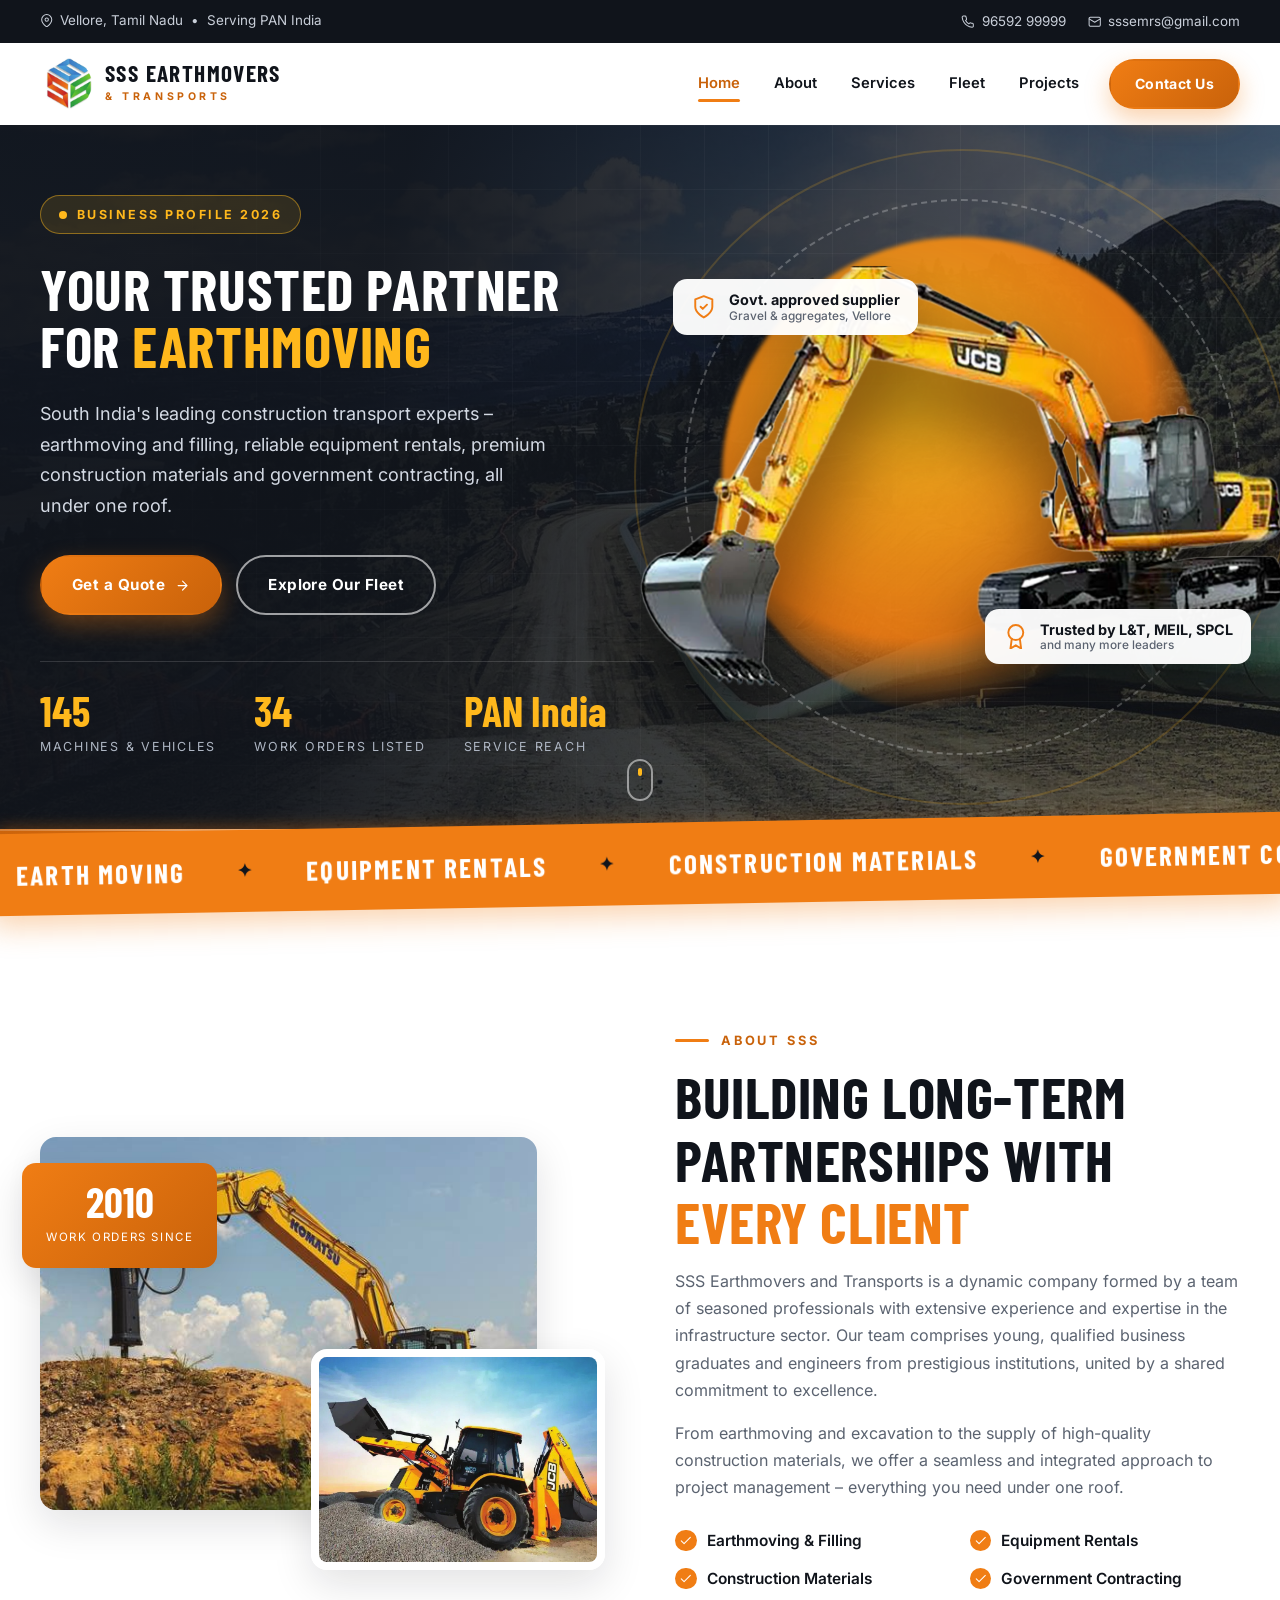
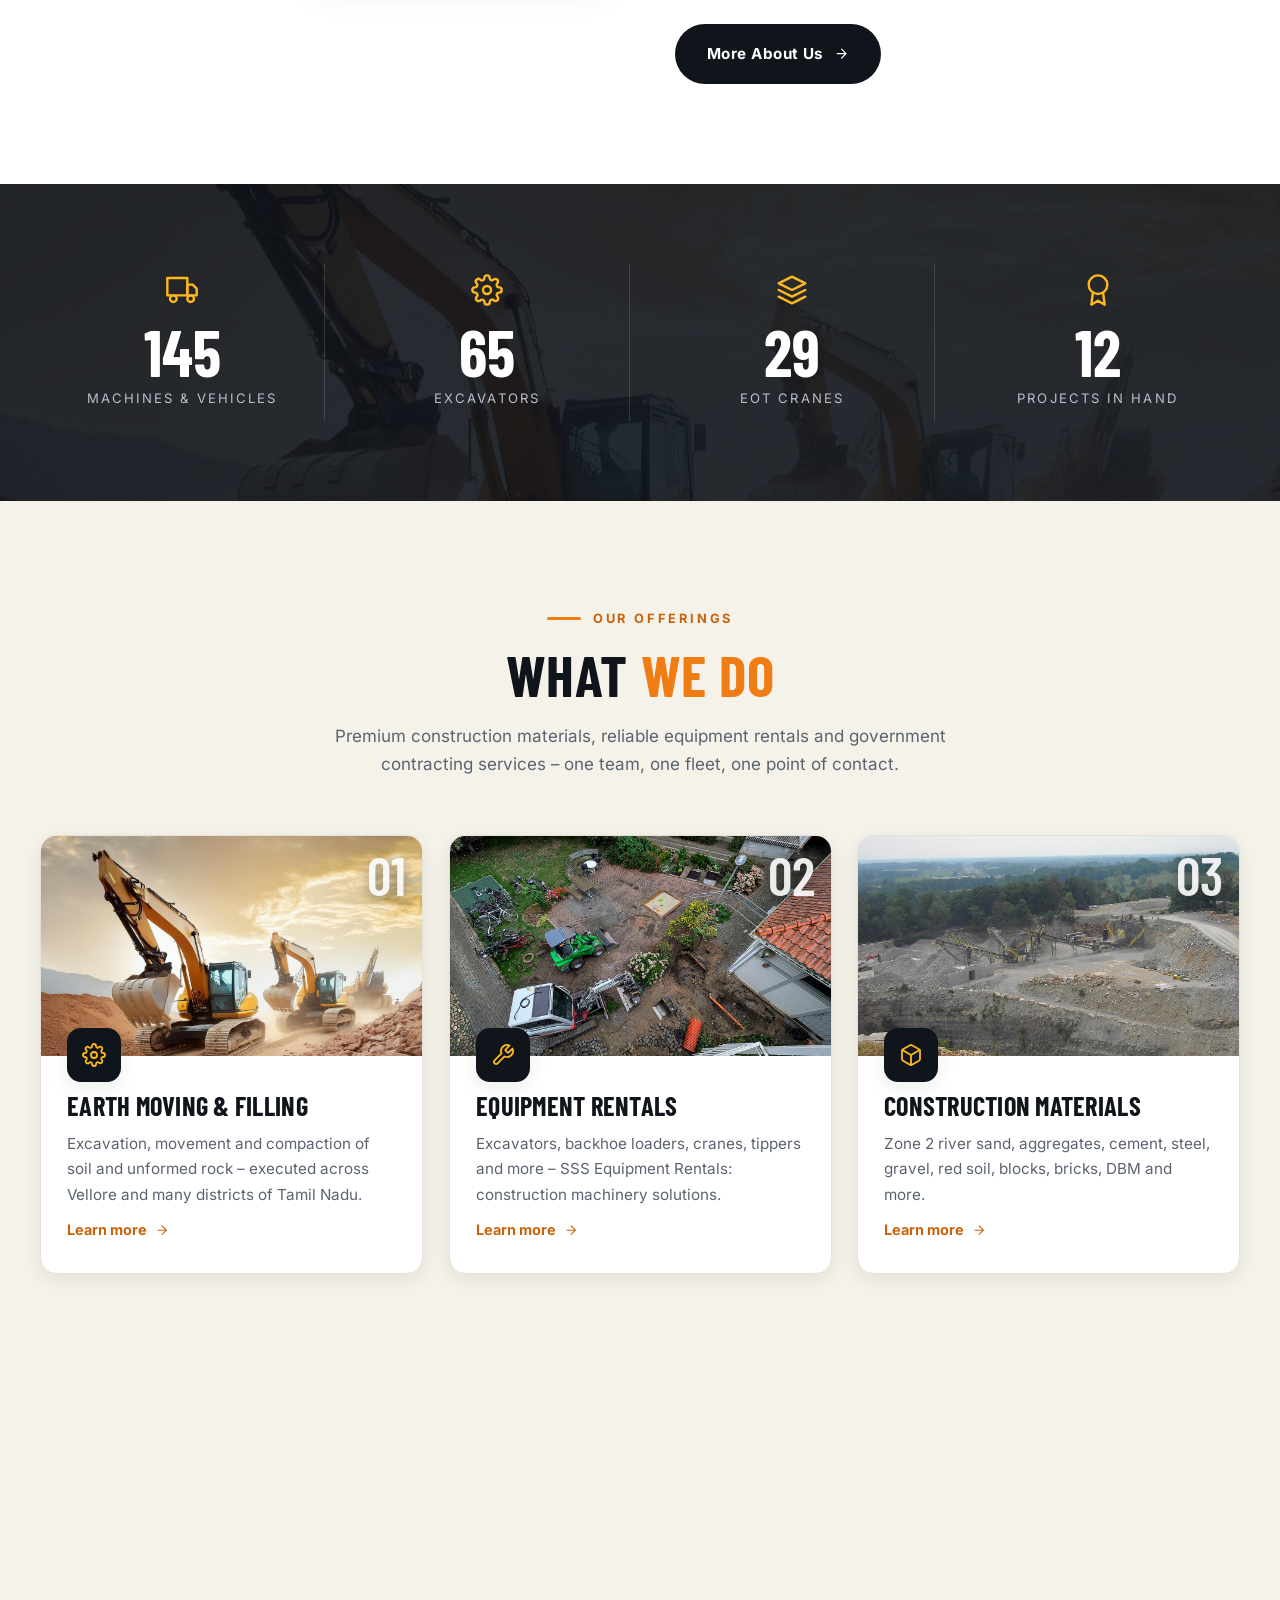
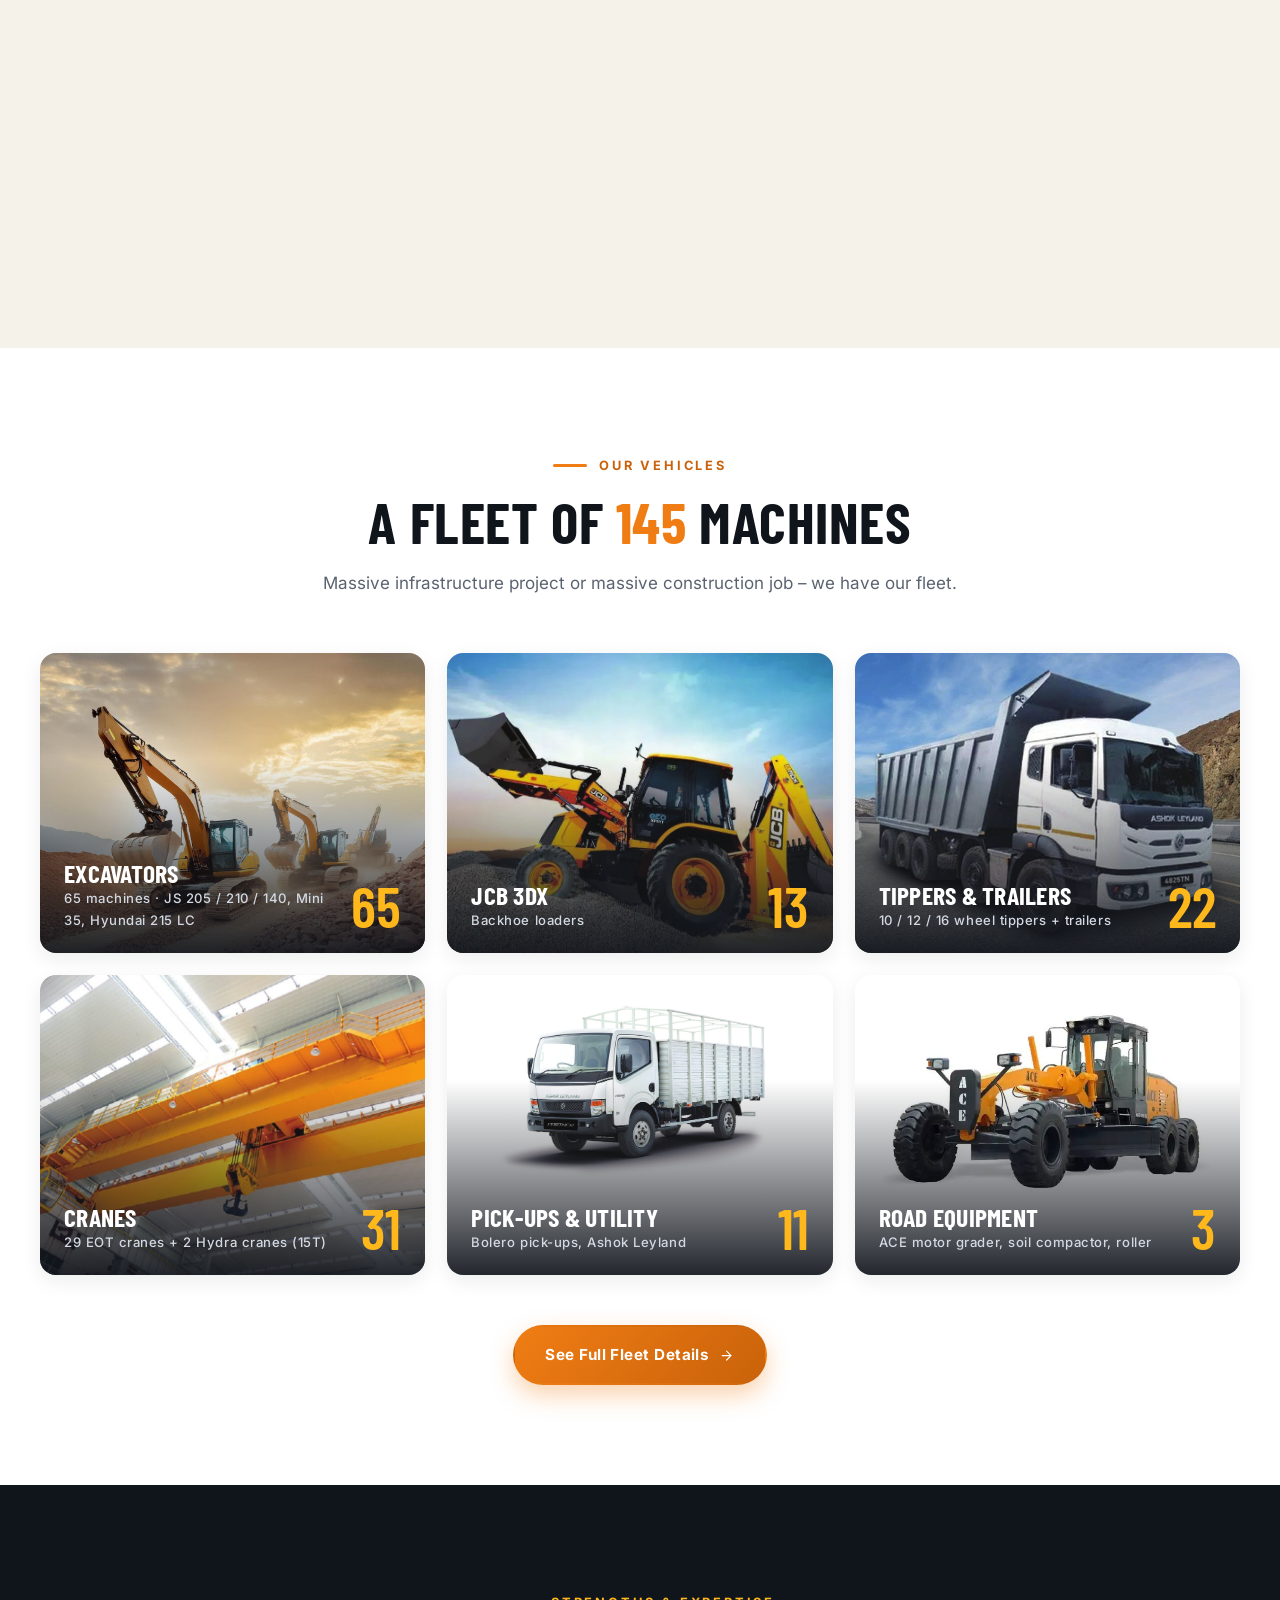
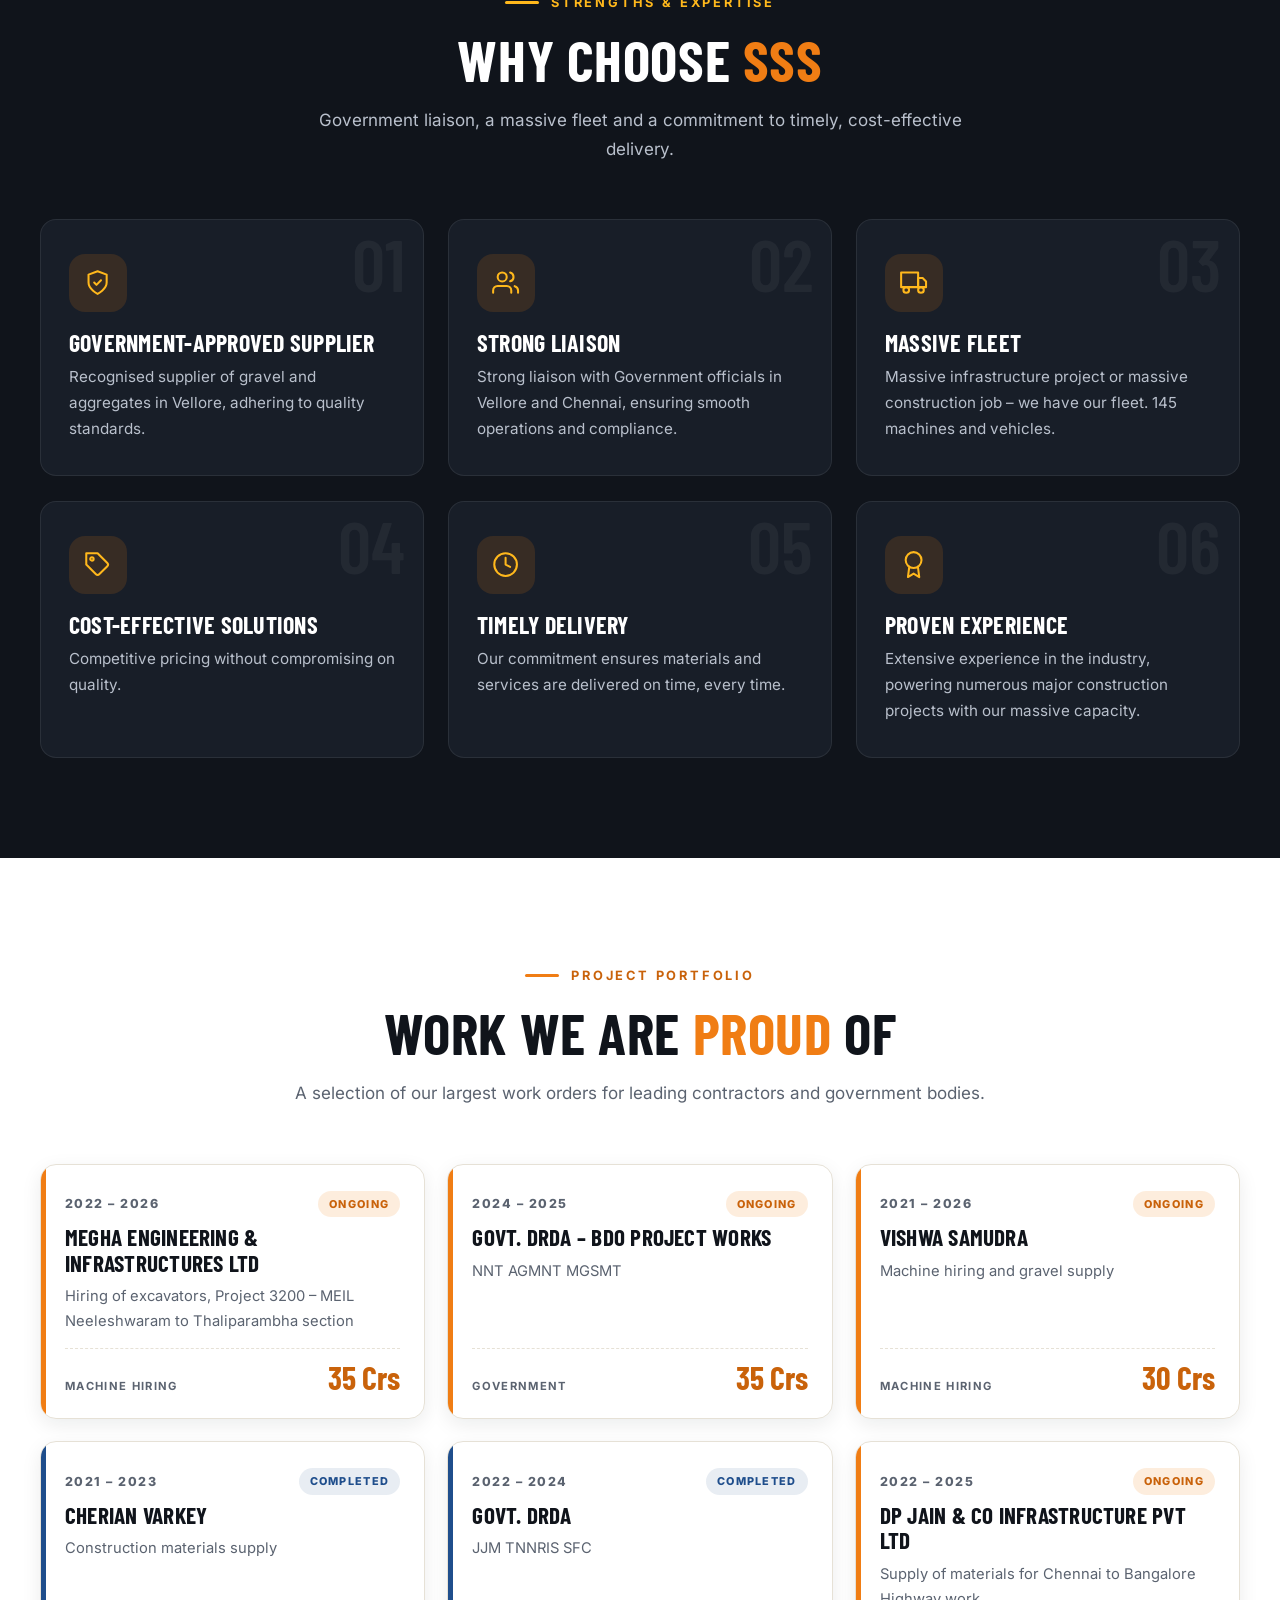
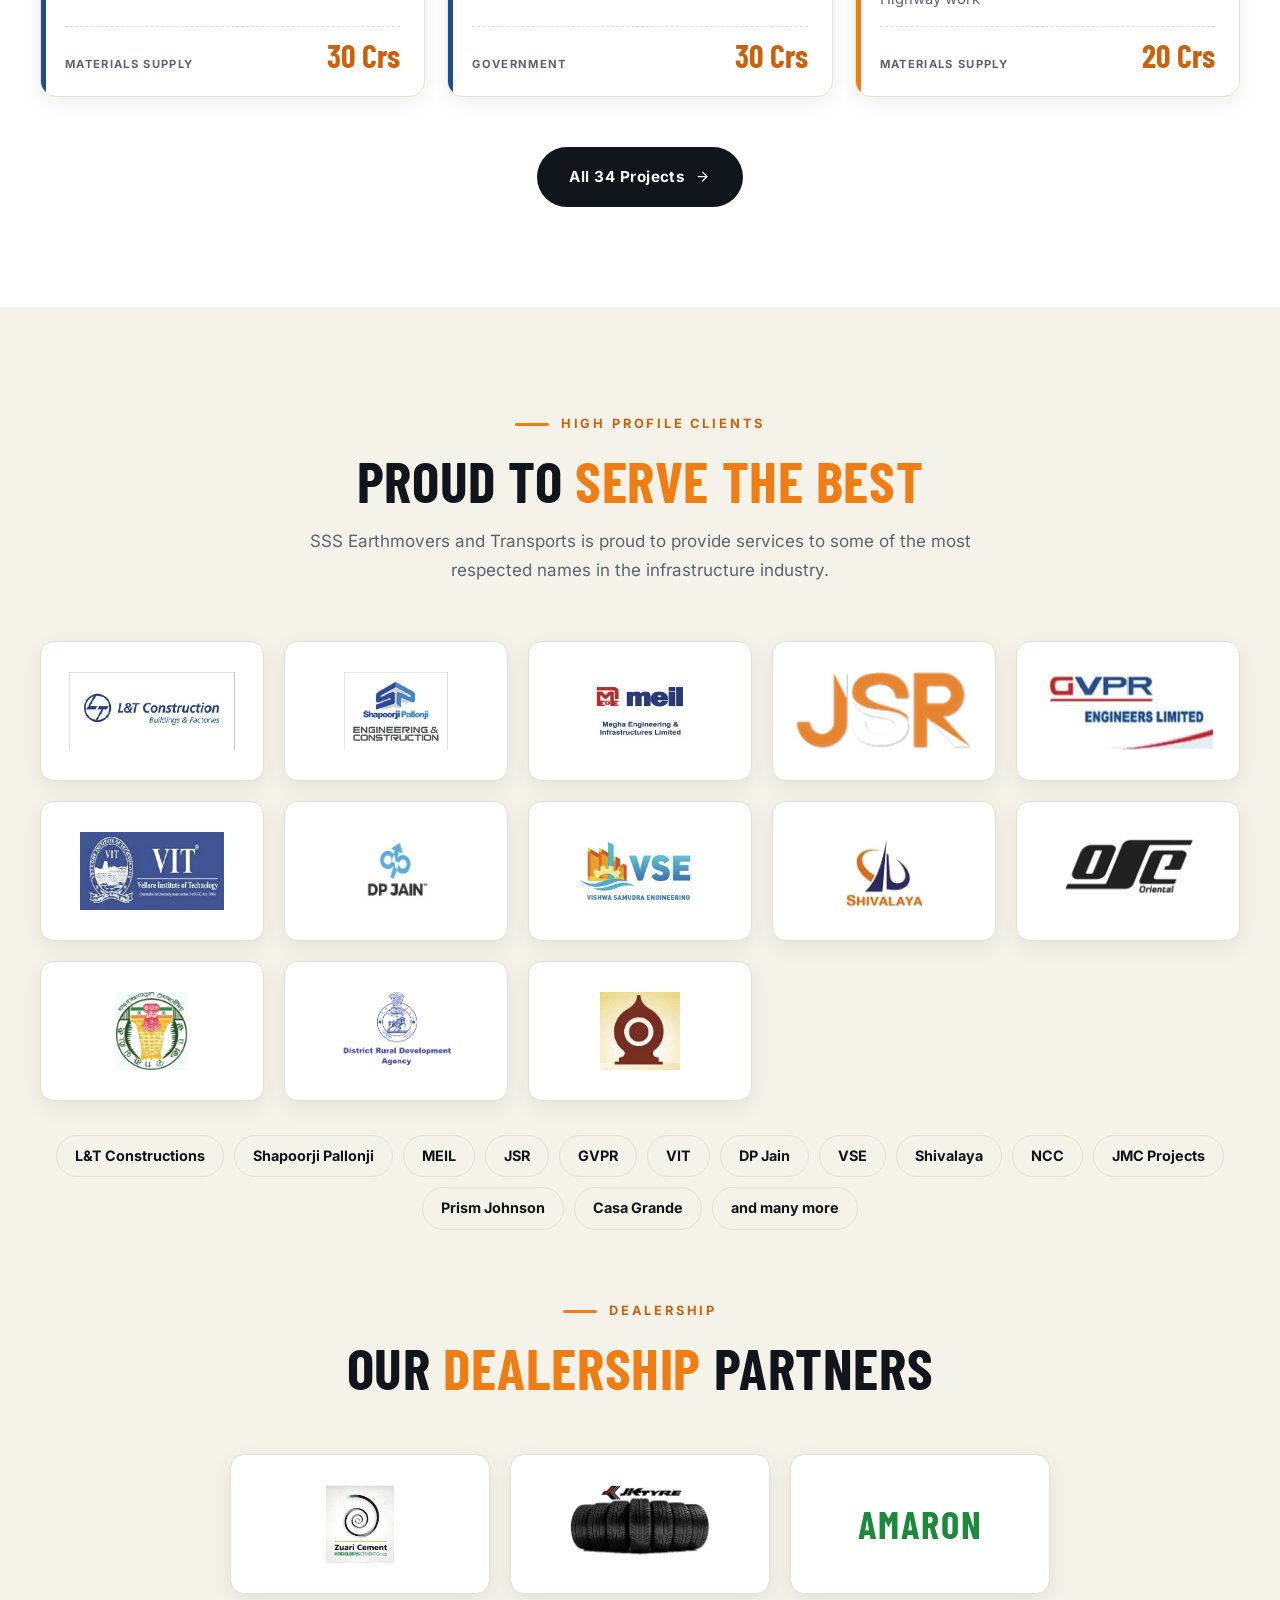
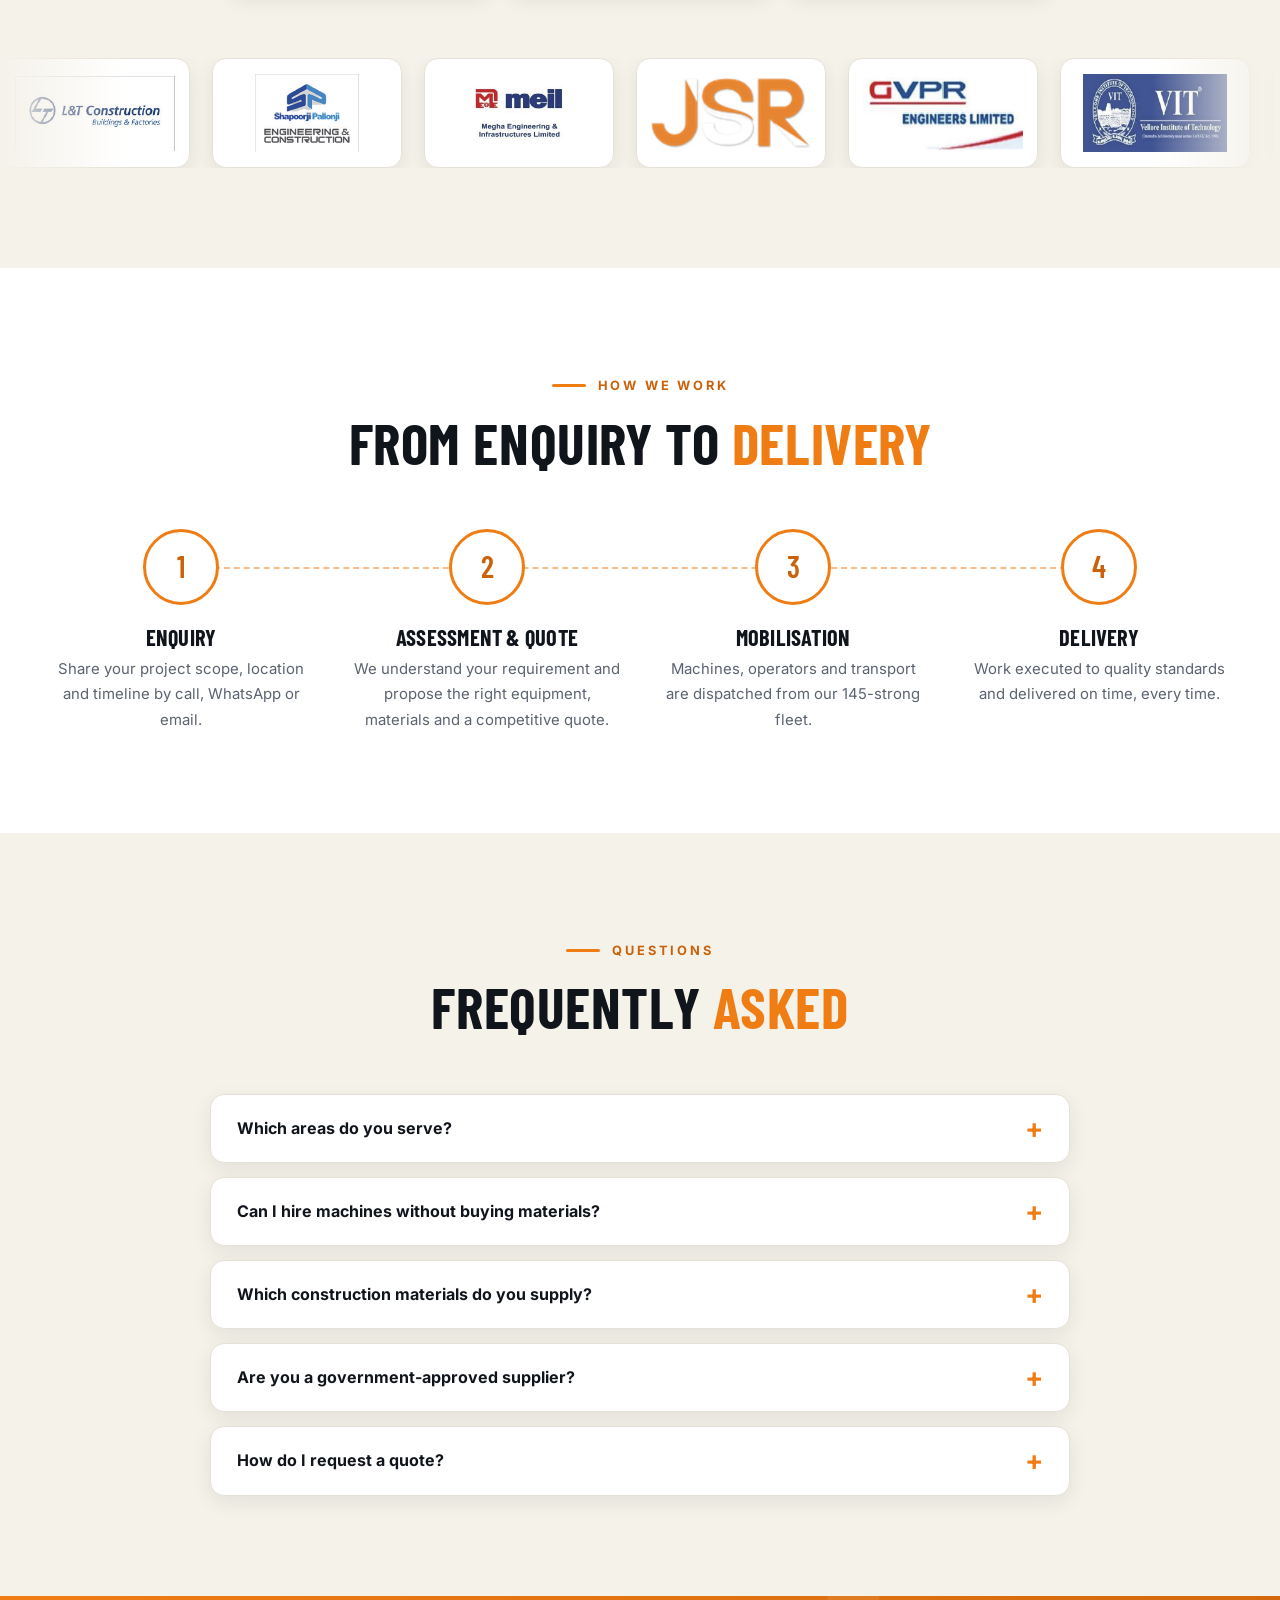
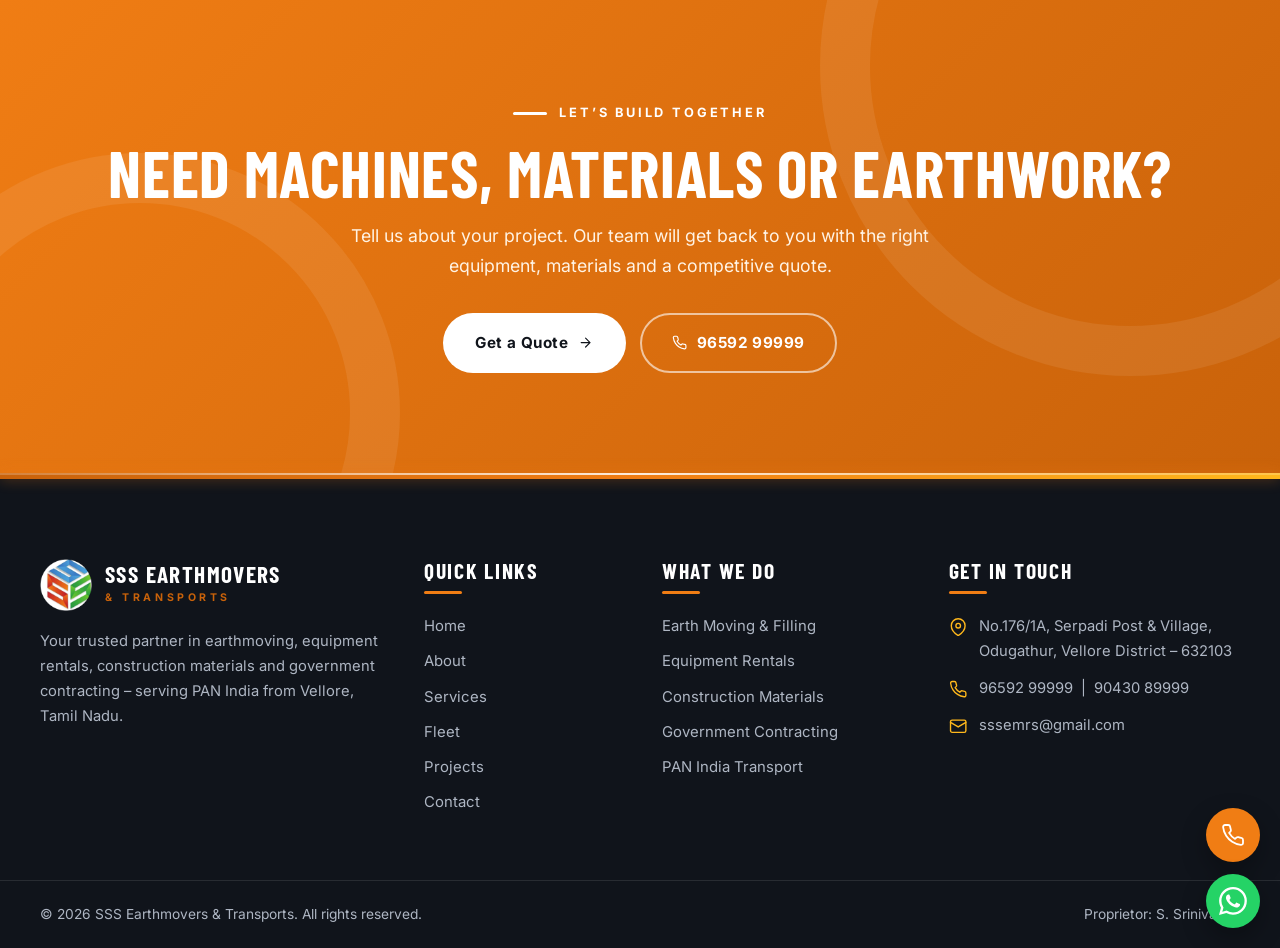
<file: index.html>
<!DOCTYPE html>
<html lang="en">
<head>
<meta charset="utf-8">
<meta name="viewport" content="width=device-width, initial-scale=1">
<title>SSS Earthmovers & Transports | Earthmoving, Equipment Rental & Construction Materials – Vellore</title>
<meta name="description" content="SSS Earthmovers & Transports – earthmoving and filling, heavy equipment rentals, construction materials supply and government contracting. Vellore, Tamil Nadu. Serving PAN India.">
<meta name="theme-color" content="#10141B">
<link rel="icon" href="images/favicon.png">
<link rel="preload" href="fonts/barlow-condensed-latin-700-normal.woff2" as="font" type="font/woff2" crossorigin><link rel="preload" href="fonts/inter-latin-400-normal.woff2" as="font" type="font/woff2" crossorigin>
<link rel="stylesheet" href="style.css">
<script>document.documentElement.classList.add('js');try{if(!sessionStorage.getItem('sss_seen'))document.documentElement.classList.add('pl')}catch(e){}</script>
</head>
<body>
<div class="preloader" aria-hidden="true"><div class="pl-box"><img src="images/logo.png" alt=""><b>SSS EARTHMOVERS</b><div class="pl-bar"><i></i></div></div></div>
<div class="progress"></div>
<div class="topbar"><div class="container">
  <div class="grp"><span><a href="contact.html"><svg class="ic" viewBox="0 0 24 24" fill="none" stroke="currentColor" stroke-width="1.8" stroke-linecap="round" stroke-linejoin="round" aria-hidden="true"><path d="M21 10c0 7-9 13-9 13S3 17 3 10a9 9 0 0 1 18 0z"/><circle cx="12" cy="10" r="3"/></svg> Vellore, Tamil Nadu &nbsp;•&nbsp; Serving PAN India</a></span></div>
  <div class="grp"><a href="tel:+919659299999"><svg class="ic" viewBox="0 0 24 24" fill="none" stroke="currentColor" stroke-width="1.8" stroke-linecap="round" stroke-linejoin="round" aria-hidden="true"><path d="M22 16.92v3a2 2 0 0 1-2.18 2 19.79 19.79 0 0 1-8.63-3.07 19.5 19.5 0 0 1-6-6 19.79 19.79 0 0 1-3.07-8.67A2 2 0 0 1 4.11 2h3a2 2 0 0 1 2 1.72c.13.96.36 1.9.7 2.81a2 2 0 0 1-.45 2.11L8.09 9.91a16 16 0 0 0 6 6l1.27-1.27a2 2 0 0 1 2.11-.45c.91.34 1.85.57 2.81.7A2 2 0 0 1 22 16.92z"/></svg> 96592 99999</a><a href="mailto:sssemrs@gmail.com"><svg class="ic" viewBox="0 0 24 24" fill="none" stroke="currentColor" stroke-width="1.8" stroke-linecap="round" stroke-linejoin="round" aria-hidden="true"><rect x="2" y="4" width="20" height="16" rx="2"/><path d="m22 7-10 6L2 7"/></svg> sssemrs@gmail.com</a></div>
</div></div>
<header class="nav"><div class="container">
  <a class="brand" href="index.html"><img src="images/logo.png" alt="SSS logo"><span><b>SSS Earthmovers</b><small>&amp; TRANSPORTS</small></span></a>
  <input type="checkbox" id="nav-toggle" aria-label="Toggle menu"><label class="burger" for="nav-toggle"><span></span><span></span><span></span></label>
  <nav class="menu"><a href="index.html" class=active>Home</a><a href="about.html">About</a><a href="services.html">Services</a><a href="fleet.html">Fleet</a><a href="projects.html">Projects</a><a href="contact.html" class="btn btn-primary">Contact Us</a></nav>
</div></header>

<section class="hero">
  <div class="container">
    <div class="hero-copy">
      <span class="hero-tag"><i></i> Business Profile 2026</span>
      <h1><span class="line"><span>Your trusted partner</span></span><span class="line"><span>for <span class="rot"><span class="rot-in"><span>Earthmoving</span><span>Equipment Hire</span><span>Materials Supply</span><span>Transport</span><span>Earthmoving</span></span></span></span></span></h1>
      <p class="sub">South India's leading construction transport experts – earthmoving and filling, reliable equipment rentals, premium construction materials and government contracting, all under one roof.</p>
      <div class="cta"><a class="btn btn-primary" href="contact.html">Get a Quote <svg class="ic" viewBox="0 0 24 24" fill="none" stroke="currentColor" stroke-width="1.8" stroke-linecap="round" stroke-linejoin="round" aria-hidden="true"><path d="M5 12h14M12 5l7 7-7 7"/></svg></a><a class="btn btn-ghost" href="fleet.html">Explore Our Fleet</a></div>
      <div class="hero-stats">
        <div><b data-count="145">0</b><span>Machines &amp; vehicles</span></div>
        <div><b data-count="34">0</b><span>Work orders listed</span></div>
        <div><b>PAN India</b><span>Service reach</span></div>
      </div>
    </div>
    <div class="hero-art">
      <div class="ring r2"></div><div class="ring r1"></div><div class="glow"></div>
      <img class="jcb" src="images/jcb-cutout.webp" alt="JCB excavator">
      <div class="fbadge fb1"><svg class="ic" viewBox="0 0 24 24" fill="none" stroke="currentColor" stroke-width="1.8" stroke-linecap="round" stroke-linejoin="round" aria-hidden="true"><path d="M12 22s8-4 8-10V5l-8-3-8 3v7c0 6 8 10 8 10z"/><path d="m9 12 2 2 4-4"/></svg><span>Govt. approved supplier<small>Gravel &amp; aggregates, Vellore</small></span></div>
      <div class="fbadge fb2"><svg class="ic" viewBox="0 0 24 24" fill="none" stroke="currentColor" stroke-width="1.8" stroke-linecap="round" stroke-linejoin="round" aria-hidden="true"><circle cx="12" cy="8" r="7"/><path d="M8.21 13.89 7 23l5-3 5 3-1.21-9.12"/></svg><span>Trusted by L&amp;T, MEIL, SPCL<small>and many more leaders</small></span></div>
    </div>
  </div>
  <div class="scroll-ind"></div>
  <div class="brand-divider"></div>
</section>

<div class="ticker" aria-hidden="true"><div class="ticker-track">
  <span>Earth Moving</span><span>Equipment Rentals</span><span>Construction Materials</span><span>Government Contracting</span><span>PAN India Transport</span><span>Earth Moving</span><span>Equipment Rentals</span><span>Construction Materials</span><span>Government Contracting</span><span>PAN India Transport</span><span>Earth Moving</span><span>Equipment Rentals</span><span>Construction Materials</span><span>Government Contracting</span><span>PAN India Transport</span><span>Earth Moving</span><span>Equipment Rentals</span><span>Construction Materials</span><span>Government Contracting</span><span>PAN India Transport</span>
</div></div>

<section class="section" style="padding-top:130px">
  <div class="container split">
    <div class="collage rv rv-l">
      <img class="big" src="images/breaker.jpg" alt="Excavator with rock breaker" loading="lazy">
      <img class="small" src="images/backhoe.jpg" alt="JCB backhoe loader" loading="lazy">
      <div class="stamp"><b data-count="2010">0</b><span>Work orders since</span></div>
    </div>
    <div class="copy rv rv-r">
      <span class="eyebrow">About SSS</span>
      <h2 class="title">Building long-term partnerships with <em>every client</em></h2>
      <p>SSS Earthmovers and Transports is a dynamic company formed by a team of seasoned professionals with extensive experience and expertise in the infrastructure sector. Our team comprises young, qualified business graduates and engineers from prestigious institutions, united by a shared commitment to excellence.</p>
      <p>From earthmoving and excavation to the supply of high-quality construction materials, we offer a seamless and integrated approach to project management – everything you need under one roof.</p>
      <ul class="checks">
        <li><svg class="ic" viewBox="0 0 24 24" fill="none" stroke="currentColor" stroke-width="1.8" stroke-linecap="round" stroke-linejoin="round" aria-hidden="true"><path d="M20 6 9 17l-5-5"/></svg> Earthmoving &amp; Filling</li><li><svg class="ic" viewBox="0 0 24 24" fill="none" stroke="currentColor" stroke-width="1.8" stroke-linecap="round" stroke-linejoin="round" aria-hidden="true"><path d="M20 6 9 17l-5-5"/></svg> Equipment Rentals</li>
        <li><svg class="ic" viewBox="0 0 24 24" fill="none" stroke="currentColor" stroke-width="1.8" stroke-linecap="round" stroke-linejoin="round" aria-hidden="true"><path d="M20 6 9 17l-5-5"/></svg> Construction Materials</li><li><svg class="ic" viewBox="0 0 24 24" fill="none" stroke="currentColor" stroke-width="1.8" stroke-linecap="round" stroke-linejoin="round" aria-hidden="true"><path d="M20 6 9 17l-5-5"/></svg> Government Contracting</li>
      </ul>
      <a class="btn btn-dark" href="about.html">More About Us <svg class="ic" viewBox="0 0 24 24" fill="none" stroke="currentColor" stroke-width="1.8" stroke-linecap="round" stroke-linejoin="round" aria-hidden="true"><path d="M5 12h14M12 5l7 7-7 7"/></svg></a>
    </div>
  </div>
</section>

<section class="stats-band"><div class="container stats-grid stagger">
  <div class="stat rv"><svg class="ic" viewBox="0 0 24 24" fill="none" stroke="currentColor" stroke-width="1.8" stroke-linecap="round" stroke-linejoin="round" aria-hidden="true"><rect x="1" y="3" width="15" height="13"/><path d="M16 8h4l3 3v5h-7V8z"/><circle cx="5.5" cy="18.5" r="2.5"/><circle cx="18.5" cy="18.5" r="2.5"/></svg><b data-count="145">0</b><span>Machines &amp; Vehicles</span></div>
  <div class="stat rv"><svg class="ic" viewBox="0 0 24 24" fill="none" stroke="currentColor" stroke-width="1.8" stroke-linecap="round" stroke-linejoin="round" aria-hidden="true"><circle cx="12" cy="12" r="3"/><path d="M19.4 15a1.65 1.65 0 0 0 .33 1.82l.06.06a2 2 0 1 1-2.83 2.83l-.06-.06a1.65 1.65 0 0 0-1.82-.33 1.65 1.65 0 0 0-1 1.51V21a2 2 0 1 1-4 0v-.09A1.65 1.65 0 0 0 9 19.4a1.65 1.65 0 0 0-1.82.33l-.06.06a2 2 0 1 1-2.83-2.83l.06-.06A1.65 1.65 0 0 0 4.68 15a1.65 1.65 0 0 0-1.51-1H3a2 2 0 1 1 0-4h.09A1.65 1.65 0 0 0 4.6 9a1.65 1.65 0 0 0-.33-1.82l-.06-.06a2 2 0 1 1 2.83-2.83l.06.06A1.65 1.65 0 0 0 9 4.68a1.65 1.65 0 0 0 1-1.51V3a2 2 0 1 1 4 0v.09a1.65 1.65 0 0 0 1 1.51 1.65 1.65 0 0 0 1.82-.33l.06-.06a2 2 0 1 1 2.83 2.83l-.06.06A1.65 1.65 0 0 0 19.4 9a1.65 1.65 0 0 0 1.51 1H21a2 2 0 1 1 0 4h-.09a1.65 1.65 0 0 0-1.51 1z"/></svg><b data-count="65">0</b><span>Excavators</span></div>
  <div class="stat rv"><svg class="ic" viewBox="0 0 24 24" fill="none" stroke="currentColor" stroke-width="1.8" stroke-linecap="round" stroke-linejoin="round" aria-hidden="true"><path d="m12 2 10 5-10 5L2 7l10-5z"/><path d="m2 17 10 5 10-5M2 12l10 5 10-5"/></svg><b data-count="29">0</b><span>EOT Cranes</span></div>
  <div class="stat rv"><svg class="ic" viewBox="0 0 24 24" fill="none" stroke="currentColor" stroke-width="1.8" stroke-linecap="round" stroke-linejoin="round" aria-hidden="true"><circle cx="12" cy="8" r="7"/><path d="M8.21 13.89 7 23l5-3 5 3-1.21-9.12"/></svg><b data-count="12">0</b><span>Projects in hand</span></div>
</div></section>

<section class="section soft">
  <div class="container">
    <div class="head center rv"><span class="eyebrow">Our Offerings</span><h2 class="title">What <em>we do</em></h2><p class="lead">Premium construction materials, reliable equipment rentals and government contracting services – one team, one fleet, one point of contact.</p></div>
    <div class="svc-grid stagger"><article class="svc tilt rv"><div class="pic"><img src="images/excavators.jpg" alt="Earth Moving &amp; Filling" loading="lazy"><span class="num">01</span></div><div class="body"><div class="ico"><svg class="ic" viewBox="0 0 24 24" fill="none" stroke="currentColor" stroke-width="1.8" stroke-linecap="round" stroke-linejoin="round" aria-hidden="true"><circle cx="12" cy="12" r="3"/><path d="M19.4 15a1.65 1.65 0 0 0 .33 1.82l.06.06a2 2 0 1 1-2.83 2.83l-.06-.06a1.65 1.65 0 0 0-1.82-.33 1.65 1.65 0 0 0-1 1.51V21a2 2 0 1 1-4 0v-.09A1.65 1.65 0 0 0 9 19.4a1.65 1.65 0 0 0-1.82.33l-.06.06a2 2 0 1 1-2.83-2.83l.06-.06A1.65 1.65 0 0 0 4.68 15a1.65 1.65 0 0 0-1.51-1H3a2 2 0 1 1 0-4h.09A1.65 1.65 0 0 0 4.6 9a1.65 1.65 0 0 0-.33-1.82l-.06-.06a2 2 0 1 1 2.83-2.83l.06.06A1.65 1.65 0 0 0 9 4.68a1.65 1.65 0 0 0 1-1.51V3a2 2 0 1 1 4 0v.09a1.65 1.65 0 0 0 1 1.51 1.65 1.65 0 0 0 1.82-.33l.06-.06a2 2 0 1 1 2.83 2.83l-.06.06A1.65 1.65 0 0 0 19.4 9a1.65 1.65 0 0 0 1.51 1H21a2 2 0 1 1 0 4h-.09a1.65 1.65 0 0 0-1.51 1z"/></svg></div><h3>Earth Moving &amp; Filling</h3><p>Excavation, movement and compaction of soil and unformed rock – executed across Vellore and many districts of Tamil Nadu.</p><a class="more-link" href="services.html">Learn more <svg class="ic" viewBox="0 0 24 24" fill="none" stroke="currentColor" stroke-width="1.8" stroke-linecap="round" stroke-linejoin="round" aria-hidden="true"><path d="M5 12h14M12 5l7 7-7 7"/></svg></a></div></article><article class="svc tilt rv"><div class="pic"><img src="images/equipment-rentals.jpg" alt="Equipment Rentals" loading="lazy"><span class="num">02</span></div><div class="body"><div class="ico"><svg class="ic" viewBox="0 0 24 24" fill="none" stroke="currentColor" stroke-width="1.8" stroke-linecap="round" stroke-linejoin="round" aria-hidden="true"><path d="M14.7 6.3a1 1 0 0 0 0 1.4l1.6 1.6a1 1 0 0 0 1.4 0l3.77-3.77a6 6 0 0 1-7.94 7.94l-6.91 6.91a2.12 2.12 0 0 1-3-3l6.91-6.91a6 6 0 0 1 7.94-7.94l-3.76 3.76z"/></svg></div><h3>Equipment Rentals</h3><p>Excavators, backhoe loaders, cranes, tippers and more – SSS Equipment Rentals: construction machinery solutions.</p><a class="more-link" href="services.html">Learn more <svg class="ic" viewBox="0 0 24 24" fill="none" stroke="currentColor" stroke-width="1.8" stroke-linecap="round" stroke-linejoin="round" aria-hidden="true"><path d="M5 12h14M12 5l7 7-7 7"/></svg></a></div></article><article class="svc tilt rv"><div class="pic"><img src="images/construction-materials.jpg" alt="Construction Materials" loading="lazy"><span class="num">03</span></div><div class="body"><div class="ico"><svg class="ic" viewBox="0 0 24 24" fill="none" stroke="currentColor" stroke-width="1.8" stroke-linecap="round" stroke-linejoin="round" aria-hidden="true"><path d="M21 16V8a2 2 0 0 0-1-1.73l-7-4a2 2 0 0 0-2 0l-7 4A2 2 0 0 0 3 8v8a2 2 0 0 0 1 1.73l7 4a2 2 0 0 0 2 0l7-4A2 2 0 0 0 21 16z"/><path d="m3.27 6.96 8.73 5.05 8.73-5.05M12 22.08V12"/></svg></div><h3>Construction Materials</h3><p>Zone 2 river sand, aggregates, cement, steel, gravel, red soil, blocks, bricks, DBM and more.</p><a class="more-link" href="services.html">Learn more <svg class="ic" viewBox="0 0 24 24" fill="none" stroke="currentColor" stroke-width="1.8" stroke-linecap="round" stroke-linejoin="round" aria-hidden="true"><path d="M5 12h14M12 5l7 7-7 7"/></svg></a></div></article><article class="svc tilt rv"><div class="pic"><img src="images/government-contracting.jpg" alt="Government Contracting" loading="lazy"><span class="num">04</span></div><div class="body"><div class="ico"><svg class="ic" viewBox="0 0 24 24" fill="none" stroke="currentColor" stroke-width="1.8" stroke-linecap="round" stroke-linejoin="round" aria-hidden="true"><path d="M3 21h18M5 21V8l7-5 7 5v13M9 21v-6h6v6"/></svg></div><h3>Government Contracting</h3><p>Government-approved supplier of gravel and aggregates in Vellore, with work for DRDA, BDO, HR &amp; CE and local bodies.</p><a class="more-link" href="services.html">Learn more <svg class="ic" viewBox="0 0 24 24" fill="none" stroke="currentColor" stroke-width="1.8" stroke-linecap="round" stroke-linejoin="round" aria-hidden="true"><path d="M5 12h14M12 5l7 7-7 7"/></svg></a></div></article><article class="svc tilt rv"><div class="pic"><img src="images/pan-india-transport.jpg" alt="PAN India Transport" loading="lazy"><span class="num">05</span></div><div class="body"><div class="ico"><svg class="ic" viewBox="0 0 24 24" fill="none" stroke="currentColor" stroke-width="1.8" stroke-linecap="round" stroke-linejoin="round" aria-hidden="true"><rect x="1" y="3" width="15" height="13"/><path d="M16 8h4l3 3v5h-7V8z"/><circle cx="5.5" cy="18.5" r="2.5"/><circle cx="18.5" cy="18.5" r="2.5"/></svg></div><h3>PAN India Transport</h3><p>Expert transport solutions for all construction needs – Tamil Nadu, Karnataka, Andhra Pradesh, Telangana, Kerala and beyond.</p><a class="more-link" href="services.html">Learn more <svg class="ic" viewBox="0 0 24 24" fill="none" stroke="currentColor" stroke-width="1.8" stroke-linecap="round" stroke-linejoin="round" aria-hidden="true"><path d="M5 12h14M12 5l7 7-7 7"/></svg></a></div></article><article class="svc tilt rv"><div class="pic"><img src="images/eot-crane.jpg" alt="EOT &amp; Crane Hiring" loading="lazy"><span class="num">06</span></div><div class="body"><div class="ico"><svg class="ic" viewBox="0 0 24 24" fill="none" stroke="currentColor" stroke-width="1.8" stroke-linecap="round" stroke-linejoin="round" aria-hidden="true"><path d="m12 2 10 5-10 5L2 7l10-5z"/><path d="m2 17 10 5 10-5M2 12l10 5 10-5"/></svg></div><h3>EOT &amp; Crane Hiring</h3><p>A fleet of 29 EOT cranes and Hydra cranes for heavy lifting – trusted on L&amp;T projects.</p><a class="more-link" href="services.html">Learn more <svg class="ic" viewBox="0 0 24 24" fill="none" stroke="currentColor" stroke-width="1.8" stroke-linecap="round" stroke-linejoin="round" aria-hidden="true"><path d="M5 12h14M12 5l7 7-7 7"/></svg></a></div></article></div>
    <div style="text-align:center;margin-top:50px" class="rv"><a class="btn btn-dark" href="services.html">View All Services <svg class="ic" viewBox="0 0 24 24" fill="none" stroke="currentColor" stroke-width="1.8" stroke-linecap="round" stroke-linejoin="round" aria-hidden="true"><path d="M5 12h14M12 5l7 7-7 7"/></svg></a></div>
  </div>
</section>

<section class="section">
  <div class="container">
    <div class="head center rv"><span class="eyebrow">Our Vehicles</span><h2 class="title">A fleet of <em>145</em> machines</h2><p class="lead">Massive infrastructure project or massive construction job – we have our fleet.</p></div>
    <div class="tiles stagger"><a class="tile  rv" href="fleet.html"><img src="images/excavators.jpg" alt="Excavators" loading="lazy"><div class="info"><div><h3>Excavators</h3><small>65 machines · JS 205 / 210 / 140, Mini 35, Hyundai 215 LC</small></div><span class="cnt" data-count="65">0</span></div></a><a class="tile  rv" href="fleet.html"><img src="images/backhoe.jpg" alt="JCB 3DX" loading="lazy"><div class="info"><div><h3>JCB 3DX</h3><small>Backhoe loaders</small></div><span class="cnt" data-count="13">0</span></div></a><a class="tile  rv" href="fleet.html"><img src="images/tipper.jpg" alt="Tippers & Trailers" loading="lazy"><div class="info"><div><h3>Tippers & Trailers</h3><small>10 / 12 / 16 wheel tippers + trailers</small></div><span class="cnt" data-count="22">0</span></div></a><a class="tile  rv" href="fleet.html"><img src="images/eot-crane.jpg" alt="Cranes" loading="lazy"><div class="info"><div><h3>Cranes</h3><small>29 EOT cranes + 2 Hydra cranes (15T)</small></div><span class="cnt" data-count="31">0</span></div></a><a class="tile contain rv" href="fleet.html"><img src="images/pickup.jpg" alt="Pick-ups & Utility" loading="lazy"><div class="info"><div><h3>Pick-ups & Utility</h3><small>Bolero pick-ups, Ashok Leyland</small></div><span class="cnt" data-count="11">0</span></div></a><a class="tile contain rv" href="fleet.html"><img src="images/grader.jpg" alt="Road Equipment" loading="lazy"><div class="info"><div><h3>Road Equipment</h3><small>ACE motor grader, soil compactor, roller</small></div><span class="cnt" data-count="3">0</span></div></a></div>
    <div style="text-align:center;margin-top:50px" class="rv"><a class="btn btn-primary" href="fleet.html">See Full Fleet Details <svg class="ic" viewBox="0 0 24 24" fill="none" stroke="currentColor" stroke-width="1.8" stroke-linecap="round" stroke-linejoin="round" aria-hidden="true"><path d="M5 12h14M12 5l7 7-7 7"/></svg></a></div>
  </div>
</section>

<section class="section dark">
  <div class="container">
    <div class="head center rv"><span class="eyebrow">Strengths &amp; Expertise</span><h2 class="title">Why choose <em>SSS</em></h2><p class="lead">Government liaison, a massive fleet and a commitment to timely, cost-effective delivery.</p></div>
    <div class="why-grid stagger"><div class="why tilt rv"><span class="no">01</span><div class="ico"><svg class="ic" viewBox="0 0 24 24" fill="none" stroke="currentColor" stroke-width="1.8" stroke-linecap="round" stroke-linejoin="round" aria-hidden="true"><path d="M12 22s8-4 8-10V5l-8-3-8 3v7c0 6 8 10 8 10z"/><path d="m9 12 2 2 4-4"/></svg></div><h3>Government-approved supplier</h3><p>Recognised supplier of gravel and aggregates in Vellore, adhering to quality standards.</p></div><div class="why tilt rv"><span class="no">02</span><div class="ico"><svg class="ic" viewBox="0 0 24 24" fill="none" stroke="currentColor" stroke-width="1.8" stroke-linecap="round" stroke-linejoin="round" aria-hidden="true"><path d="M17 21v-2a4 4 0 0 0-4-4H5a4 4 0 0 0-4 4v2"/><circle cx="9" cy="7" r="4"/><path d="M23 21v-2a4 4 0 0 0-3-3.87M16 3.13a4 4 0 0 1 0 7.75"/></svg></div><h3>Strong liaison</h3><p>Strong liaison with Government officials in Vellore and Chennai, ensuring smooth operations and compliance.</p></div><div class="why tilt rv"><span class="no">03</span><div class="ico"><svg class="ic" viewBox="0 0 24 24" fill="none" stroke="currentColor" stroke-width="1.8" stroke-linecap="round" stroke-linejoin="round" aria-hidden="true"><rect x="1" y="3" width="15" height="13"/><path d="M16 8h4l3 3v5h-7V8z"/><circle cx="5.5" cy="18.5" r="2.5"/><circle cx="18.5" cy="18.5" r="2.5"/></svg></div><h3>Massive fleet</h3><p>Massive infrastructure project or massive construction job – we have our fleet. 145 machines and vehicles.</p></div><div class="why tilt rv"><span class="no">04</span><div class="ico"><svg class="ic" viewBox="0 0 24 24" fill="none" stroke="currentColor" stroke-width="1.8" stroke-linecap="round" stroke-linejoin="round" aria-hidden="true"><path d="M20.59 13.41 13.42 20.58a2 2 0 0 1-2.83 0L2 12V2h10l8.59 8.59a2 2 0 0 1 0 2.82z"/><circle cx="7" cy="7" r="1.5"/></svg></div><h3>Cost-effective solutions</h3><p>Competitive pricing without compromising on quality.</p></div><div class="why tilt rv"><span class="no">05</span><div class="ico"><svg class="ic" viewBox="0 0 24 24" fill="none" stroke="currentColor" stroke-width="1.8" stroke-linecap="round" stroke-linejoin="round" aria-hidden="true"><circle cx="12" cy="12" r="10"/><path d="M12 6v6l4 2"/></svg></div><h3>Timely delivery</h3><p>Our commitment ensures materials and services are delivered on time, every time.</p></div><div class="why tilt rv"><span class="no">06</span><div class="ico"><svg class="ic" viewBox="0 0 24 24" fill="none" stroke="currentColor" stroke-width="1.8" stroke-linecap="round" stroke-linejoin="round" aria-hidden="true"><circle cx="12" cy="8" r="7"/><path d="M8.21 13.89 7 23l5-3 5 3-1.21-9.12"/></svg></div><h3>Proven experience</h3><p>Extensive experience in the industry, powering numerous major construction projects with our massive capacity.</p></div></div>
  </div>
</section>

<section class="section">
  <div class="container">
    <div class="head center rv"><span class="eyebrow">Project Portfolio</span><h2 class="title">Work we are <em>proud</em> of</h2><p class="lead">A selection of our largest work orders for leading contractors and government bodies.</p></div>
    <div class="proj-grid stagger"><article class="proj rv live" data-tags="hiring ongoing"><div class="top"><span class="yr">2022 – 2026</span><span class="chip">Ongoing</span></div><h4>Megha Engineering &amp; Infrastructures Ltd</h4><p>Hiring of excavators, Project 3200 – MEIL Neeleshwaram to Thaliparambha section</p><div class="val"><small>Machine hiring</small><b>35 Crs</b></div></article><article class="proj rv live" data-tags="govt ongoing"><div class="top"><span class="yr">2024 – 2025</span><span class="chip">Ongoing</span></div><h4>Govt. DRDA – BDO Project Works</h4><p>NNT AGMNT MGSMT</p><div class="val"><small>Government</small><b>35 Crs</b></div></article><article class="proj rv live" data-tags="hiring materials ongoing"><div class="top"><span class="yr">2021 – 2026</span><span class="chip">Ongoing</span></div><h4>Vishwa Samudra</h4><p>Machine hiring and gravel supply</p><div class="val"><small>Machine hiring</small><b>30 Crs</b></div></article><article class="proj rv" data-tags="materials completed"><div class="top"><span class="yr">2021 – 2023</span><span class="chip">Completed</span></div><h4>Cherian Varkey</h4><p>Construction materials supply</p><div class="val"><small>Materials supply</small><b>30 Crs</b></div></article><article class="proj rv" data-tags="govt completed"><div class="top"><span class="yr">2022 – 2024</span><span class="chip">Completed</span></div><h4>Govt. DRDA</h4><p>JJM TNNRIS SFC</p><div class="val"><small>Government</small><b>30 Crs</b></div></article><article class="proj rv live" data-tags="materials roads ongoing"><div class="top"><span class="yr">2022 – 2025</span><span class="chip">Ongoing</span></div><h4>DP Jain &amp; Co Infrastructure Pvt Ltd</h4><p>Supply of materials for Chennai to Bangalore Highway work</p><div class="val"><small>Materials supply</small><b>20 Crs</b></div></article></div>
    <div style="text-align:center;margin-top:50px" class="rv"><a class="btn btn-dark" href="projects.html">All 34 Projects <svg class="ic" viewBox="0 0 24 24" fill="none" stroke="currentColor" stroke-width="1.8" stroke-linecap="round" stroke-linejoin="round" aria-hidden="true"><path d="M5 12h14M12 5l7 7-7 7"/></svg></a></div>
  </div>
</section>

<section class="section soft" id="clients">
  <div class="container">
    <div class="head center rv"><span class="eyebrow">High Profile Clients</span><h2 class="title">Proud to <em>serve the best</em></h2><p class="lead">SSS Earthmovers and Transports is proud to provide services to some of the most respected names in the infrastructure industry.</p></div>
    <div class="logo-grid stagger"><div class="logo-card rv"><img src="images/clients/lt.png" alt="L&amp;T Construction" loading="lazy"></div><div class="logo-card rv"><img src="images/clients/spcl.png" alt="Shapoorji Pallonji" loading="lazy"></div><div class="logo-card rv"><img src="images/clients/meil.png" alt="MEIL" loading="lazy"></div><div class="logo-card rv"><img src="images/clients/jsr.png" alt="JSR" loading="lazy"></div><div class="logo-card rv"><img src="images/clients/gvpr.png" alt="GVPR" loading="lazy"></div><div class="logo-card rv"><img src="images/clients/vit.png" alt="VIT" loading="lazy"></div><div class="logo-card rv"><img src="images/clients/dpjain.png" alt="DP Jain" loading="lazy"></div><div class="logo-card rv"><img src="images/clients/vse.png" alt="Vishwa Samudra Engineering" loading="lazy"></div><div class="logo-card rv"><img src="images/clients/shivalaya.png" alt="Shivalaya" loading="lazy"></div><div class="logo-card rv"><img src="images/clients/oriental.png" alt="Oriental" loading="lazy"></div><div class="logo-card rv"><img src="images/clients/tngov.png" alt="Government of Tamil Nadu" loading="lazy"></div><div class="logo-card rv"><img src="images/clients/drda.png" alt="District Rural Development Agency" loading="lazy"></div><div class="logo-card rv"><img src="images/clients/hrce.png" alt="HR &amp; CE Department" loading="lazy"></div></div>
    <ul class="client-chips stagger"><li class="rv">L&amp;T Constructions</li><li class="rv">Shapoorji Pallonji</li><li class="rv">MEIL</li><li class="rv">JSR</li><li class="rv">GVPR</li><li class="rv">VIT</li><li class="rv">DP Jain</li><li class="rv">VSE</li><li class="rv">Shivalaya</li><li class="rv">NCC</li><li class="rv">JMC Projects</li><li class="rv">Prism Johnson</li><li class="rv">Casa Grande</li><li class="rv">and many more</li></ul>

    <div style="margin-top:64px">
      <div class="head center rv"><span class="eyebrow">Dealership</span><h2 class="title">Our <em>dealership</em> partners</h2></div>
      <div class="logo-grid three stagger"><div class="logo-card rv"><img src="images/clients/zuari.png" alt="Zuari Cement" loading="lazy"></div><div class="logo-card rv"><img src="images/clients/jktyre.png" alt="JK Tyre" loading="lazy"></div><div class="logo-card rv"><b style="font-family:var(--f-head);font-size:2.4rem;color:#1d8a3b;letter-spacing:.04em">AMARON</b></div></div>
    </div>
  </div>
  <div style="margin-top:64px"><div class="logo-marquee"><div class="logo-track"><div class="logo-card"><img src="images/clients/lt.png" alt="L&amp;T Construction" loading="lazy"></div><div class="logo-card"><img src="images/clients/spcl.png" alt="Shapoorji Pallonji" loading="lazy"></div><div class="logo-card"><img src="images/clients/meil.png" alt="MEIL" loading="lazy"></div><div class="logo-card"><img src="images/clients/jsr.png" alt="JSR" loading="lazy"></div><div class="logo-card"><img src="images/clients/gvpr.png" alt="GVPR" loading="lazy"></div><div class="logo-card"><img src="images/clients/vit.png" alt="VIT" loading="lazy"></div><div class="logo-card"><img src="images/clients/dpjain.png" alt="DP Jain" loading="lazy"></div><div class="logo-card"><img src="images/clients/vse.png" alt="Vishwa Samudra Engineering" loading="lazy"></div><div class="logo-card"><img src="images/clients/shivalaya.png" alt="Shivalaya" loading="lazy"></div><div class="logo-card"><img src="images/clients/oriental.png" alt="Oriental" loading="lazy"></div><div class="logo-card"><img src="images/clients/tngov.png" alt="Government of Tamil Nadu" loading="lazy"></div><div class="logo-card"><img src="images/clients/drda.png" alt="District Rural Development Agency" loading="lazy"></div><div class="logo-card"><img src="images/clients/hrce.png" alt="HR &amp; CE Department" loading="lazy"></div><div class="logo-card"><img src="images/clients/zuari.png" alt="Zuari Cement" loading="lazy"></div><div class="logo-card"><img src="images/clients/jktyre.png" alt="JK Tyre" loading="lazy"></div><div class="logo-card"><img src="images/clients/lt.png" alt="L&amp;T Construction" loading="lazy"></div><div class="logo-card"><img src="images/clients/spcl.png" alt="Shapoorji Pallonji" loading="lazy"></div><div class="logo-card"><img src="images/clients/meil.png" alt="MEIL" loading="lazy"></div><div class="logo-card"><img src="images/clients/jsr.png" alt="JSR" loading="lazy"></div><div class="logo-card"><img src="images/clients/gvpr.png" alt="GVPR" loading="lazy"></div><div class="logo-card"><img src="images/clients/vit.png" alt="VIT" loading="lazy"></div><div class="logo-card"><img src="images/clients/dpjain.png" alt="DP Jain" loading="lazy"></div><div class="logo-card"><img src="images/clients/vse.png" alt="Vishwa Samudra Engineering" loading="lazy"></div><div class="logo-card"><img src="images/clients/shivalaya.png" alt="Shivalaya" loading="lazy"></div><div class="logo-card"><img src="images/clients/oriental.png" alt="Oriental" loading="lazy"></div><div class="logo-card"><img src="images/clients/tngov.png" alt="Government of Tamil Nadu" loading="lazy"></div><div class="logo-card"><img src="images/clients/drda.png" alt="District Rural Development Agency" loading="lazy"></div><div class="logo-card"><img src="images/clients/hrce.png" alt="HR &amp; CE Department" loading="lazy"></div><div class="logo-card"><img src="images/clients/zuari.png" alt="Zuari Cement" loading="lazy"></div><div class="logo-card"><img src="images/clients/jktyre.png" alt="JK Tyre" loading="lazy"></div></div></div></div>
</section>

<section class="section">
  <div class="container">
    <div class="head center rv"><span class="eyebrow">How We Work</span><h2 class="title">From enquiry to <em>delivery</em></h2></div>
    <div class="steps stagger"><div class="step rv"><div class="dot">1</div><h3>Enquiry</h3><p>Share your project scope, location and timeline by call, WhatsApp or email.</p></div><div class="step rv"><div class="dot">2</div><h3>Assessment & Quote</h3><p>We understand your requirement and propose the right equipment, materials and a competitive quote.</p></div><div class="step rv"><div class="dot">3</div><h3>Mobilisation</h3><p>Machines, operators and transport are dispatched from our 145-strong fleet.</p></div><div class="step rv"><div class="dot">4</div><h3>Delivery</h3><p>Work executed to quality standards and delivered on time, every time.</p></div></div>
  </div>
</section>

<section class="section soft">
  <div class="container">
    <div class="head center rv"><span class="eyebrow">Questions</span><h2 class="title">Frequently <em>asked</em></h2></div>
    <div class="faq stagger"><details class="rv"><summary>Which areas do you serve?</summary><p>We are based in Vellore, Tamil Nadu and provide transport and equipment services across Tamil Nadu, Karnataka, Andhra Pradesh, Telangana, Kerala and beyond – PAN India.</p></details><details class="rv"><summary>Can I hire machines without buying materials?</summary><p>Yes. SSS Equipment Rentals offers excavators, JCB 3DX backhoe loaders, cranes, EOT cranes, tippers and more on hire, separately or along with material supply.</p></details><details class="rv"><summary>Which construction materials do you supply?</summary><p>Zone 2 fine river sand, aggregates (10mm, 12mm, 20mm, 40mm, dust and M-sand), cement, steel, gravel, red soil, solid blocks, paving blocks, bricks, DBM and more.</p></details><details class="rv"><summary>Are you a government-approved supplier?</summary><p>Yes – we are a government-approved supplier of gravel and aggregates in Vellore, recognised for adherence to quality standards, and we have executed work for DRDA, BDO offices, HR &amp; CE and local bodies.</p></details><details class="rv"><summary>How do I request a quote?</summary><p>Call 96592 99999, message us on WhatsApp, email sssemrs@gmail.com or use the enquiry form on the Contact page.</p></details></div>
  </div>
</section>
<section class="cta-band"><div class="container rv"><span class="eyebrow">Let’s build together</span><h2>Need machines, materials or earthwork?</h2><p>Tell us about your project. Our team will get back to you with the right equipment, materials and a competitive quote.</p>
<div class="btns"><a class="btn btn-white" href="contact.html">Get a Quote <svg class="ic" viewBox="0 0 24 24" fill="none" stroke="currentColor" stroke-width="1.8" stroke-linecap="round" stroke-linejoin="round" aria-hidden="true"><path d="M5 12h14M12 5l7 7-7 7"/></svg></a><a class="btn btn-ghost" href="tel:+919659299999"><svg class="ic" viewBox="0 0 24 24" fill="none" stroke="currentColor" stroke-width="1.8" stroke-linecap="round" stroke-linejoin="round" aria-hidden="true"><path d="M22 16.92v3a2 2 0 0 1-2.18 2 19.79 19.79 0 0 1-8.63-3.07 19.5 19.5 0 0 1-6-6 19.79 19.79 0 0 1-3.07-8.67A2 2 0 0 1 4.11 2h3a2 2 0 0 1 2 1.72c.13.96.36 1.9.7 2.81a2 2 0 0 1-.45 2.11L8.09 9.91a16 16 0 0 0 6 6l1.27-1.27a2 2 0 0 1 2.11-.45c.91.34 1.85.57 2.81.7A2 2 0 0 1 22 16.92z"/></svg> 96592 99999</a></div></div></section>

<footer>
<div class="brand-divider"></div>
<div class="container foot-grid">
  <div><a class="brand" href="index.html"><img src="images/logo.png" alt=""><span><b>SSS Earthmovers</b><small>&amp; TRANSPORTS</small></span></a>
  <p>Your trusted partner in earthmoving, equipment rentals, construction materials and government contracting – serving PAN India from Vellore, Tamil Nadu.</p></div>
  <div><h4>Quick Links</h4><ul><li><a href="index.html">Home</a></li><li><a href="about.html">About</a></li><li><a href="services.html">Services</a></li><li><a href="fleet.html">Fleet</a></li><li><a href="projects.html">Projects</a></li><li><a href="contact.html">Contact</a></li></ul></div>
  <div><h4>What We Do</h4><ul><li><a href="services.html">Earth Moving &amp; Filling</a></li><li><a href="services.html">Equipment Rentals</a></li><li><a href="services.html">Construction Materials</a></li><li><a href="services.html">Government Contracting</a></li><li><a href="services.html">PAN India Transport</a></li></ul></div>
  <div><h4>Get In Touch</h4>
    <div class="ci"><svg class="ic" viewBox="0 0 24 24" fill="none" stroke="currentColor" stroke-width="1.8" stroke-linecap="round" stroke-linejoin="round" aria-hidden="true"><path d="M21 10c0 7-9 13-9 13S3 17 3 10a9 9 0 0 1 18 0z"/><circle cx="12" cy="10" r="3"/></svg><span>No.176/1A, Serpadi Post &amp; Village, Odugathur, Vellore District – 632103</span></div>
    <div class="ci"><svg class="ic" viewBox="0 0 24 24" fill="none" stroke="currentColor" stroke-width="1.8" stroke-linecap="round" stroke-linejoin="round" aria-hidden="true"><path d="M22 16.92v3a2 2 0 0 1-2.18 2 19.79 19.79 0 0 1-8.63-3.07 19.5 19.5 0 0 1-6-6 19.79 19.79 0 0 1-3.07-8.67A2 2 0 0 1 4.11 2h3a2 2 0 0 1 2 1.72c.13.96.36 1.9.7 2.81a2 2 0 0 1-.45 2.11L8.09 9.91a16 16 0 0 0 6 6l1.27-1.27a2 2 0 0 1 2.11-.45c.91.34 1.85.57 2.81.7A2 2 0 0 1 22 16.92z"/></svg><span><a href="tel:+919659299999">96592 99999</a> &nbsp;|&nbsp; <a href="tel:+919043089999">90430 89999</a></span></div>
    <div class="ci"><svg class="ic" viewBox="0 0 24 24" fill="none" stroke="currentColor" stroke-width="1.8" stroke-linecap="round" stroke-linejoin="round" aria-hidden="true"><rect x="2" y="4" width="20" height="16" rx="2"/><path d="m22 7-10 6L2 7"/></svg><a href="mailto:sssemrs@gmail.com">sssemrs@gmail.com</a></div>
  </div>
</div>
<div class="foot-bot"><div class="container"><span>© 2026 SSS Earthmovers &amp; Transports. All rights reserved.</span><span>Proprietor: S. Srinivasan</span></div></div>
</footer>
<div class="float">
  <button class="top" aria-label="Back to top"><svg class="ic" viewBox="0 0 24 24" fill="none" stroke="currentColor" stroke-width="1.8" stroke-linecap="round" stroke-linejoin="round" aria-hidden="true"><path d="m18 15-6-6-6 6"/></svg></button>
  <a class="call" href="tel:+919659299999" aria-label="Call us"><svg class="ic" viewBox="0 0 24 24" fill="none" stroke="currentColor" stroke-width="1.8" stroke-linecap="round" stroke-linejoin="round" aria-hidden="true"><path d="M22 16.92v3a2 2 0 0 1-2.18 2 19.79 19.79 0 0 1-8.63-3.07 19.5 19.5 0 0 1-6-6 19.79 19.79 0 0 1-3.07-8.67A2 2 0 0 1 4.11 2h3a2 2 0 0 1 2 1.72c.13.96.36 1.9.7 2.81a2 2 0 0 1-.45 2.11L8.09 9.91a16 16 0 0 0 6 6l1.27-1.27a2 2 0 0 1 2.11-.45c.91.34 1.85.57 2.81.7A2 2 0 0 1 22 16.92z"/></svg></a>
  <a class="wa" href="https://wa.me/919659299999" target="_blank" rel="noopener" aria-label="WhatsApp"><svg class="ic" viewBox="0 0 16 16" fill="currentColor" aria-hidden="true"><path d="M13.601 2.326A7.85 7.85 0 0 0 7.994 0C3.627 0 .068 3.558.064 7.926c0 1.399.366 2.76 1.057 3.965L0 16l4.204-1.102a7.9 7.9 0 0 0 3.79.965h.004c4.368 0 7.926-3.558 7.93-7.93A7.9 7.9 0 0 0 13.6 2.326zM7.994 14.521a6.6 6.6 0 0 1-3.356-.92l-.24-.144-2.494.654.666-2.433-.156-.251a6.56 6.56 0 0 1-1.007-3.505c0-3.626 2.957-6.584 6.591-6.584a6.56 6.56 0 0 1 4.66 1.931 6.56 6.56 0 0 1 1.928 4.66c-.004 3.639-2.961 6.592-6.592 6.592m3.615-4.934c-.197-.099-1.17-.578-1.353-.646-.182-.065-.315-.099-.445.099-.133.197-.513.646-.627.775-.114.133-.232.148-.43.05-.197-.1-.836-.308-1.592-.985-.59-.525-.985-1.175-1.103-1.372-.114-.198-.011-.304.088-.403.087-.088.197-.232.296-.346.1-.114.133-.198.198-.33.065-.134.034-.248-.016-.347-.05-.099-.445-1.076-.612-1.47-.16-.389-.323-.335-.445-.34-.114-.007-.247-.007-.38-.007a.73.73 0 0 0-.529.247c-.182.198-.691.677-.691 1.654s.71 1.916.81 2.049c.098.133 1.394 2.132 3.383 2.992.47.205.84.326 1.129.418.475.152.904.129 1.246.08.38-.058 1.171-.48 1.338-.943.164-.464.164-.86.114-.943-.049-.084-.182-.133-.38-.232"/></svg></a>
</div>
<div class="lightbox" aria-hidden="true"><img alt=""></div>
<script src="script.js"></script>
</body>
</html>
</file>
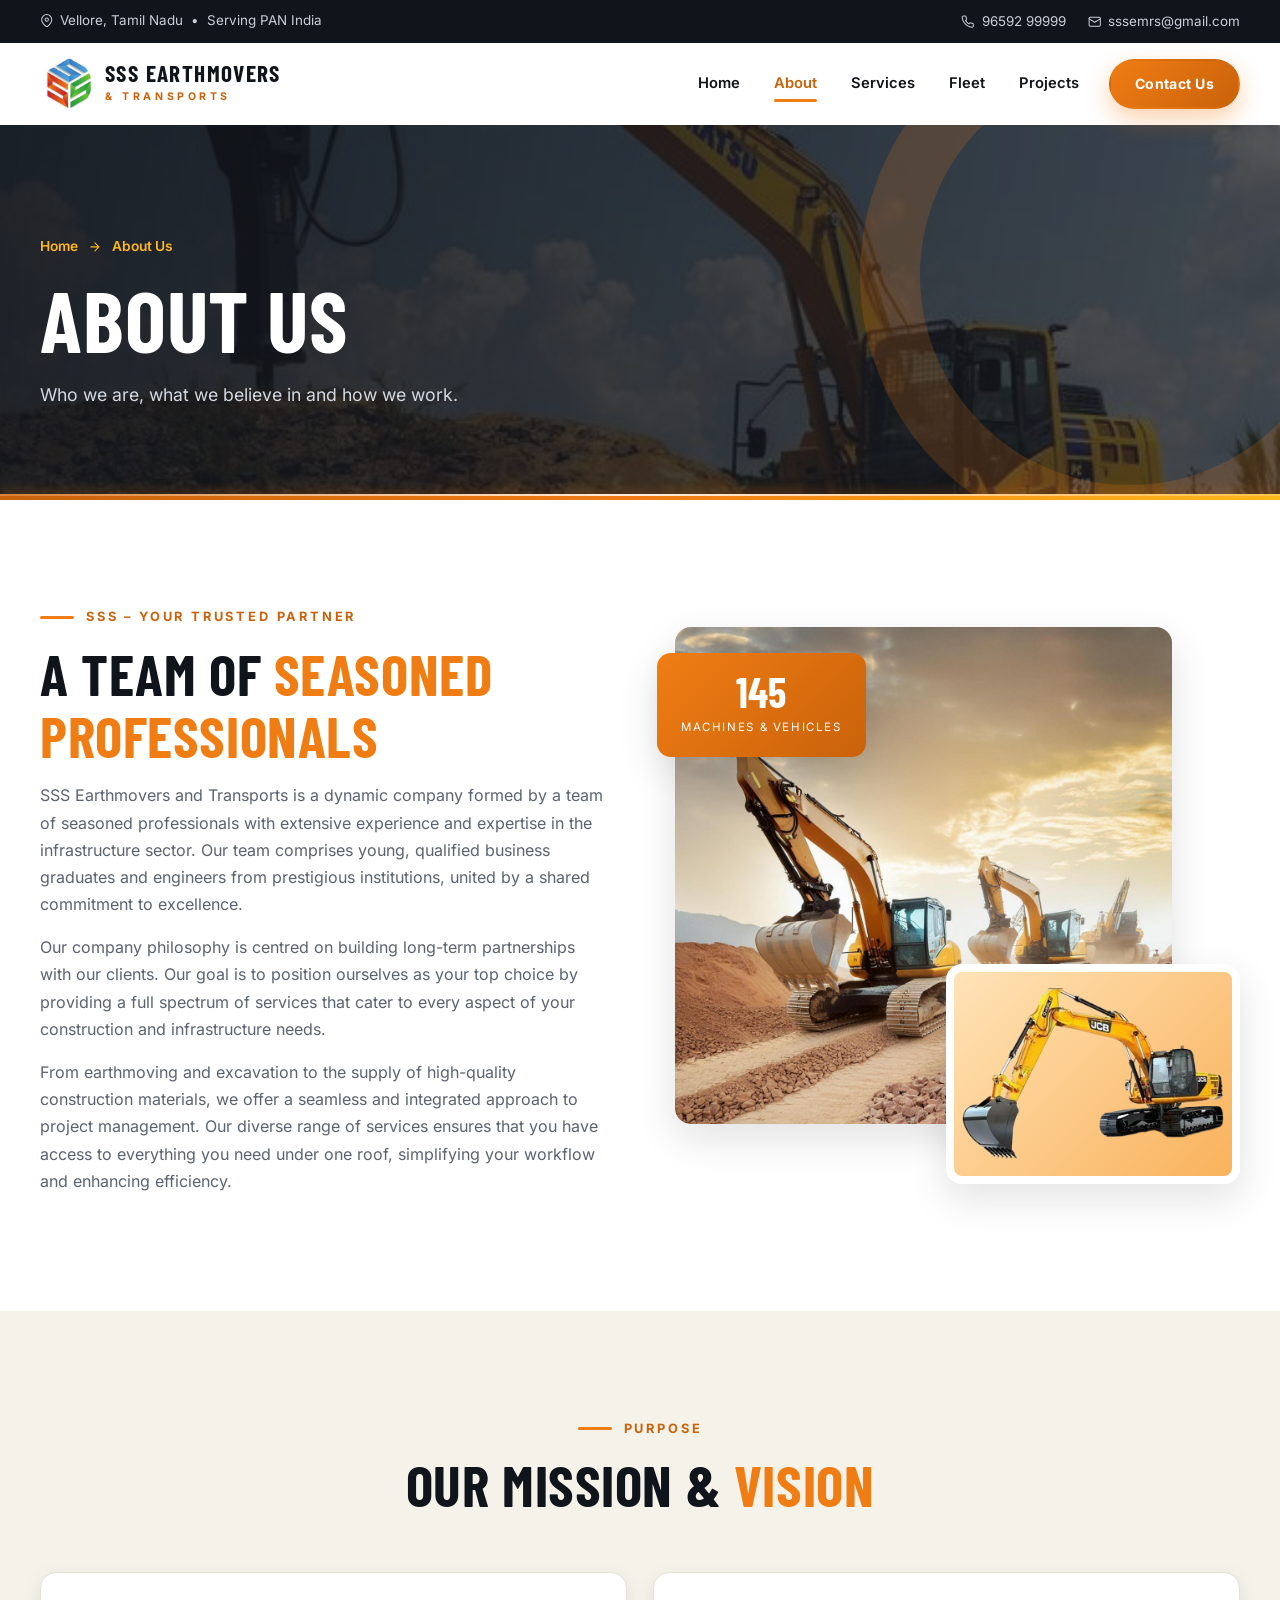
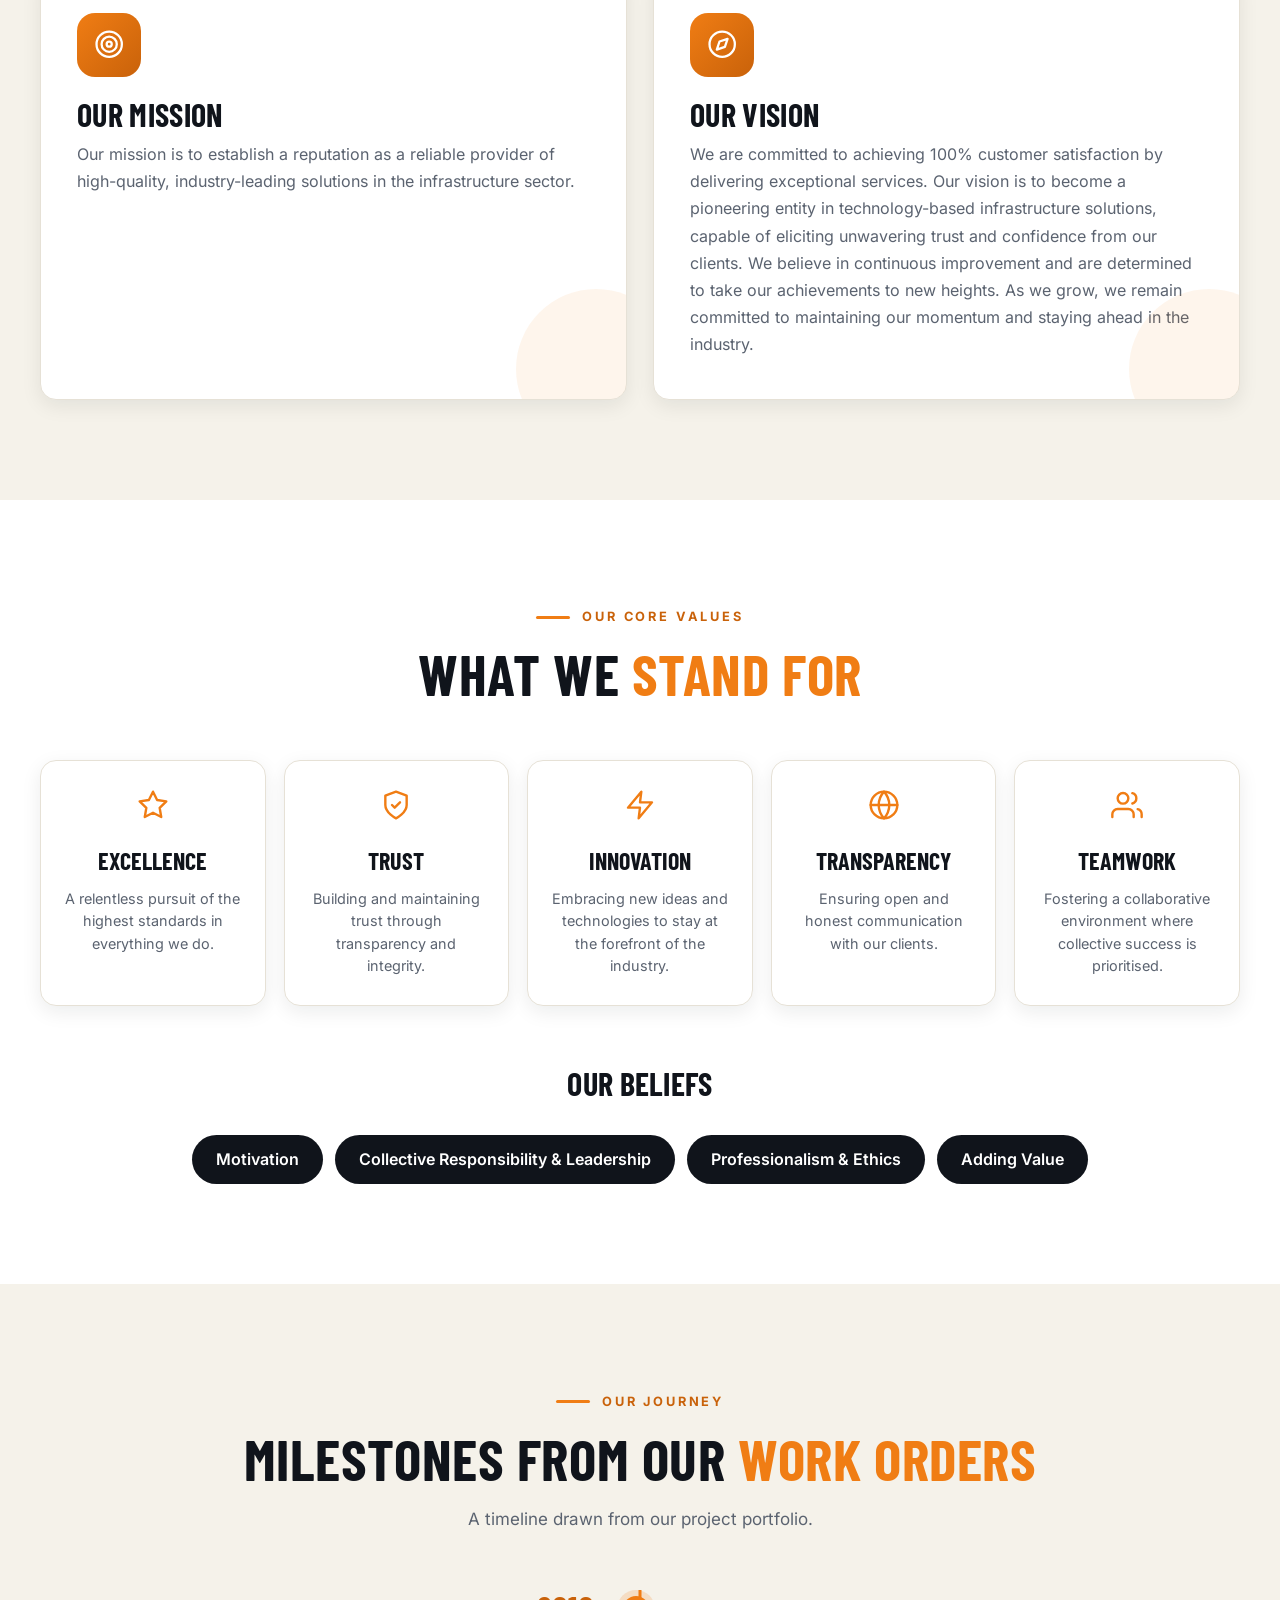
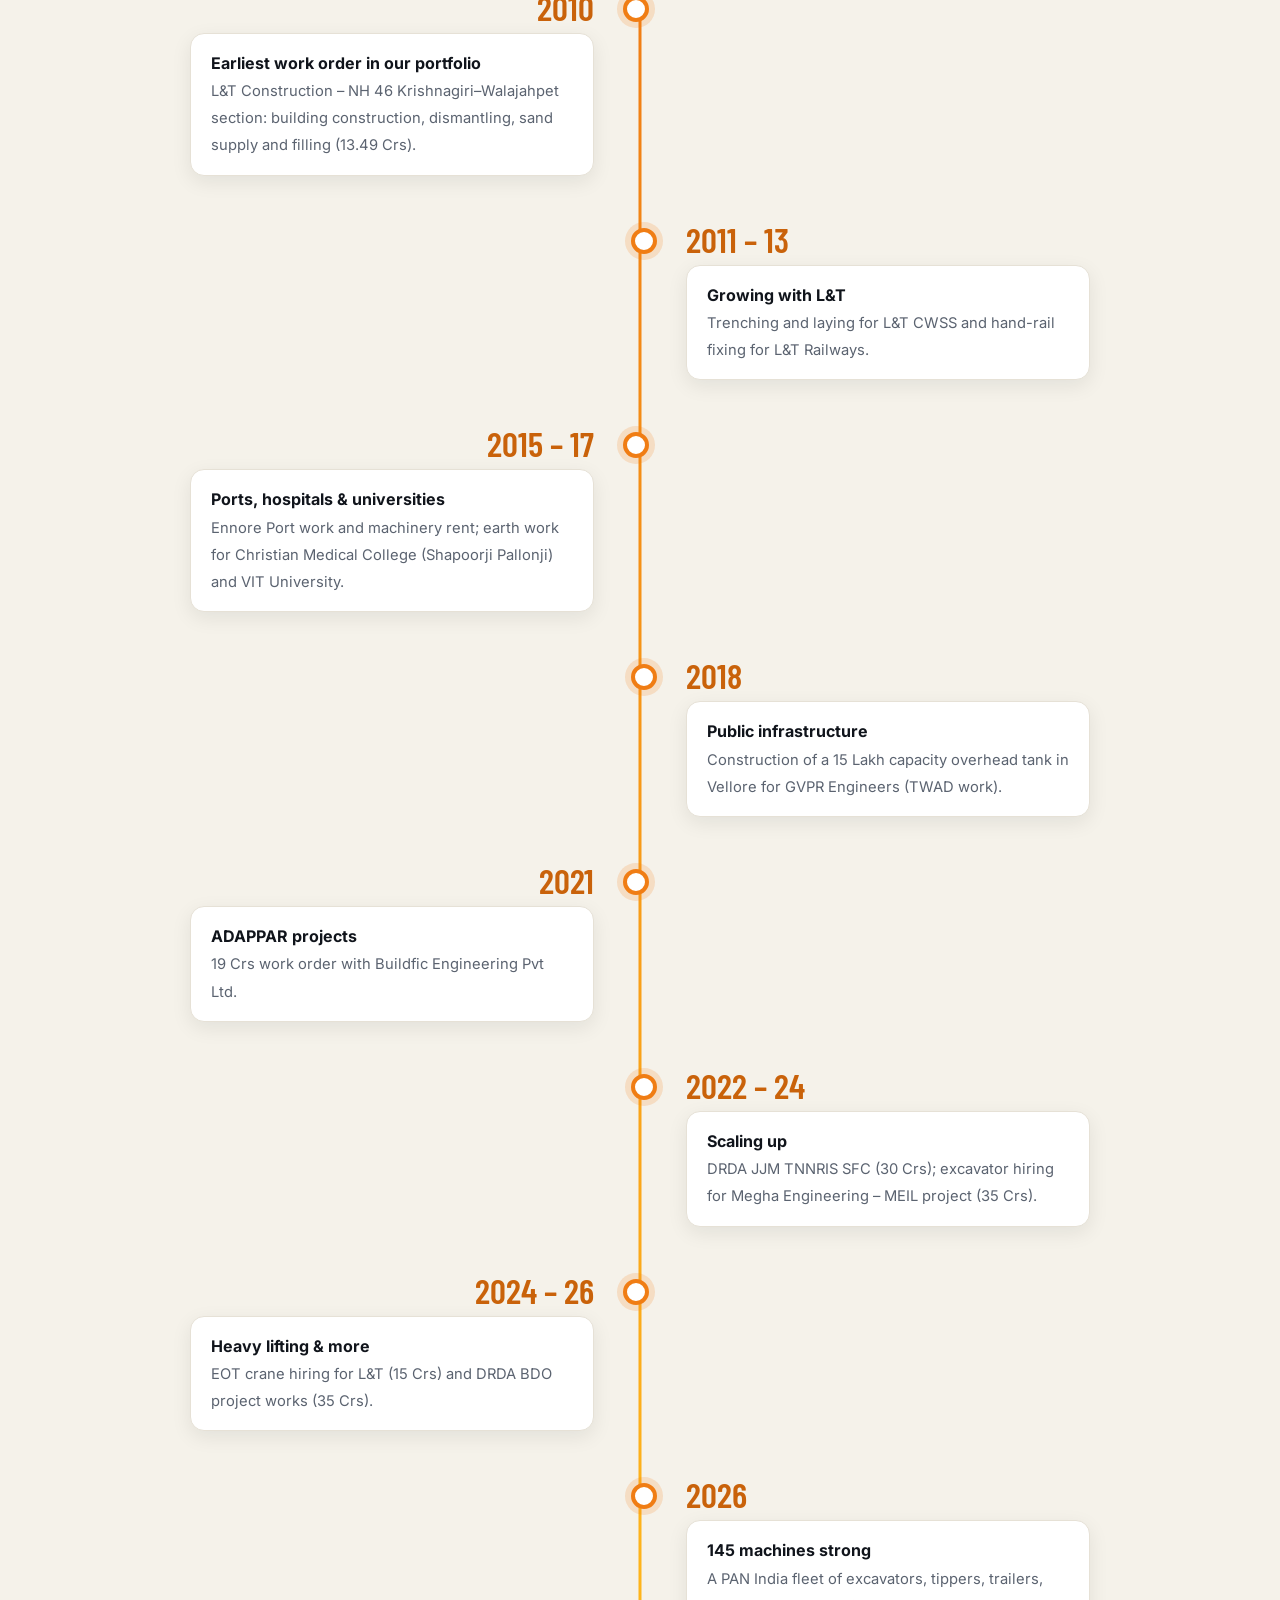
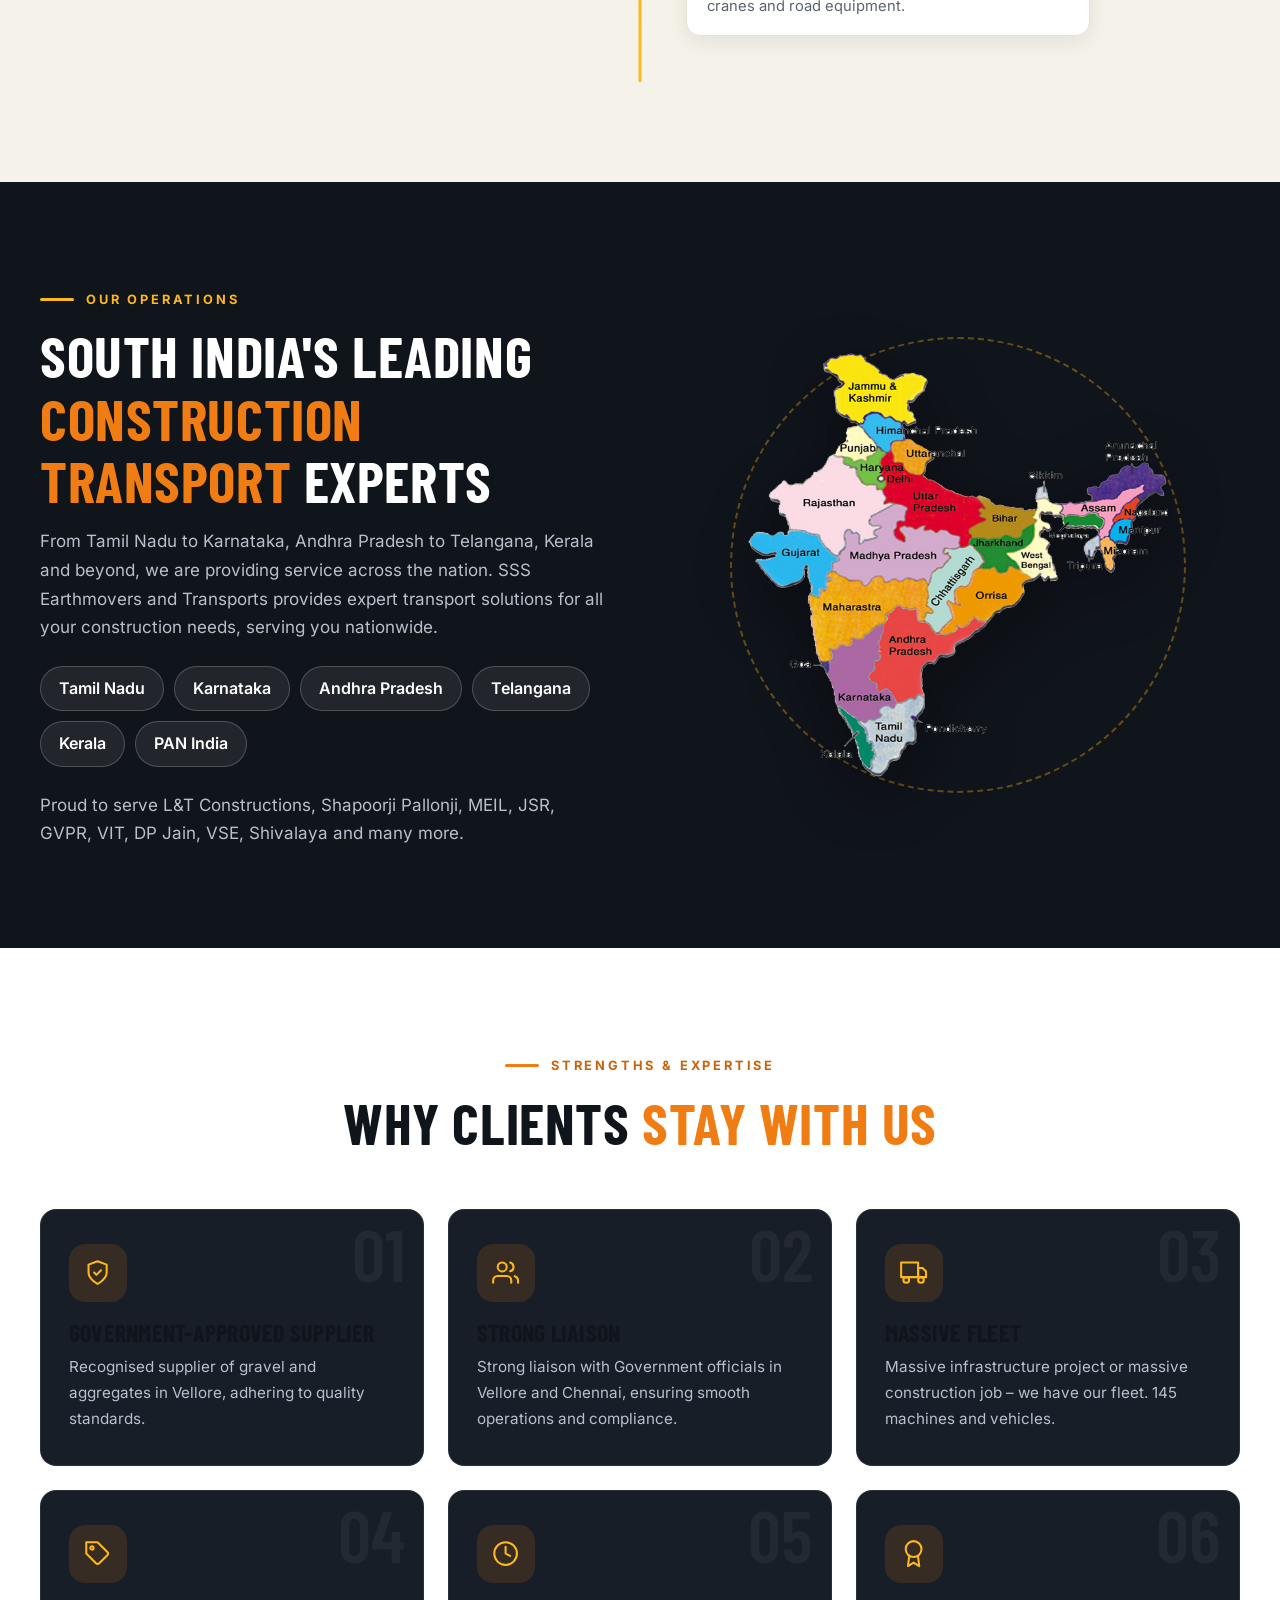
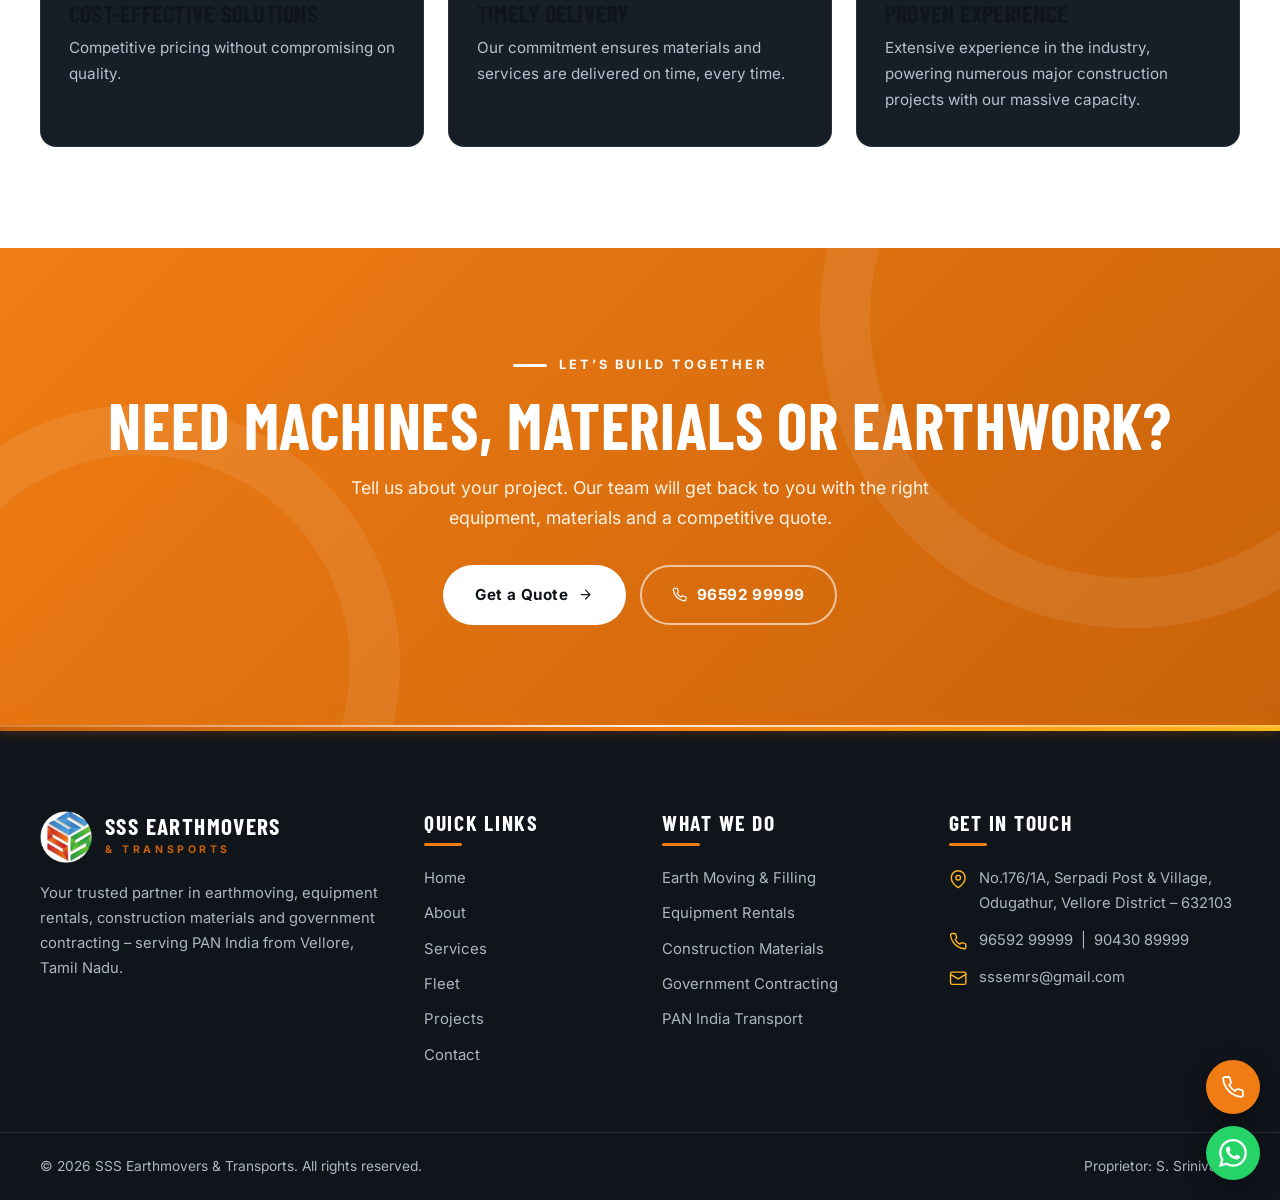
<file: about.html>
<!DOCTYPE html>
<html lang="en">
<head>
<meta charset="utf-8">
<meta name="viewport" content="width=device-width, initial-scale=1">
<title>About Us | SSS Earthmovers & Transports</title>
<meta name="description" content="About SSS Earthmovers & Transports – mission, vision, core values, journey and operations across PAN India.">
<meta name="theme-color" content="#10141B">
<link rel="icon" href="images/favicon.png">
<link rel="preload" href="fonts/barlow-condensed-latin-700-normal.woff2" as="font" type="font/woff2" crossorigin><link rel="preload" href="fonts/inter-latin-400-normal.woff2" as="font" type="font/woff2" crossorigin>
<link rel="stylesheet" href="style.css">
<script>document.documentElement.classList.add('js');try{if(!sessionStorage.getItem('sss_seen'))document.documentElement.classList.add('pl')}catch(e){}</script>
</head>
<body>
<div class="preloader" aria-hidden="true"><div class="pl-box"><img src="images/logo.png" alt=""><b>SSS EARTHMOVERS</b><div class="pl-bar"><i></i></div></div></div>
<div class="progress"></div>
<div class="topbar"><div class="container">
  <div class="grp"><span><a href="contact.html"><svg class="ic" viewBox="0 0 24 24" fill="none" stroke="currentColor" stroke-width="1.8" stroke-linecap="round" stroke-linejoin="round" aria-hidden="true"><path d="M21 10c0 7-9 13-9 13S3 17 3 10a9 9 0 0 1 18 0z"/><circle cx="12" cy="10" r="3"/></svg> Vellore, Tamil Nadu &nbsp;•&nbsp; Serving PAN India</a></span></div>
  <div class="grp"><a href="tel:+919659299999"><svg class="ic" viewBox="0 0 24 24" fill="none" stroke="currentColor" stroke-width="1.8" stroke-linecap="round" stroke-linejoin="round" aria-hidden="true"><path d="M22 16.92v3a2 2 0 0 1-2.18 2 19.79 19.79 0 0 1-8.63-3.07 19.5 19.5 0 0 1-6-6 19.79 19.79 0 0 1-3.07-8.67A2 2 0 0 1 4.11 2h3a2 2 0 0 1 2 1.72c.13.96.36 1.9.7 2.81a2 2 0 0 1-.45 2.11L8.09 9.91a16 16 0 0 0 6 6l1.27-1.27a2 2 0 0 1 2.11-.45c.91.34 1.85.57 2.81.7A2 2 0 0 1 22 16.92z"/></svg> 96592 99999</a><a href="mailto:sssemrs@gmail.com"><svg class="ic" viewBox="0 0 24 24" fill="none" stroke="currentColor" stroke-width="1.8" stroke-linecap="round" stroke-linejoin="round" aria-hidden="true"><rect x="2" y="4" width="20" height="16" rx="2"/><path d="m22 7-10 6L2 7"/></svg> sssemrs@gmail.com</a></div>
</div></div>
<header class="nav"><div class="container">
  <a class="brand" href="index.html"><img src="images/logo.png" alt="SSS logo"><span><b>SSS Earthmovers</b><small>&amp; TRANSPORTS</small></span></a>
  <input type="checkbox" id="nav-toggle" aria-label="Toggle menu"><label class="burger" for="nav-toggle"><span></span><span></span><span></span></label>
  <nav class="menu"><a href="index.html">Home</a><a href="about.html" class=active>About</a><a href="services.html">Services</a><a href="fleet.html">Fleet</a><a href="projects.html">Projects</a><a href="contact.html" class="btn btn-primary">Contact Us</a></nav>
</div></header>
<section class="page-hero" style="--bg:url('images/breaker.jpg')"><div class="container"><div class="crumbs"><a href="index.html">Home</a> <svg class="ic" viewBox="0 0 24 24" fill="none" stroke="currentColor" stroke-width="1.8" stroke-linecap="round" stroke-linejoin="round" aria-hidden="true"><path d="M5 12h14M12 5l7 7-7 7"/></svg> <span>About Us</span></div><h1>About Us</h1><p>Who we are, what we believe in and how we work.</p></div><div class="brand-divider"></div></section>

<section class="section"><div class="container split">
  <div class="copy rv rv-l">
    <span class="eyebrow">SSS – Your Trusted Partner</span>
    <h2 class="title">A team of <em>seasoned professionals</em></h2>
    <p>SSS Earthmovers and Transports is a dynamic company formed by a team of seasoned professionals with extensive experience and expertise in the infrastructure sector. Our team comprises young, qualified business graduates and engineers from prestigious institutions, united by a shared commitment to excellence.</p>
    <p>Our company philosophy is centred on building long-term partnerships with our clients. Our goal is to position ourselves as your top choice by providing a full spectrum of services that cater to every aspect of your construction and infrastructure needs.</p>
    <p>From earthmoving and excavation to the supply of high-quality construction materials, we offer a seamless and integrated approach to project management. Our diverse range of services ensures that you have access to everything you need under one roof, simplifying your workflow and enhancing efficiency.</p>
  </div>
  <div class="collage rv rv-r">
    <img class="big" src="images/excavators.jpg" alt="Excavators at work" loading="lazy" style="aspect-ratio:1/1">
    <img class="small" src="images/jcb-cutout.webp" alt="JCB excavator" loading="lazy" style="background:linear-gradient(135deg,#FFE3B8,#F9B25B);object-fit:contain;padding:8px">
    <div class="stamp"><b data-count="145">0</b><span>Machines &amp; vehicles</span></div>
  </div>
</div></section>

<section class="section soft"><div class="container">
  <div class="head center rv"><span class="eyebrow">Purpose</span><h2 class="title">Our mission &amp; <em>vision</em></h2></div>
  <div class="mv-grid stagger">
    <div class="mv rv"><div class="ico"><svg class="ic" viewBox="0 0 24 24" fill="none" stroke="currentColor" stroke-width="1.8" stroke-linecap="round" stroke-linejoin="round" aria-hidden="true"><circle cx="12" cy="12" r="10"/><circle cx="12" cy="12" r="6"/><circle cx="12" cy="12" r="2"/></svg></div><h3>Our Mission</h3><p>Our mission is to establish a reputation as a reliable provider of high-quality, industry-leading solutions in the infrastructure sector.</p></div>
    <div class="mv rv"><div class="ico"><svg class="ic" viewBox="0 0 24 24" fill="none" stroke="currentColor" stroke-width="1.8" stroke-linecap="round" stroke-linejoin="round" aria-hidden="true"><circle cx="12" cy="12" r="10"/><path d="m16.24 7.76-2.12 6.36-6.36 2.12 2.12-6.36 6.36-2.12z"/></svg></div><h3>Our Vision</h3><p>We are committed to achieving 100% customer satisfaction by delivering exceptional services. Our vision is to become a pioneering entity in technology-based infrastructure solutions, capable of eliciting unwavering trust and confidence from our clients. We believe in continuous improvement and are determined to take our achievements to new heights. As we grow, we remain committed to maintaining our momentum and staying ahead in the industry.</p></div>
  </div>
</div></section>

<section class="section"><div class="container">
  <div class="head center rv"><span class="eyebrow">Our Core Values</span><h2 class="title">What we <em>stand for</em></h2></div>
  <div class="values stagger">
    <div class="value rv"><svg class="ic" viewBox="0 0 24 24" fill="none" stroke="currentColor" stroke-width="1.8" stroke-linecap="round" stroke-linejoin="round" aria-hidden="true"><path d="m12 2 3.09 6.26L22 9.27l-5 4.87 1.18 6.88L12 17.77l-6.18 3.25L7 14.14 2 9.27l6.91-1.01L12 2z"/></svg><b>Excellence</b><p>A relentless pursuit of the highest standards in everything we do.</p></div>
    <div class="value rv"><svg class="ic" viewBox="0 0 24 24" fill="none" stroke="currentColor" stroke-width="1.8" stroke-linecap="round" stroke-linejoin="round" aria-hidden="true"><path d="M12 22s8-4 8-10V5l-8-3-8 3v7c0 6 8 10 8 10z"/><path d="m9 12 2 2 4-4"/></svg><b>Trust</b><p>Building and maintaining trust through transparency and integrity.</p></div>
    <div class="value rv"><svg class="ic" viewBox="0 0 24 24" fill="none" stroke="currentColor" stroke-width="1.8" stroke-linecap="round" stroke-linejoin="round" aria-hidden="true"><path d="M13 2 3 14h9l-1 8 10-12h-9l1-8z"/></svg><b>Innovation</b><p>Embracing new ideas and technologies to stay at the forefront of the industry.</p></div>
    <div class="value rv"><svg class="ic" viewBox="0 0 24 24" fill="none" stroke="currentColor" stroke-width="1.8" stroke-linecap="round" stroke-linejoin="round" aria-hidden="true"><circle cx="12" cy="12" r="10"/><path d="M2 12h20M12 2a15.3 15.3 0 0 1 4 10 15.3 15.3 0 0 1-4 10 15.3 15.3 0 0 1-4-10 15.3 15.3 0 0 1 4-10z"/></svg><b>Transparency</b><p>Ensuring open and honest communication with our clients.</p></div>
    <div class="value rv"><svg class="ic" viewBox="0 0 24 24" fill="none" stroke="currentColor" stroke-width="1.8" stroke-linecap="round" stroke-linejoin="round" aria-hidden="true"><path d="M17 21v-2a4 4 0 0 0-4-4H5a4 4 0 0 0-4 4v2"/><circle cx="9" cy="7" r="4"/><path d="M23 21v-2a4 4 0 0 0-3-3.87M16 3.13a4 4 0 0 1 0 7.75"/></svg><b>Teamwork</b><p>Fostering a collaborative environment where collective success is prioritised.</p></div>
  </div>
  <h3 class="rv" style="text-align:center;margin-top:60px;font-size:2rem">Our Beliefs</h3>
  <ul class="beliefs stagger"><li class="rv">Motivation</li><li class="rv">Collective Responsibility &amp; Leadership</li><li class="rv">Professionalism &amp; Ethics</li><li class="rv">Adding Value</li></ul>
</div></section>

<section class="section soft"><div class="container">
  <div class="head center rv"><span class="eyebrow">Our Journey</span><h2 class="title">Milestones from our <em>work orders</em></h2><p class="lead">A timeline drawn from our project portfolio.</p></div>
  <div class="timeline">
    <div class="tl rv"><div class="y">2010</div><div class="box"><b>Earliest work order in our portfolio</b><span>L&T Construction – NH 46 Krishnagiri–Walajahpet section: building construction, dismantling, sand supply and filling (13.49 Crs).</span></div></div><div class="tl rv"><div class="y">2011 – 13</div><div class="box"><b>Growing with L&T</b><span>Trenching and laying for L&T CWSS and hand-rail fixing for L&T Railways.</span></div></div><div class="tl rv"><div class="y">2015 – 17</div><div class="box"><b>Ports, hospitals & universities</b><span>Ennore Port work and machinery rent; earth work for Christian Medical College (Shapoorji Pallonji) and VIT University.</span></div></div><div class="tl rv"><div class="y">2018</div><div class="box"><b>Public infrastructure</b><span>Construction of a 15 Lakh capacity overhead tank in Vellore for GVPR Engineers (TWAD work).</span></div></div><div class="tl rv"><div class="y">2021</div><div class="box"><b>ADAPPAR projects</b><span>19 Crs work order with Buildfic Engineering Pvt Ltd.</span></div></div><div class="tl rv"><div class="y">2022 – 24</div><div class="box"><b>Scaling up</b><span>DRDA JJM TNNRIS SFC (30 Crs); excavator hiring for Megha Engineering – MEIL project (35 Crs).</span></div></div><div class="tl rv"><div class="y">2024 – 26</div><div class="box"><b>Heavy lifting & more</b><span>EOT crane hiring for L&T (15 Crs) and DRDA BDO project works (35 Crs).</span></div></div><div class="tl rv"><div class="y">2026</div><div class="box"><b>145 machines strong</b><span>A PAN India fleet of excavators, tippers, trailers, cranes and road equipment.</span></div></div>
  </div>
</div></section>

<section class="section dark"><div class="container split">
  <div class="rv rv-l">
    <span class="eyebrow">Our Operations</span>
    <h2 class="title">South India's leading <em>construction transport</em> experts</h2>
    <p class="lead">From Tamil Nadu to Karnataka, Andhra Pradesh to Telangana, Kerala and beyond, we are providing service across the nation. SSS Earthmovers and Transports provides expert transport solutions for all your construction needs, serving you nationwide.</p>
    <ul class="states"><li>Tamil Nadu</li><li>Karnataka</li><li>Andhra Pradesh</li><li>Telangana</li><li>Kerala</li><li>PAN India</li></ul>
    <p class="lead">Proud to serve L&amp;T Constructions, Shapoorji Pallonji, MEIL, JSR, GVPR, VIT, DP Jain, VSE, Shivalaya and many more.</p>
  </div>
  <div class="map-wrap rv rv-r"><img src="images/india-map.png" alt="Map of India – PAN India service" loading="lazy"></div>
</div></section>

<section class="section"><div class="container">
  <div class="head center rv"><span class="eyebrow">Strengths &amp; Expertise</span><h2 class="title">Why clients <em>stay with us</em></h2></div>
  <div class="why-grid stagger"><div class="why tilt rv"><span class="no">01</span><div class="ico"><svg class="ic" viewBox="0 0 24 24" fill="none" stroke="currentColor" stroke-width="1.8" stroke-linecap="round" stroke-linejoin="round" aria-hidden="true"><path d="M12 22s8-4 8-10V5l-8-3-8 3v7c0 6 8 10 8 10z"/><path d="m9 12 2 2 4-4"/></svg></div><h3>Government-approved supplier</h3><p>Recognised supplier of gravel and aggregates in Vellore, adhering to quality standards.</p></div><div class="why tilt rv"><span class="no">02</span><div class="ico"><svg class="ic" viewBox="0 0 24 24" fill="none" stroke="currentColor" stroke-width="1.8" stroke-linecap="round" stroke-linejoin="round" aria-hidden="true"><path d="M17 21v-2a4 4 0 0 0-4-4H5a4 4 0 0 0-4 4v2"/><circle cx="9" cy="7" r="4"/><path d="M23 21v-2a4 4 0 0 0-3-3.87M16 3.13a4 4 0 0 1 0 7.75"/></svg></div><h3>Strong liaison</h3><p>Strong liaison with Government officials in Vellore and Chennai, ensuring smooth operations and compliance.</p></div><div class="why tilt rv"><span class="no">03</span><div class="ico"><svg class="ic" viewBox="0 0 24 24" fill="none" stroke="currentColor" stroke-width="1.8" stroke-linecap="round" stroke-linejoin="round" aria-hidden="true"><rect x="1" y="3" width="15" height="13"/><path d="M16 8h4l3 3v5h-7V8z"/><circle cx="5.5" cy="18.5" r="2.5"/><circle cx="18.5" cy="18.5" r="2.5"/></svg></div><h3>Massive fleet</h3><p>Massive infrastructure project or massive construction job – we have our fleet. 145 machines and vehicles.</p></div><div class="why tilt rv"><span class="no">04</span><div class="ico"><svg class="ic" viewBox="0 0 24 24" fill="none" stroke="currentColor" stroke-width="1.8" stroke-linecap="round" stroke-linejoin="round" aria-hidden="true"><path d="M20.59 13.41 13.42 20.58a2 2 0 0 1-2.83 0L2 12V2h10l8.59 8.59a2 2 0 0 1 0 2.82z"/><circle cx="7" cy="7" r="1.5"/></svg></div><h3>Cost-effective solutions</h3><p>Competitive pricing without compromising on quality.</p></div><div class="why tilt rv"><span class="no">05</span><div class="ico"><svg class="ic" viewBox="0 0 24 24" fill="none" stroke="currentColor" stroke-width="1.8" stroke-linecap="round" stroke-linejoin="round" aria-hidden="true"><circle cx="12" cy="12" r="10"/><path d="M12 6v6l4 2"/></svg></div><h3>Timely delivery</h3><p>Our commitment ensures materials and services are delivered on time, every time.</p></div><div class="why tilt rv"><span class="no">06</span><div class="ico"><svg class="ic" viewBox="0 0 24 24" fill="none" stroke="currentColor" stroke-width="1.8" stroke-linecap="round" stroke-linejoin="round" aria-hidden="true"><circle cx="12" cy="8" r="7"/><path d="M8.21 13.89 7 23l5-3 5 3-1.21-9.12"/></svg></div><h3>Proven experience</h3><p>Extensive experience in the industry, powering numerous major construction projects with our massive capacity.</p></div></div>
</div></section>
<section class="cta-band"><div class="container rv"><span class="eyebrow">Let’s build together</span><h2>Need machines, materials or earthwork?</h2><p>Tell us about your project. Our team will get back to you with the right equipment, materials and a competitive quote.</p>
<div class="btns"><a class="btn btn-white" href="contact.html">Get a Quote <svg class="ic" viewBox="0 0 24 24" fill="none" stroke="currentColor" stroke-width="1.8" stroke-linecap="round" stroke-linejoin="round" aria-hidden="true"><path d="M5 12h14M12 5l7 7-7 7"/></svg></a><a class="btn btn-ghost" href="tel:+919659299999"><svg class="ic" viewBox="0 0 24 24" fill="none" stroke="currentColor" stroke-width="1.8" stroke-linecap="round" stroke-linejoin="round" aria-hidden="true"><path d="M22 16.92v3a2 2 0 0 1-2.18 2 19.79 19.79 0 0 1-8.63-3.07 19.5 19.5 0 0 1-6-6 19.79 19.79 0 0 1-3.07-8.67A2 2 0 0 1 4.11 2h3a2 2 0 0 1 2 1.72c.13.96.36 1.9.7 2.81a2 2 0 0 1-.45 2.11L8.09 9.91a16 16 0 0 0 6 6l1.27-1.27a2 2 0 0 1 2.11-.45c.91.34 1.85.57 2.81.7A2 2 0 0 1 22 16.92z"/></svg> 96592 99999</a></div></div></section>

<footer>
<div class="brand-divider"></div>
<div class="container foot-grid">
  <div><a class="brand" href="index.html"><img src="images/logo.png" alt=""><span><b>SSS Earthmovers</b><small>&amp; TRANSPORTS</small></span></a>
  <p>Your trusted partner in earthmoving, equipment rentals, construction materials and government contracting – serving PAN India from Vellore, Tamil Nadu.</p></div>
  <div><h4>Quick Links</h4><ul><li><a href="index.html">Home</a></li><li><a href="about.html">About</a></li><li><a href="services.html">Services</a></li><li><a href="fleet.html">Fleet</a></li><li><a href="projects.html">Projects</a></li><li><a href="contact.html">Contact</a></li></ul></div>
  <div><h4>What We Do</h4><ul><li><a href="services.html">Earth Moving &amp; Filling</a></li><li><a href="services.html">Equipment Rentals</a></li><li><a href="services.html">Construction Materials</a></li><li><a href="services.html">Government Contracting</a></li><li><a href="services.html">PAN India Transport</a></li></ul></div>
  <div><h4>Get In Touch</h4>
    <div class="ci"><svg class="ic" viewBox="0 0 24 24" fill="none" stroke="currentColor" stroke-width="1.8" stroke-linecap="round" stroke-linejoin="round" aria-hidden="true"><path d="M21 10c0 7-9 13-9 13S3 17 3 10a9 9 0 0 1 18 0z"/><circle cx="12" cy="10" r="3"/></svg><span>No.176/1A, Serpadi Post &amp; Village, Odugathur, Vellore District – 632103</span></div>
    <div class="ci"><svg class="ic" viewBox="0 0 24 24" fill="none" stroke="currentColor" stroke-width="1.8" stroke-linecap="round" stroke-linejoin="round" aria-hidden="true"><path d="M22 16.92v3a2 2 0 0 1-2.18 2 19.79 19.79 0 0 1-8.63-3.07 19.5 19.5 0 0 1-6-6 19.79 19.79 0 0 1-3.07-8.67A2 2 0 0 1 4.11 2h3a2 2 0 0 1 2 1.72c.13.96.36 1.9.7 2.81a2 2 0 0 1-.45 2.11L8.09 9.91a16 16 0 0 0 6 6l1.27-1.27a2 2 0 0 1 2.11-.45c.91.34 1.85.57 2.81.7A2 2 0 0 1 22 16.92z"/></svg><span><a href="tel:+919659299999">96592 99999</a> &nbsp;|&nbsp; <a href="tel:+919043089999">90430 89999</a></span></div>
    <div class="ci"><svg class="ic" viewBox="0 0 24 24" fill="none" stroke="currentColor" stroke-width="1.8" stroke-linecap="round" stroke-linejoin="round" aria-hidden="true"><rect x="2" y="4" width="20" height="16" rx="2"/><path d="m22 7-10 6L2 7"/></svg><a href="mailto:sssemrs@gmail.com">sssemrs@gmail.com</a></div>
  </div>
</div>
<div class="foot-bot"><div class="container"><span>© 2026 SSS Earthmovers &amp; Transports. All rights reserved.</span><span>Proprietor: S. Srinivasan</span></div></div>
</footer>
<div class="float">
  <button class="top" aria-label="Back to top"><svg class="ic" viewBox="0 0 24 24" fill="none" stroke="currentColor" stroke-width="1.8" stroke-linecap="round" stroke-linejoin="round" aria-hidden="true"><path d="m18 15-6-6-6 6"/></svg></button>
  <a class="call" href="tel:+919659299999" aria-label="Call us"><svg class="ic" viewBox="0 0 24 24" fill="none" stroke="currentColor" stroke-width="1.8" stroke-linecap="round" stroke-linejoin="round" aria-hidden="true"><path d="M22 16.92v3a2 2 0 0 1-2.18 2 19.79 19.79 0 0 1-8.63-3.07 19.5 19.5 0 0 1-6-6 19.79 19.79 0 0 1-3.07-8.67A2 2 0 0 1 4.11 2h3a2 2 0 0 1 2 1.72c.13.96.36 1.9.7 2.81a2 2 0 0 1-.45 2.11L8.09 9.91a16 16 0 0 0 6 6l1.27-1.27a2 2 0 0 1 2.11-.45c.91.34 1.85.57 2.81.7A2 2 0 0 1 22 16.92z"/></svg></a>
  <a class="wa" href="https://wa.me/919659299999" target="_blank" rel="noopener" aria-label="WhatsApp"><svg class="ic" viewBox="0 0 16 16" fill="currentColor" aria-hidden="true"><path d="M13.601 2.326A7.85 7.85 0 0 0 7.994 0C3.627 0 .068 3.558.064 7.926c0 1.399.366 2.76 1.057 3.965L0 16l4.204-1.102a7.9 7.9 0 0 0 3.79.965h.004c4.368 0 7.926-3.558 7.93-7.93A7.9 7.9 0 0 0 13.6 2.326zM7.994 14.521a6.6 6.6 0 0 1-3.356-.92l-.24-.144-2.494.654.666-2.433-.156-.251a6.56 6.56 0 0 1-1.007-3.505c0-3.626 2.957-6.584 6.591-6.584a6.56 6.56 0 0 1 4.66 1.931 6.56 6.56 0 0 1 1.928 4.66c-.004 3.639-2.961 6.592-6.592 6.592m3.615-4.934c-.197-.099-1.17-.578-1.353-.646-.182-.065-.315-.099-.445.099-.133.197-.513.646-.627.775-.114.133-.232.148-.43.05-.197-.1-.836-.308-1.592-.985-.59-.525-.985-1.175-1.103-1.372-.114-.198-.011-.304.088-.403.087-.088.197-.232.296-.346.1-.114.133-.198.198-.33.065-.134.034-.248-.016-.347-.05-.099-.445-1.076-.612-1.47-.16-.389-.323-.335-.445-.34-.114-.007-.247-.007-.38-.007a.73.73 0 0 0-.529.247c-.182.198-.691.677-.691 1.654s.71 1.916.81 2.049c.098.133 1.394 2.132 3.383 2.992.47.205.84.326 1.129.418.475.152.904.129 1.246.08.38-.058 1.171-.48 1.338-.943.164-.464.164-.86.114-.943-.049-.084-.182-.133-.38-.232"/></svg></a>
</div>
<div class="lightbox" aria-hidden="true"><img alt=""></div>
<script src="script.js"></script>
</body>
</html>
</file>
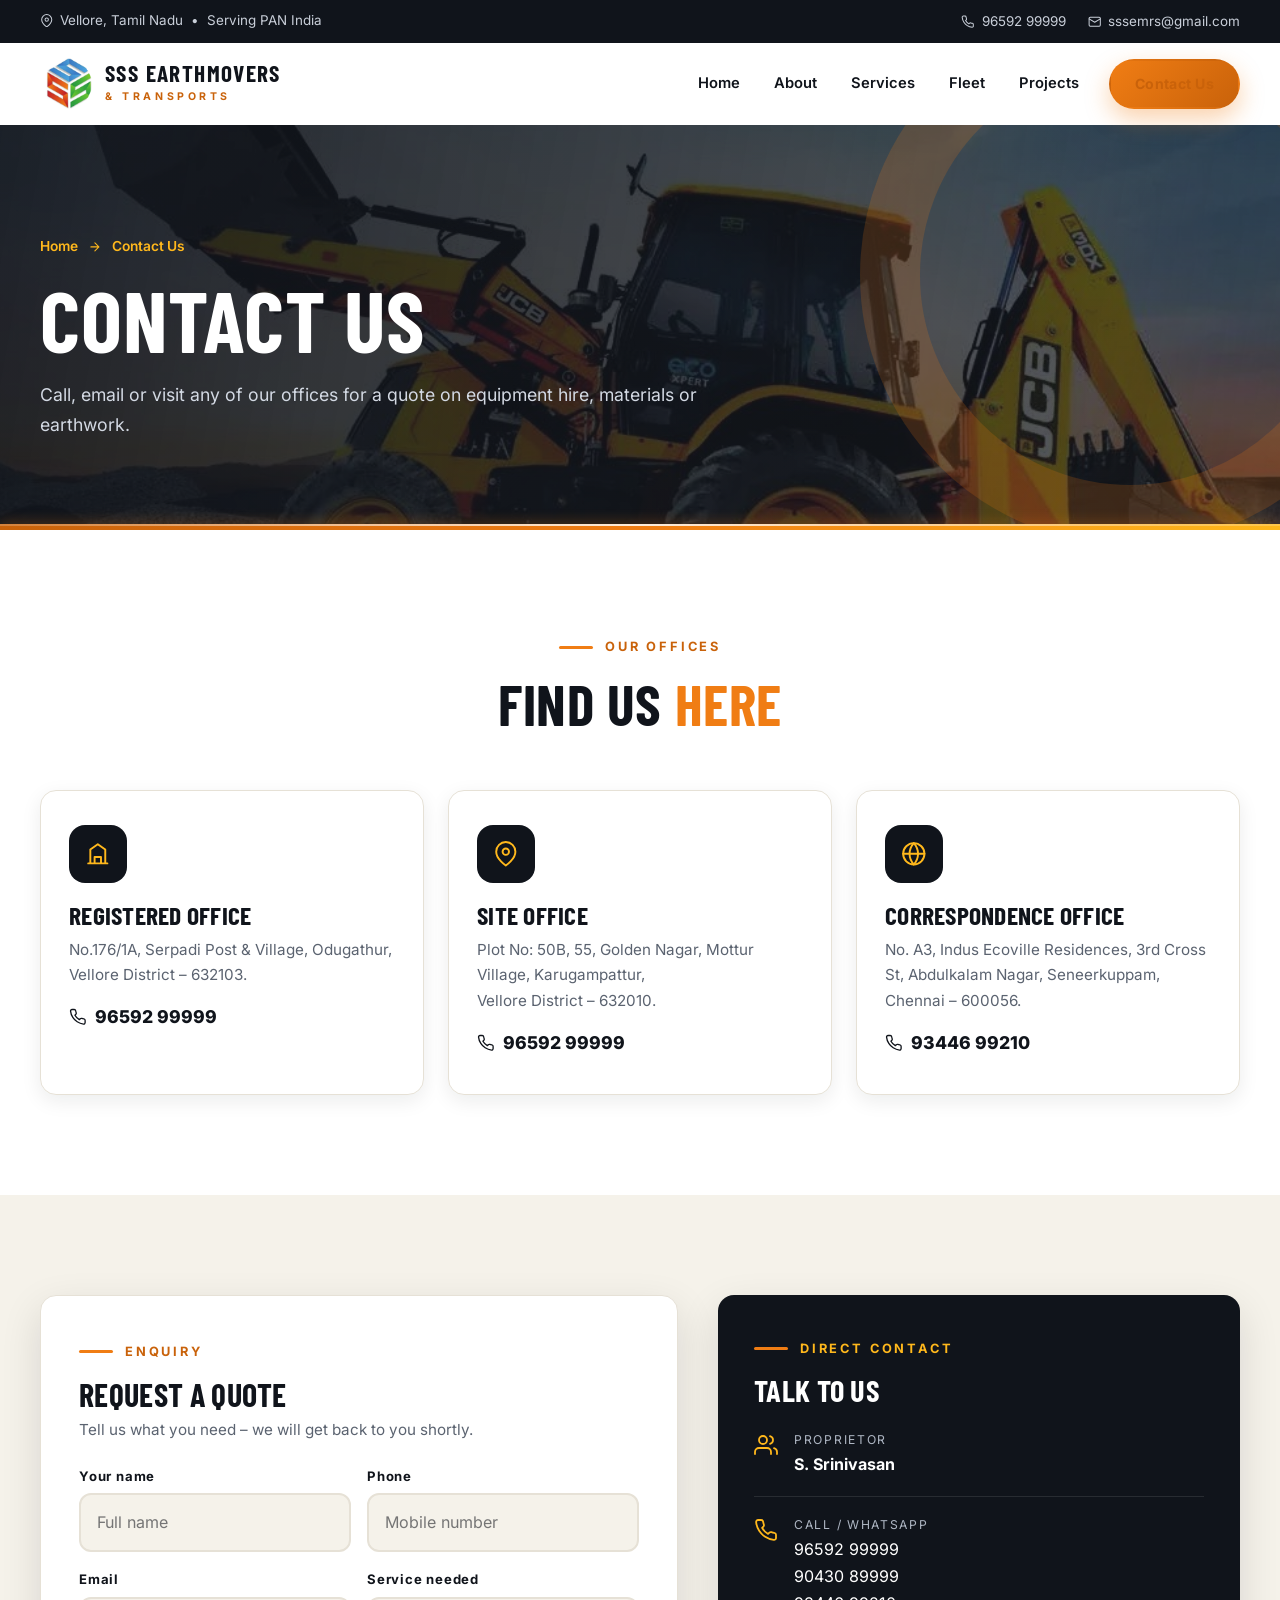
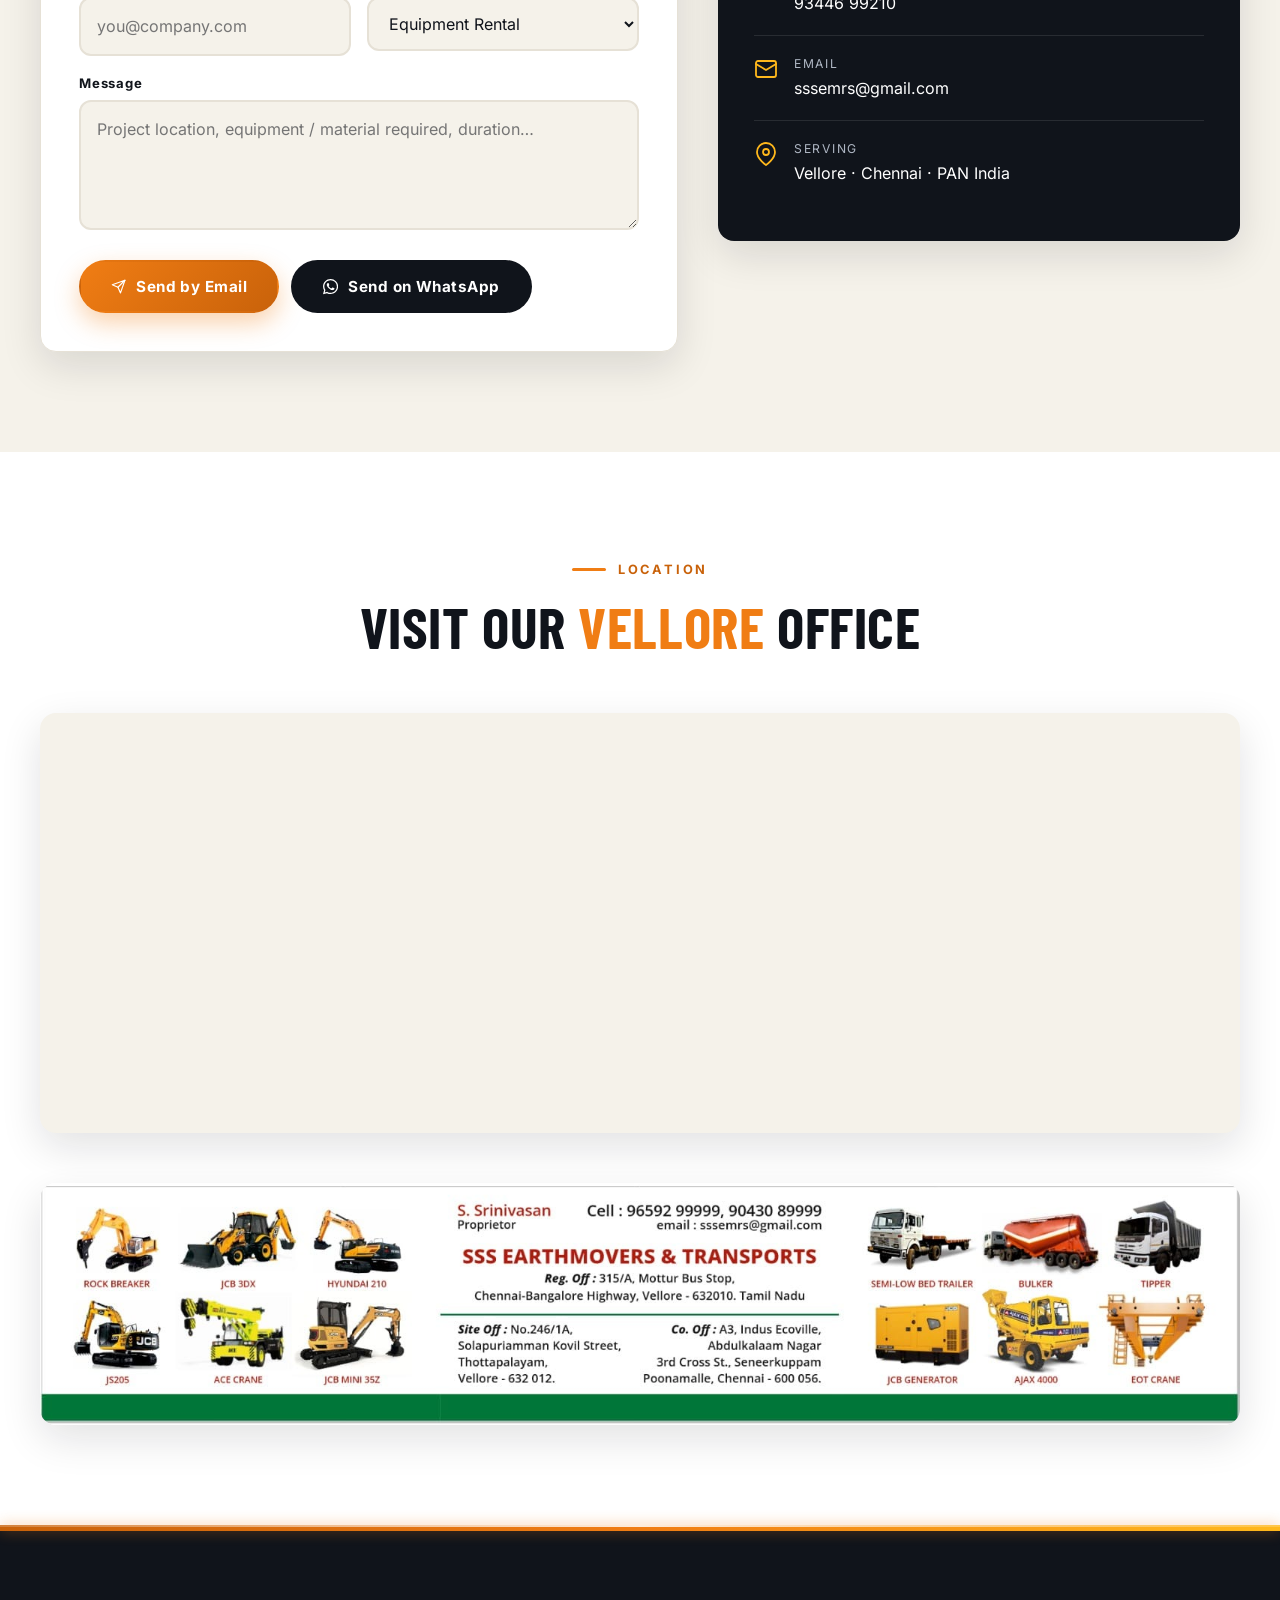
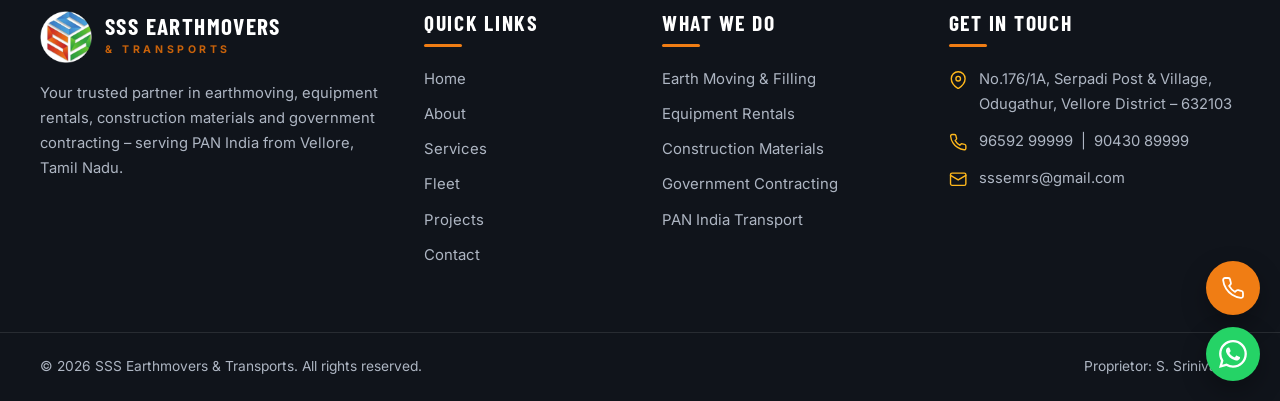
<file: contact.html>
<!DOCTYPE html>
<html lang="en">
<head>
<meta charset="utf-8">
<meta name="viewport" content="width=device-width, initial-scale=1">
<title>Contact Us | SSS Earthmovers & Transports</title>
<meta name="description" content="Contact SSS Earthmovers & Transports – offices in Odugathur, Vellore and Seneerkuppam, Chennai. Call 96592 99999.">
<meta name="theme-color" content="#10141B">
<link rel="icon" href="images/favicon.png">
<link rel="preload" href="fonts/barlow-condensed-latin-700-normal.woff2" as="font" type="font/woff2" crossorigin><link rel="preload" href="fonts/inter-latin-400-normal.woff2" as="font" type="font/woff2" crossorigin>
<link rel="stylesheet" href="style.css">
<script>document.documentElement.classList.add('js');try{if(!sessionStorage.getItem('sss_seen'))document.documentElement.classList.add('pl')}catch(e){}</script>
</head>
<body>
<div class="preloader" aria-hidden="true"><div class="pl-box"><img src="images/logo.png" alt=""><b>SSS EARTHMOVERS</b><div class="pl-bar"><i></i></div></div></div>
<div class="progress"></div>
<div class="topbar"><div class="container">
  <div class="grp"><span><a href="contact.html"><svg class="ic" viewBox="0 0 24 24" fill="none" stroke="currentColor" stroke-width="1.8" stroke-linecap="round" stroke-linejoin="round" aria-hidden="true"><path d="M21 10c0 7-9 13-9 13S3 17 3 10a9 9 0 0 1 18 0z"/><circle cx="12" cy="10" r="3"/></svg> Vellore, Tamil Nadu &nbsp;•&nbsp; Serving PAN India</a></span></div>
  <div class="grp"><a href="tel:+919659299999"><svg class="ic" viewBox="0 0 24 24" fill="none" stroke="currentColor" stroke-width="1.8" stroke-linecap="round" stroke-linejoin="round" aria-hidden="true"><path d="M22 16.92v3a2 2 0 0 1-2.18 2 19.79 19.79 0 0 1-8.63-3.07 19.5 19.5 0 0 1-6-6 19.79 19.79 0 0 1-3.07-8.67A2 2 0 0 1 4.11 2h3a2 2 0 0 1 2 1.72c.13.96.36 1.9.7 2.81a2 2 0 0 1-.45 2.11L8.09 9.91a16 16 0 0 0 6 6l1.27-1.27a2 2 0 0 1 2.11-.45c.91.34 1.85.57 2.81.7A2 2 0 0 1 22 16.92z"/></svg> 96592 99999</a><a href="mailto:sssemrs@gmail.com"><svg class="ic" viewBox="0 0 24 24" fill="none" stroke="currentColor" stroke-width="1.8" stroke-linecap="round" stroke-linejoin="round" aria-hidden="true"><rect x="2" y="4" width="20" height="16" rx="2"/><path d="m22 7-10 6L2 7"/></svg> sssemrs@gmail.com</a></div>
</div></div>
<header class="nav"><div class="container">
  <a class="brand" href="index.html"><img src="images/logo.png" alt="SSS logo"><span><b>SSS Earthmovers</b><small>&amp; TRANSPORTS</small></span></a>
  <input type="checkbox" id="nav-toggle" aria-label="Toggle menu"><label class="burger" for="nav-toggle"><span></span><span></span><span></span></label>
  <nav class="menu"><a href="index.html">Home</a><a href="about.html">About</a><a href="services.html">Services</a><a href="fleet.html">Fleet</a><a href="projects.html">Projects</a><a href="contact.html" class="btn btn-primary active">Contact Us</a></nav>
</div></header>
<section class="page-hero" style="--bg:url('images/backhoe.jpg')"><div class="container"><div class="crumbs"><a href="index.html">Home</a> <svg class="ic" viewBox="0 0 24 24" fill="none" stroke="currentColor" stroke-width="1.8" stroke-linecap="round" stroke-linejoin="round" aria-hidden="true"><path d="M5 12h14M12 5l7 7-7 7"/></svg> <span>Contact Us</span></div><h1>Contact Us</h1><p>Call, email or visit any of our offices for a quote on equipment hire, materials or earthwork.</p></div><div class="brand-divider"></div></section>

<section class="section"><div class="container">
  <div class="head center rv"><span class="eyebrow">Our Offices</span><h2 class="title">Find us <em>here</em></h2></div>
  <div class="office-grid stagger">
    <div class="office tilt rv"><div class="ico"><svg class="ic" viewBox="0 0 24 24" fill="none" stroke="currentColor" stroke-width="1.8" stroke-linecap="round" stroke-linejoin="round" aria-hidden="true"><path d="M3 21h18M5 21V8l7-5 7 5v13M9 21v-6h6v6"/></svg></div><h3>Registered Office</h3><p>No.176/1A, Serpadi Post &amp; Village, Odugathur,<br>Vellore District – 632103.</p><a class="ph" href="tel:+919659299999"><svg class="ic" viewBox="0 0 24 24" fill="none" stroke="currentColor" stroke-width="1.8" stroke-linecap="round" stroke-linejoin="round" aria-hidden="true"><path d="M22 16.92v3a2 2 0 0 1-2.18 2 19.79 19.79 0 0 1-8.63-3.07 19.5 19.5 0 0 1-6-6 19.79 19.79 0 0 1-3.07-8.67A2 2 0 0 1 4.11 2h3a2 2 0 0 1 2 1.72c.13.96.36 1.9.7 2.81a2 2 0 0 1-.45 2.11L8.09 9.91a16 16 0 0 0 6 6l1.27-1.27a2 2 0 0 1 2.11-.45c.91.34 1.85.57 2.81.7A2 2 0 0 1 22 16.92z"/></svg> 96592 99999</a></div>
    <div class="office tilt rv"><div class="ico"><svg class="ic" viewBox="0 0 24 24" fill="none" stroke="currentColor" stroke-width="1.8" stroke-linecap="round" stroke-linejoin="round" aria-hidden="true"><path d="M21 10c0 7-9 13-9 13S3 17 3 10a9 9 0 0 1 18 0z"/><circle cx="12" cy="10" r="3"/></svg></div><h3>Site Office</h3><p>Plot No: 50B, 55, Golden Nagar, Mottur Village, Karugampattur,<br>Vellore District – 632010.</p><a class="ph" href="tel:+919659299999"><svg class="ic" viewBox="0 0 24 24" fill="none" stroke="currentColor" stroke-width="1.8" stroke-linecap="round" stroke-linejoin="round" aria-hidden="true"><path d="M22 16.92v3a2 2 0 0 1-2.18 2 19.79 19.79 0 0 1-8.63-3.07 19.5 19.5 0 0 1-6-6 19.79 19.79 0 0 1-3.07-8.67A2 2 0 0 1 4.11 2h3a2 2 0 0 1 2 1.72c.13.96.36 1.9.7 2.81a2 2 0 0 1-.45 2.11L8.09 9.91a16 16 0 0 0 6 6l1.27-1.27a2 2 0 0 1 2.11-.45c.91.34 1.85.57 2.81.7A2 2 0 0 1 22 16.92z"/></svg> 96592 99999</a></div>
    <div class="office tilt rv"><div class="ico"><svg class="ic" viewBox="0 0 24 24" fill="none" stroke="currentColor" stroke-width="1.8" stroke-linecap="round" stroke-linejoin="round" aria-hidden="true"><circle cx="12" cy="12" r="10"/><path d="M2 12h20M12 2a15.3 15.3 0 0 1 4 10 15.3 15.3 0 0 1-4 10 15.3 15.3 0 0 1-4-10 15.3 15.3 0 0 1 4-10z"/></svg></div><h3>Correspondence Office</h3><p>No. A3, Indus Ecoville Residences, 3rd Cross St, Abdulkalam Nagar, Seneerkuppam,<br>Chennai – 600056.</p><a class="ph" href="tel:+919344699210"><svg class="ic" viewBox="0 0 24 24" fill="none" stroke="currentColor" stroke-width="1.8" stroke-linecap="round" stroke-linejoin="round" aria-hidden="true"><path d="M22 16.92v3a2 2 0 0 1-2.18 2 19.79 19.79 0 0 1-8.63-3.07 19.5 19.5 0 0 1-6-6 19.79 19.79 0 0 1-3.07-8.67A2 2 0 0 1 4.11 2h3a2 2 0 0 1 2 1.72c.13.96.36 1.9.7 2.81a2 2 0 0 1-.45 2.11L8.09 9.91a16 16 0 0 0 6 6l1.27-1.27a2 2 0 0 1 2.11-.45c.91.34 1.85.57 2.81.7A2 2 0 0 1 22 16.92z"/></svg> 93446 99210</a></div>
  </div>
</div></section>

<section class="section soft"><div class="container contact-grid">
  <form class="form rv rv-l" id="enquiry" action="mailto:sssemrs@gmail.com" method="post" enctype="text/plain">
    <span class="eyebrow">Enquiry</span><h3>Request a quote</h3><p class="lead" style="font-size:.95rem">Tell us what you need – we will get back to you shortly.</p>
    <div class="fgrid">
      <div class="field"><label for="f1">Your name</label><input id="f1" name="name" required placeholder="Full name"></div>
      <div class="field"><label for="f2">Phone</label><input id="f2" name="phone" type="tel" required placeholder="Mobile number"></div>
      <div class="field"><label for="f3">Email</label><input id="f3" name="email" type="email" placeholder="you@company.com"></div>
      <div class="field"><label for="f4">Service needed</label><select id="f4" name="service"><option>Equipment Rental</option><option>Earth Moving &amp; Filling</option><option>Construction Materials</option><option>Government Contracting</option><option>Transport</option><option>Other</option></select></div>
      <div class="field full"><label for="f5">Message</label><textarea id="f5" name="message" required placeholder="Project location, equipment / material required, duration…"></textarea></div>
    </div>
    <div class="btns"><button class="btn btn-primary" type="submit"><svg class="ic" viewBox="0 0 24 24" fill="none" stroke="currentColor" stroke-width="1.8" stroke-linecap="round" stroke-linejoin="round" aria-hidden="true"><path d="m22 2-7 20-4-9-9-4 20-7z"/><path d="M22 2 11 13"/></svg> Send by Email</button><button class="btn btn-dark" type="button" id="wa-send"><svg class="ic" viewBox="0 0 16 16" fill="currentColor" aria-hidden="true"><path d="M13.601 2.326A7.85 7.85 0 0 0 7.994 0C3.627 0 .068 3.558.064 7.926c0 1.399.366 2.76 1.057 3.965L0 16l4.204-1.102a7.9 7.9 0 0 0 3.79.965h.004c4.368 0 7.926-3.558 7.93-7.93A7.9 7.9 0 0 0 13.6 2.326zM7.994 14.521a6.6 6.6 0 0 1-3.356-.92l-.24-.144-2.494.654.666-2.433-.156-.251a6.56 6.56 0 0 1-1.007-3.505c0-3.626 2.957-6.584 6.591-6.584a6.56 6.56 0 0 1 4.66 1.931 6.56 6.56 0 0 1 1.928 4.66c-.004 3.639-2.961 6.592-6.592 6.592m3.615-4.934c-.197-.099-1.17-.578-1.353-.646-.182-.065-.315-.099-.445.099-.133.197-.513.646-.627.775-.114.133-.232.148-.43.05-.197-.1-.836-.308-1.592-.985-.59-.525-.985-1.175-1.103-1.372-.114-.198-.011-.304.088-.403.087-.088.197-.232.296-.346.1-.114.133-.198.198-.33.065-.134.034-.248-.016-.347-.05-.099-.445-1.076-.612-1.47-.16-.389-.323-.335-.445-.34-.114-.007-.247-.007-.38-.007a.73.73 0 0 0-.529.247c-.182.198-.691.677-.691 1.654s.71 1.916.81 2.049c.098.133 1.394 2.132 3.383 2.992.47.205.84.326 1.129.418.475.152.904.129 1.246.08.38-.058 1.171-.48 1.338-.943.164-.464.164-.86.114-.943-.049-.084-.182-.133-.38-.232"/></svg> Send on WhatsApp</button></div>
  </form>
  <div class="info-card rv rv-r">
    <span class="eyebrow" style="color:var(--amber)">Direct contact</span><h3>Talk to us</h3>
    <div class="row"><svg class="ic" viewBox="0 0 24 24" fill="none" stroke="currentColor" stroke-width="1.8" stroke-linecap="round" stroke-linejoin="round" aria-hidden="true"><path d="M17 21v-2a4 4 0 0 0-4-4H5a4 4 0 0 0-4 4v2"/><circle cx="9" cy="7" r="4"/><path d="M23 21v-2a4 4 0 0 0-3-3.87M16 3.13a4 4 0 0 1 0 7.75"/></svg><div><small>Proprietor</small><b>S. Srinivasan</b></div></div>
    <div class="row"><svg class="ic" viewBox="0 0 24 24" fill="none" stroke="currentColor" stroke-width="1.8" stroke-linecap="round" stroke-linejoin="round" aria-hidden="true"><path d="M22 16.92v3a2 2 0 0 1-2.18 2 19.79 19.79 0 0 1-8.63-3.07 19.5 19.5 0 0 1-6-6 19.79 19.79 0 0 1-3.07-8.67A2 2 0 0 1 4.11 2h3a2 2 0 0 1 2 1.72c.13.96.36 1.9.7 2.81a2 2 0 0 1-.45 2.11L8.09 9.91a16 16 0 0 0 6 6l1.27-1.27a2 2 0 0 1 2.11-.45c.91.34 1.85.57 2.81.7A2 2 0 0 1 22 16.92z"/></svg><div><small>Call / WhatsApp</small><a href="tel:+919659299999">96592 99999</a><br><a href="tel:+919043089999">90430 89999</a><br><a href="tel:+919344699210">93446 99210</a></div></div>
    <div class="row"><svg class="ic" viewBox="0 0 24 24" fill="none" stroke="currentColor" stroke-width="1.8" stroke-linecap="round" stroke-linejoin="round" aria-hidden="true"><rect x="2" y="4" width="20" height="16" rx="2"/><path d="m22 7-10 6L2 7"/></svg><div><small>Email</small><a href="mailto:sssemrs@gmail.com">sssemrs@gmail.com</a></div></div>
    <div class="row"><svg class="ic" viewBox="0 0 24 24" fill="none" stroke="currentColor" stroke-width="1.8" stroke-linecap="round" stroke-linejoin="round" aria-hidden="true"><path d="M21 10c0 7-9 13-9 13S3 17 3 10a9 9 0 0 1 18 0z"/><circle cx="12" cy="10" r="3"/></svg><div><small>Serving</small>Vellore · Chennai · PAN India</div></div>
  </div>
</div></section>

<section class="section"><div class="container">
  <div class="head center rv"><span class="eyebrow">Location</span><h2 class="title">Visit our <em>Vellore</em> office</h2></div>
  <iframe class="map rv rv-z" title="Map – Odugathur, Vellore" loading="lazy" referrerpolicy="no-referrer-when-downgrade" src="https://www.google.com/maps?q=Odugathur,+Vellore,+Tamil+Nadu+632103&amp;output=embed"></iframe>
  <div class="card-img rv" style="margin-top:50px"><img src="images/header-banner.jpg" alt="SSS Earthmovers &amp; Transports – equipment and contact card"></div>
</div></section>
<footer>
<div class="brand-divider"></div>
<div class="container foot-grid">
  <div><a class="brand" href="index.html"><img src="images/logo.png" alt=""><span><b>SSS Earthmovers</b><small>&amp; TRANSPORTS</small></span></a>
  <p>Your trusted partner in earthmoving, equipment rentals, construction materials and government contracting – serving PAN India from Vellore, Tamil Nadu.</p></div>
  <div><h4>Quick Links</h4><ul><li><a href="index.html">Home</a></li><li><a href="about.html">About</a></li><li><a href="services.html">Services</a></li><li><a href="fleet.html">Fleet</a></li><li><a href="projects.html">Projects</a></li><li><a href="contact.html">Contact</a></li></ul></div>
  <div><h4>What We Do</h4><ul><li><a href="services.html">Earth Moving &amp; Filling</a></li><li><a href="services.html">Equipment Rentals</a></li><li><a href="services.html">Construction Materials</a></li><li><a href="services.html">Government Contracting</a></li><li><a href="services.html">PAN India Transport</a></li></ul></div>
  <div><h4>Get In Touch</h4>
    <div class="ci"><svg class="ic" viewBox="0 0 24 24" fill="none" stroke="currentColor" stroke-width="1.8" stroke-linecap="round" stroke-linejoin="round" aria-hidden="true"><path d="M21 10c0 7-9 13-9 13S3 17 3 10a9 9 0 0 1 18 0z"/><circle cx="12" cy="10" r="3"/></svg><span>No.176/1A, Serpadi Post &amp; Village, Odugathur, Vellore District – 632103</span></div>
    <div class="ci"><svg class="ic" viewBox="0 0 24 24" fill="none" stroke="currentColor" stroke-width="1.8" stroke-linecap="round" stroke-linejoin="round" aria-hidden="true"><path d="M22 16.92v3a2 2 0 0 1-2.18 2 19.79 19.79 0 0 1-8.63-3.07 19.5 19.5 0 0 1-6-6 19.79 19.79 0 0 1-3.07-8.67A2 2 0 0 1 4.11 2h3a2 2 0 0 1 2 1.72c.13.96.36 1.9.7 2.81a2 2 0 0 1-.45 2.11L8.09 9.91a16 16 0 0 0 6 6l1.27-1.27a2 2 0 0 1 2.11-.45c.91.34 1.85.57 2.81.7A2 2 0 0 1 22 16.92z"/></svg><span><a href="tel:+919659299999">96592 99999</a> &nbsp;|&nbsp; <a href="tel:+919043089999">90430 89999</a></span></div>
    <div class="ci"><svg class="ic" viewBox="0 0 24 24" fill="none" stroke="currentColor" stroke-width="1.8" stroke-linecap="round" stroke-linejoin="round" aria-hidden="true"><rect x="2" y="4" width="20" height="16" rx="2"/><path d="m22 7-10 6L2 7"/></svg><a href="mailto:sssemrs@gmail.com">sssemrs@gmail.com</a></div>
  </div>
</div>
<div class="foot-bot"><div class="container"><span>© 2026 SSS Earthmovers &amp; Transports. All rights reserved.</span><span>Proprietor: S. Srinivasan</span></div></div>
</footer>
<div class="float">
  <button class="top" aria-label="Back to top"><svg class="ic" viewBox="0 0 24 24" fill="none" stroke="currentColor" stroke-width="1.8" stroke-linecap="round" stroke-linejoin="round" aria-hidden="true"><path d="m18 15-6-6-6 6"/></svg></button>
  <a class="call" href="tel:+919659299999" aria-label="Call us"><svg class="ic" viewBox="0 0 24 24" fill="none" stroke="currentColor" stroke-width="1.8" stroke-linecap="round" stroke-linejoin="round" aria-hidden="true"><path d="M22 16.92v3a2 2 0 0 1-2.18 2 19.79 19.79 0 0 1-8.63-3.07 19.5 19.5 0 0 1-6-6 19.79 19.79 0 0 1-3.07-8.67A2 2 0 0 1 4.11 2h3a2 2 0 0 1 2 1.72c.13.96.36 1.9.7 2.81a2 2 0 0 1-.45 2.11L8.09 9.91a16 16 0 0 0 6 6l1.27-1.27a2 2 0 0 1 2.11-.45c.91.34 1.85.57 2.81.7A2 2 0 0 1 22 16.92z"/></svg></a>
  <a class="wa" href="https://wa.me/919659299999" target="_blank" rel="noopener" aria-label="WhatsApp"><svg class="ic" viewBox="0 0 16 16" fill="currentColor" aria-hidden="true"><path d="M13.601 2.326A7.85 7.85 0 0 0 7.994 0C3.627 0 .068 3.558.064 7.926c0 1.399.366 2.76 1.057 3.965L0 16l4.204-1.102a7.9 7.9 0 0 0 3.79.965h.004c4.368 0 7.926-3.558 7.93-7.93A7.9 7.9 0 0 0 13.6 2.326zM7.994 14.521a6.6 6.6 0 0 1-3.356-.92l-.24-.144-2.494.654.666-2.433-.156-.251a6.56 6.56 0 0 1-1.007-3.505c0-3.626 2.957-6.584 6.591-6.584a6.56 6.56 0 0 1 4.66 1.931 6.56 6.56 0 0 1 1.928 4.66c-.004 3.639-2.961 6.592-6.592 6.592m3.615-4.934c-.197-.099-1.17-.578-1.353-.646-.182-.065-.315-.099-.445.099-.133.197-.513.646-.627.775-.114.133-.232.148-.43.05-.197-.1-.836-.308-1.592-.985-.59-.525-.985-1.175-1.103-1.372-.114-.198-.011-.304.088-.403.087-.088.197-.232.296-.346.1-.114.133-.198.198-.33.065-.134.034-.248-.016-.347-.05-.099-.445-1.076-.612-1.47-.16-.389-.323-.335-.445-.34-.114-.007-.247-.007-.38-.007a.73.73 0 0 0-.529.247c-.182.198-.691.677-.691 1.654s.71 1.916.81 2.049c.098.133 1.394 2.132 3.383 2.992.47.205.84.326 1.129.418.475.152.904.129 1.246.08.38-.058 1.171-.48 1.338-.943.164-.464.164-.86.114-.943-.049-.084-.182-.133-.38-.232"/></svg></a>
</div>
<div class="lightbox" aria-hidden="true"><img alt=""></div>
<script src="script.js"></script>
</body>
</html>
</file>
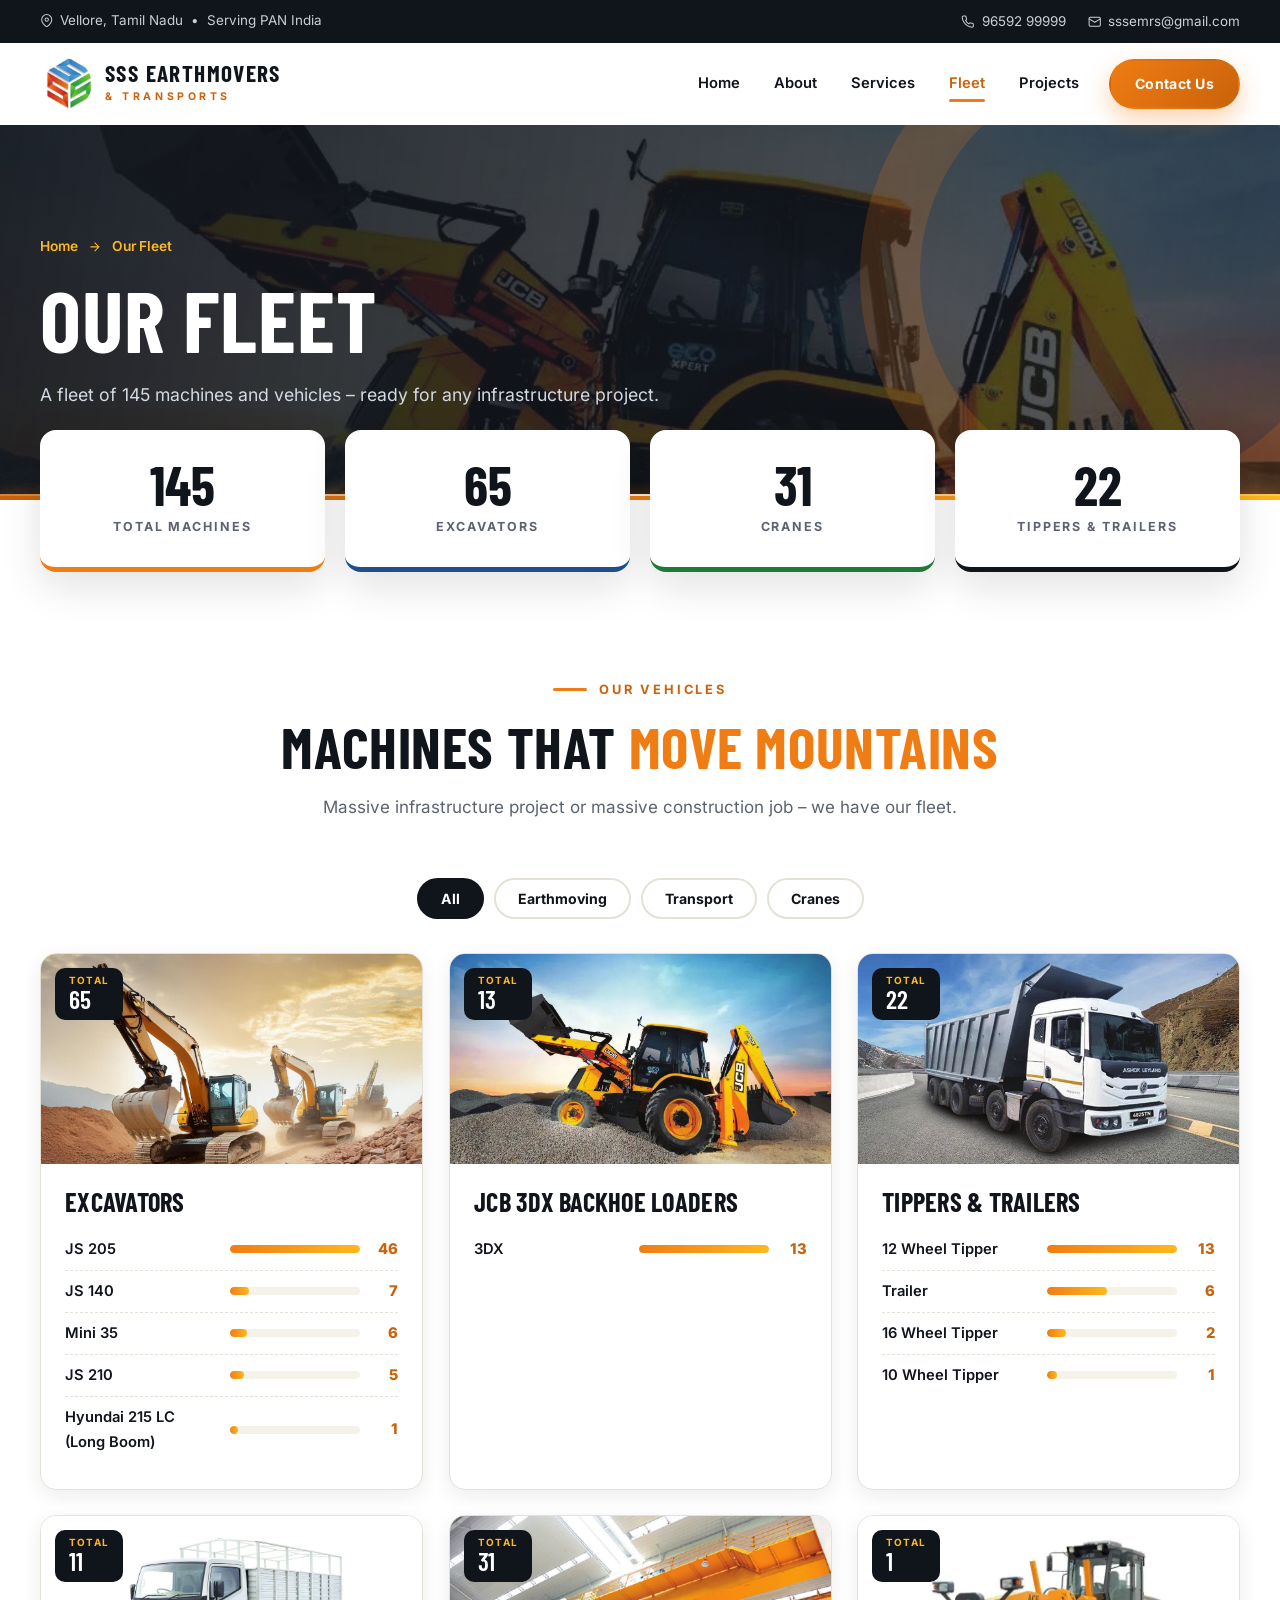
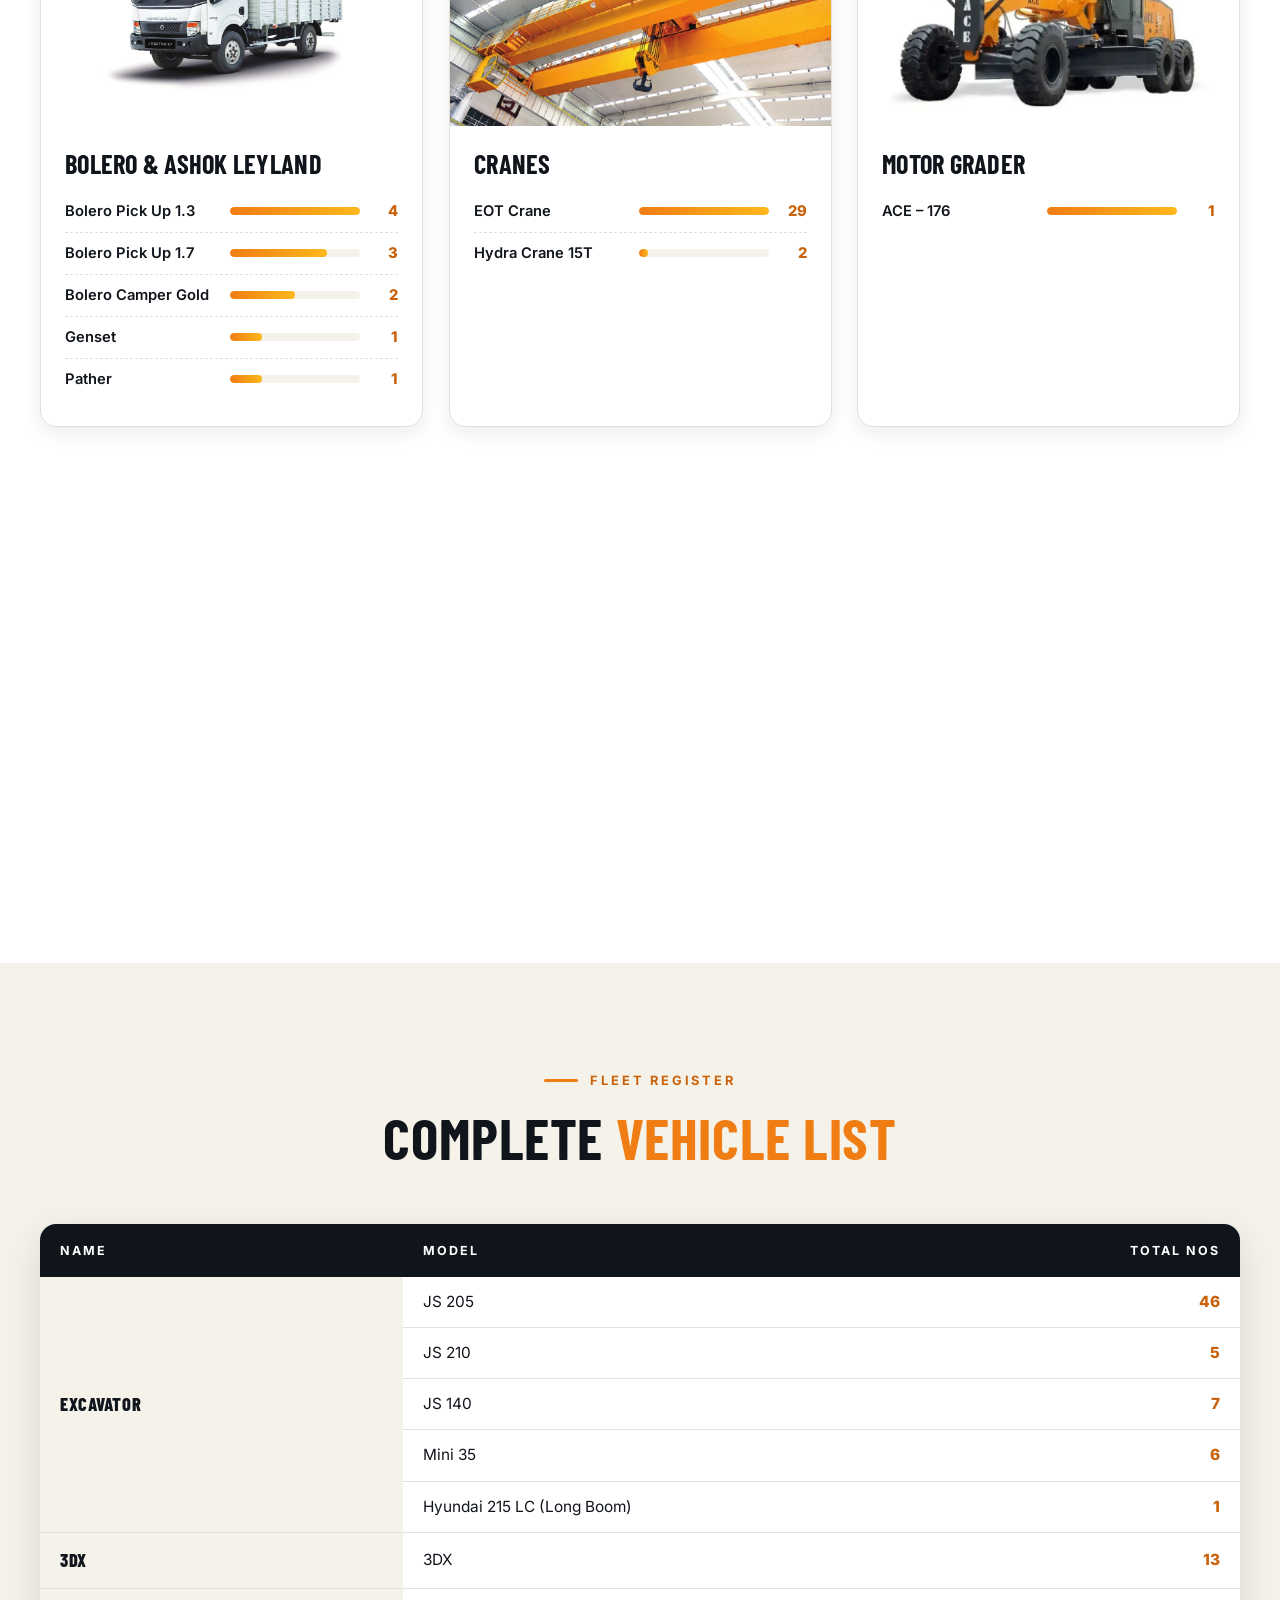
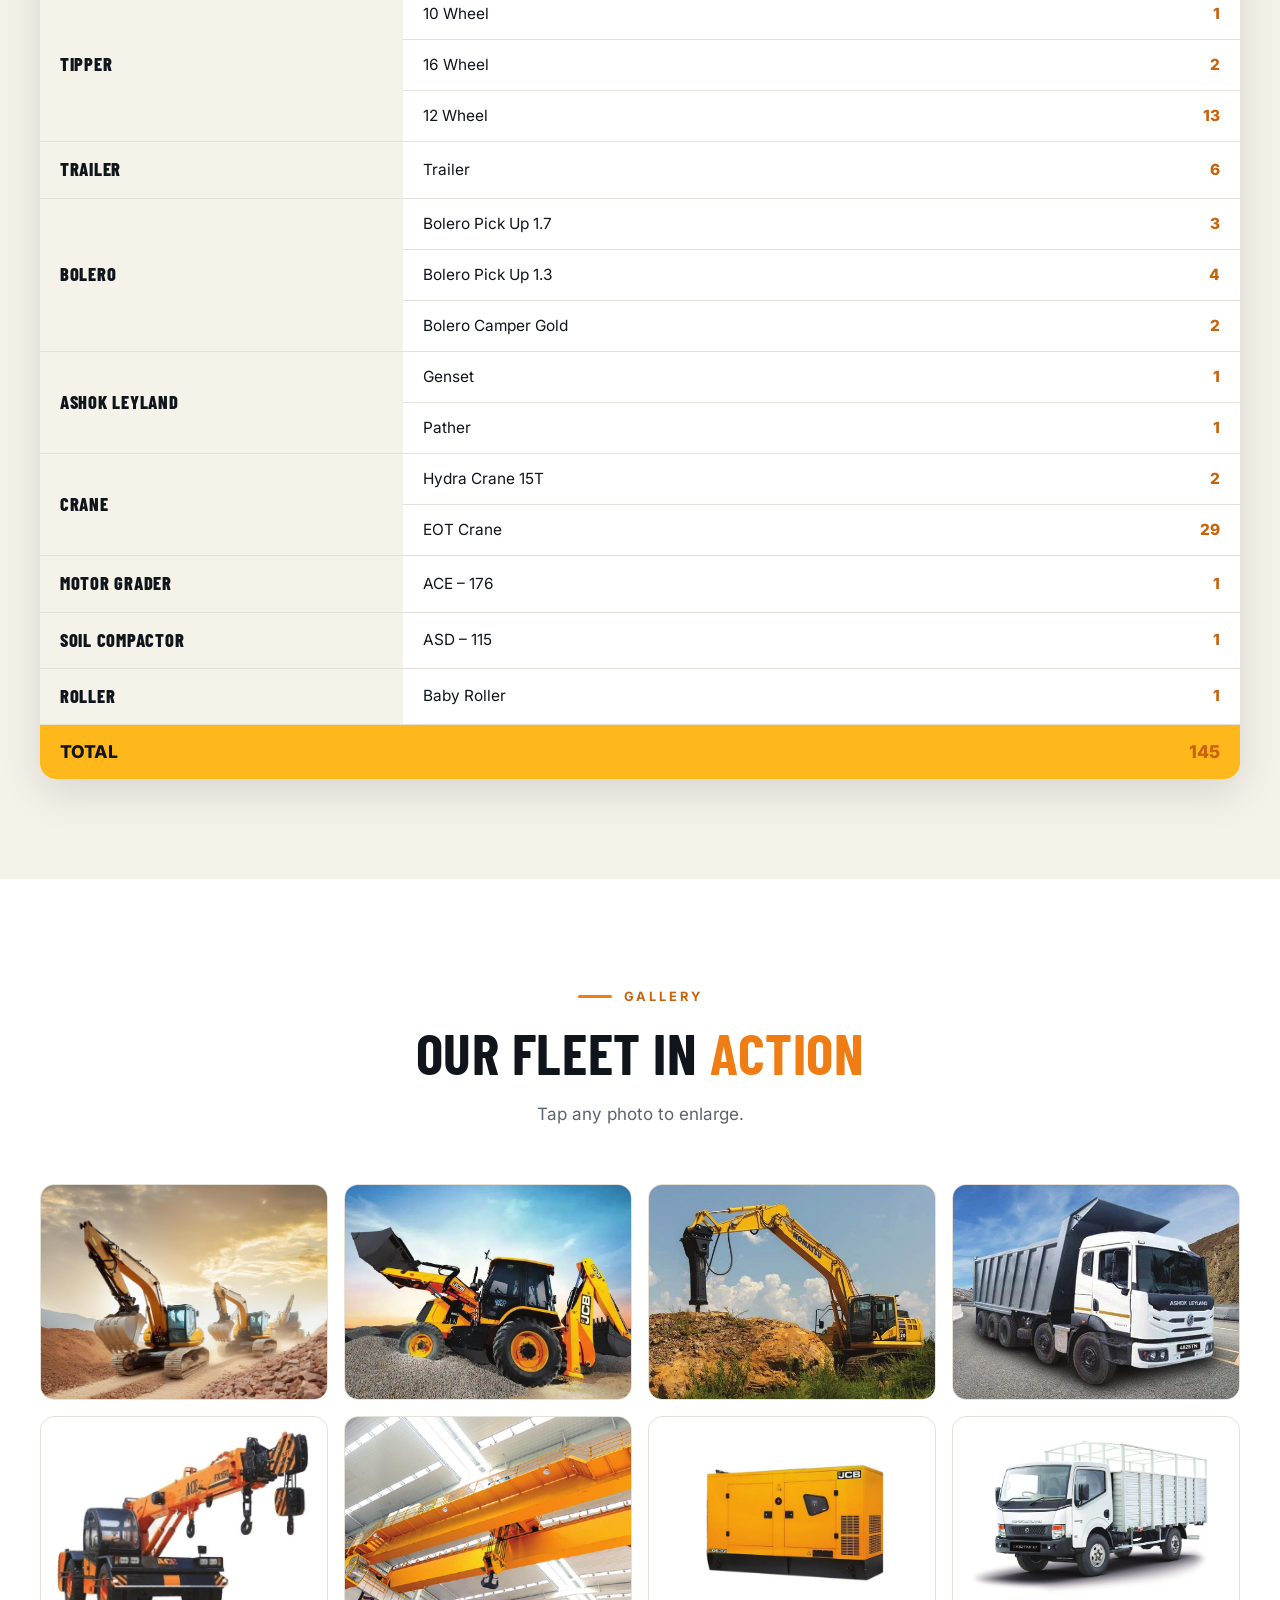
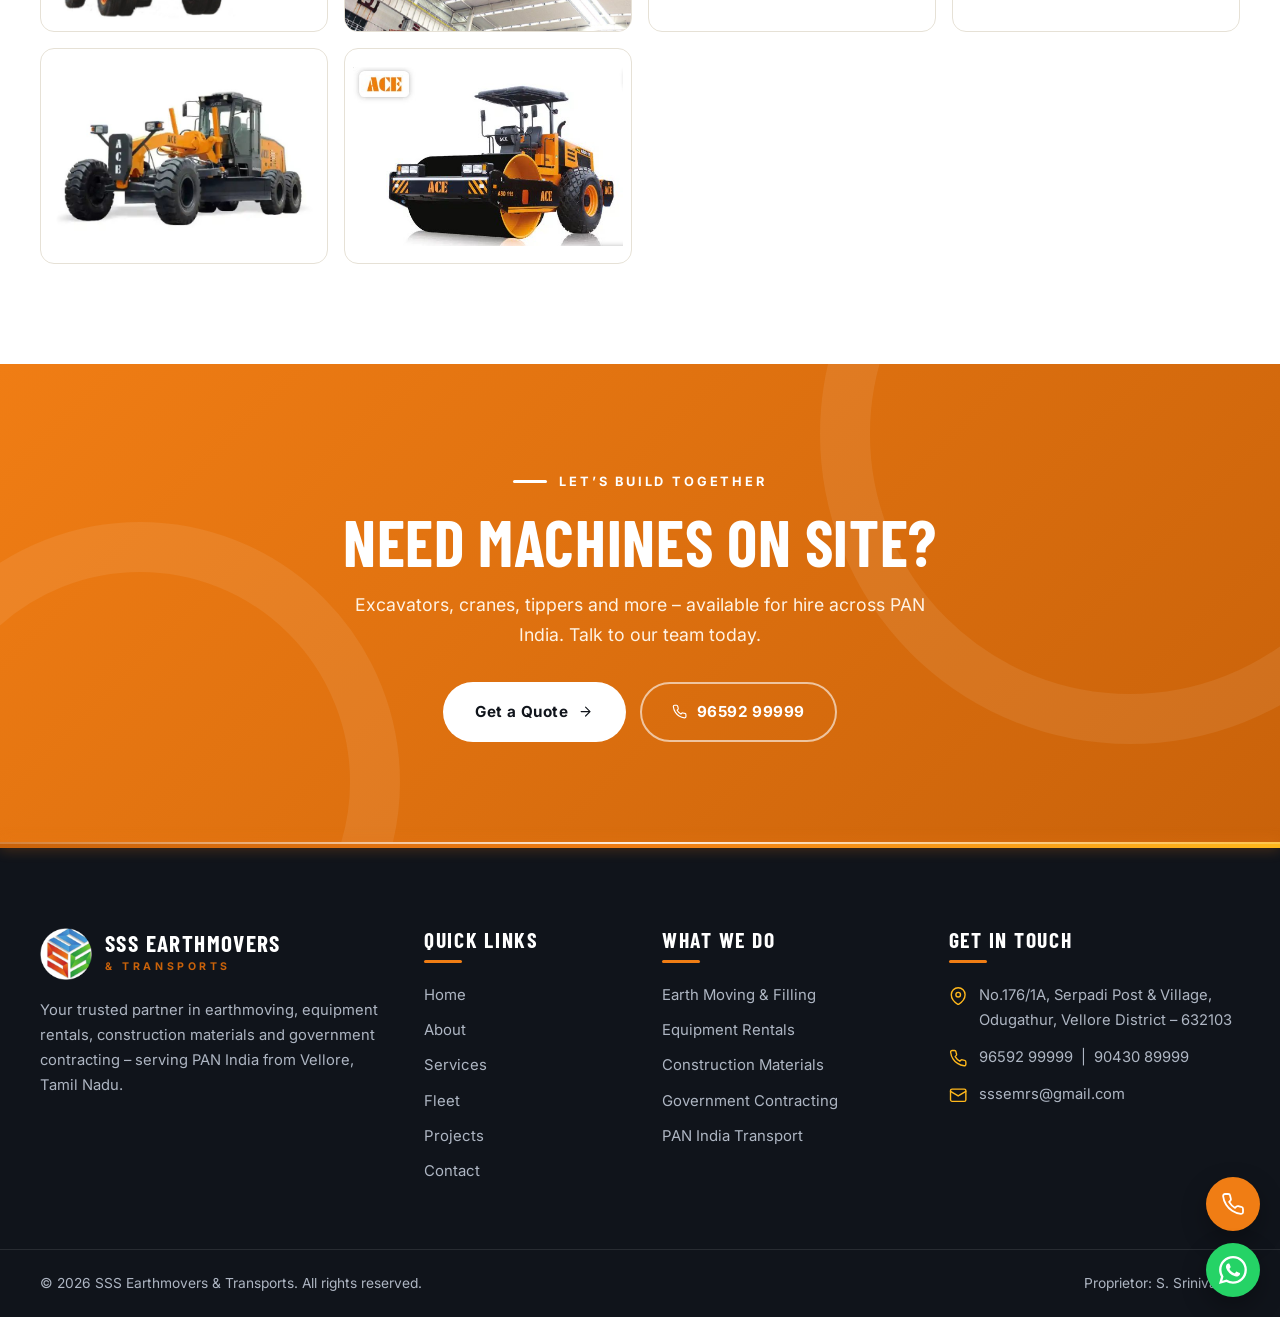
<file: fleet.html>
<!DOCTYPE html>
<html lang="en">
<head>
<meta charset="utf-8">
<meta name="viewport" content="width=device-width, initial-scale=1">
<title>Our Fleet | SSS Earthmovers & Transports</title>
<meta name="description" content="SSS fleet of 145 machines – JS 205/210/140 excavators, JCB 3DX, tippers, trailers, Hydra and EOT cranes, motor grader, soil compactor and rollers.">
<meta name="theme-color" content="#10141B">
<link rel="icon" href="images/favicon.png">
<link rel="preload" href="fonts/barlow-condensed-latin-700-normal.woff2" as="font" type="font/woff2" crossorigin><link rel="preload" href="fonts/inter-latin-400-normal.woff2" as="font" type="font/woff2" crossorigin>
<link rel="stylesheet" href="style.css">
<script>document.documentElement.classList.add('js');try{if(!sessionStorage.getItem('sss_seen'))document.documentElement.classList.add('pl')}catch(e){}</script>
</head>
<body>
<div class="preloader" aria-hidden="true"><div class="pl-box"><img src="images/logo.png" alt=""><b>SSS EARTHMOVERS</b><div class="pl-bar"><i></i></div></div></div>
<div class="progress"></div>
<div class="topbar"><div class="container">
  <div class="grp"><span><a href="contact.html"><svg class="ic" viewBox="0 0 24 24" fill="none" stroke="currentColor" stroke-width="1.8" stroke-linecap="round" stroke-linejoin="round" aria-hidden="true"><path d="M21 10c0 7-9 13-9 13S3 17 3 10a9 9 0 0 1 18 0z"/><circle cx="12" cy="10" r="3"/></svg> Vellore, Tamil Nadu &nbsp;•&nbsp; Serving PAN India</a></span></div>
  <div class="grp"><a href="tel:+919659299999"><svg class="ic" viewBox="0 0 24 24" fill="none" stroke="currentColor" stroke-width="1.8" stroke-linecap="round" stroke-linejoin="round" aria-hidden="true"><path d="M22 16.92v3a2 2 0 0 1-2.18 2 19.79 19.79 0 0 1-8.63-3.07 19.5 19.5 0 0 1-6-6 19.79 19.79 0 0 1-3.07-8.67A2 2 0 0 1 4.11 2h3a2 2 0 0 1 2 1.72c.13.96.36 1.9.7 2.81a2 2 0 0 1-.45 2.11L8.09 9.91a16 16 0 0 0 6 6l1.27-1.27a2 2 0 0 1 2.11-.45c.91.34 1.85.57 2.81.7A2 2 0 0 1 22 16.92z"/></svg> 96592 99999</a><a href="mailto:sssemrs@gmail.com"><svg class="ic" viewBox="0 0 24 24" fill="none" stroke="currentColor" stroke-width="1.8" stroke-linecap="round" stroke-linejoin="round" aria-hidden="true"><rect x="2" y="4" width="20" height="16" rx="2"/><path d="m22 7-10 6L2 7"/></svg> sssemrs@gmail.com</a></div>
</div></div>
<header class="nav"><div class="container">
  <a class="brand" href="index.html"><img src="images/logo.png" alt="SSS logo"><span><b>SSS Earthmovers</b><small>&amp; TRANSPORTS</small></span></a>
  <input type="checkbox" id="nav-toggle" aria-label="Toggle menu"><label class="burger" for="nav-toggle"><span></span><span></span><span></span></label>
  <nav class="menu"><a href="index.html">Home</a><a href="about.html">About</a><a href="services.html">Services</a><a href="fleet.html" class=active>Fleet</a><a href="projects.html">Projects</a><a href="contact.html" class="btn btn-primary">Contact Us</a></nav>
</div></header>
<section class="page-hero" style="--bg:url('images/backhoe.jpg')"><div class="container"><div class="crumbs"><a href="index.html">Home</a> <svg class="ic" viewBox="0 0 24 24" fill="none" stroke="currentColor" stroke-width="1.8" stroke-linecap="round" stroke-linejoin="round" aria-hidden="true"><path d="M5 12h14M12 5l7 7-7 7"/></svg> <span>Our Fleet</span></div><h1>Our Fleet</h1><p>A fleet of 145 machines and vehicles – ready for any infrastructure project.</p></div><div class="brand-divider"></div></section>

<div class="container"><div class="sum-grid stagger">
  <div class="sum rv"><b data-count="145">0</b><span>Total machines</span></div>
  <div class="sum rv"><b data-count="65">0</b><span>Excavators</span></div>
  <div class="sum rv"><b data-count="31">0</b><span>Cranes</span></div>
  <div class="sum rv"><b data-count="22">0</b><span>Tippers &amp; trailers</span></div>
</div></div>

<section class="section"><div class="container">
  <div class="head center rv"><span class="eyebrow">Our Vehicles</span><h2 class="title">Machines that <em>move mountains</em></h2><p class="lead">Massive infrastructure project or massive construction job – we have our fleet.</p></div>
  <div class="filters center" data-filter-group="#fleet-grid">
    <button class="fbtn on" data-f="all">All</button><button class="fbtn" data-f="earth">Earthmoving</button><button class="fbtn" data-f="transport">Transport</button><button class="fbtn" data-f="crane">Cranes</button>
  </div>
  <div class="fleet-cards" id="fleet-grid">
  <article class="fcard tilt rv" data-tags="earth"><div class="pic" data-lightbox="images/excavators.jpg"><img src="images/excavators.jpg" alt="Excavators" loading="lazy"><div class="badge"><small>TOTAL</small>65</div></div><div class="body"><h3>Excavators</h3><ul class="models"><li><span class="nm">JS 205</span><span class="bar"><i style="--w:100%"></i></span><span class="q">46</span></li><li><span class="nm">JS 140</span><span class="bar"><i style="--w:15%"></i></span><span class="q">7</span></li><li><span class="nm">Mini 35</span><span class="bar"><i style="--w:13%"></i></span><span class="q">6</span></li><li><span class="nm">JS 210</span><span class="bar"><i style="--w:11%"></i></span><span class="q">5</span></li><li><span class="nm">Hyundai 215 LC (Long Boom)</span><span class="bar"><i style="--w:6%"></i></span><span class="q">1</span></li></ul></div></article><article class="fcard tilt rv" data-tags="earth"><div class="pic" data-lightbox="images/backhoe.jpg"><img src="images/backhoe.jpg" alt="JCB 3DX Backhoe Loaders" loading="lazy"><div class="badge"><small>TOTAL</small>13</div></div><div class="body"><h3>JCB 3DX Backhoe Loaders</h3><ul class="models"><li><span class="nm">3DX</span><span class="bar"><i style="--w:100%"></i></span><span class="q">13</span></li></ul></div></article><article class="fcard tilt rv" data-tags="transport"><div class="pic" data-lightbox="images/tipper.jpg"><img src="images/tipper.jpg" alt="Tippers & Trailers" loading="lazy"><div class="badge"><small>TOTAL</small>22</div></div><div class="body"><h3>Tippers & Trailers</h3><ul class="models"><li><span class="nm">12 Wheel Tipper</span><span class="bar"><i style="--w:100%"></i></span><span class="q">13</span></li><li><span class="nm">Trailer</span><span class="bar"><i style="--w:46%"></i></span><span class="q">6</span></li><li><span class="nm">16 Wheel Tipper</span><span class="bar"><i style="--w:15%"></i></span><span class="q">2</span></li><li><span class="nm">10 Wheel Tipper</span><span class="bar"><i style="--w:8%"></i></span><span class="q">1</span></li></ul></div></article><article class="fcard tilt rv" data-tags="transport"><div class="pic contain" data-lightbox="images/pickup.jpg"><img src="images/pickup.jpg" alt="Bolero & Ashok Leyland" loading="lazy"><div class="badge"><small>TOTAL</small>11</div></div><div class="body"><h3>Bolero & Ashok Leyland</h3><ul class="models"><li><span class="nm">Bolero Pick Up 1.3</span><span class="bar"><i style="--w:100%"></i></span><span class="q">4</span></li><li><span class="nm">Bolero Pick Up 1.7</span><span class="bar"><i style="--w:75%"></i></span><span class="q">3</span></li><li><span class="nm">Bolero Camper Gold</span><span class="bar"><i style="--w:50%"></i></span><span class="q">2</span></li><li><span class="nm">Genset</span><span class="bar"><i style="--w:25%"></i></span><span class="q">1</span></li><li><span class="nm">Pather</span><span class="bar"><i style="--w:25%"></i></span><span class="q">1</span></li></ul></div></article><article class="fcard tilt rv" data-tags="crane"><div class="pic" data-lightbox="images/eot-crane.jpg"><img src="images/eot-crane.jpg" alt="Cranes" loading="lazy"><div class="badge"><small>TOTAL</small>31</div></div><div class="body"><h3>Cranes</h3><ul class="models"><li><span class="nm">EOT Crane</span><span class="bar"><i style="--w:100%"></i></span><span class="q">29</span></li><li><span class="nm">Hydra Crane 15T</span><span class="bar"><i style="--w:7%"></i></span><span class="q">2</span></li></ul></div></article><article class="fcard tilt rv" data-tags="earth"><div class="pic contain" data-lightbox="images/grader.jpg"><img src="images/grader.jpg" alt="Motor Grader" loading="lazy"><div class="badge"><small>TOTAL</small>1</div></div><div class="body"><h3>Motor Grader</h3><ul class="models"><li><span class="nm">ACE – 176</span><span class="bar"><i style="--w:100%"></i></span><span class="q">1</span></li></ul></div></article><article class="fcard tilt rv" data-tags="earth"><div class="pic contain" data-lightbox="images/roller.jpg"><img src="images/roller.jpg" alt="Soil Compactor & Roller" loading="lazy"><div class="badge"><small>TOTAL</small>2</div></div><div class="body"><h3>Soil Compactor & Roller</h3><ul class="models"><li><span class="nm">ASD – 115 Soil Compactor</span><span class="bar"><i style="--w:100%"></i></span><span class="q">1</span></li><li><span class="nm">Baby Roller</span><span class="bar"><i style="--w:100%"></i></span><span class="q">1</span></li></ul></div></article>
  </div>
</div></section>

<section class="section soft"><div class="container">
  <div class="head center rv"><span class="eyebrow">Fleet Register</span><h2 class="title">Complete <em>vehicle list</em></h2></div>
  <div class="table-wrap rv"><table>
    <thead><tr><th>Name</th><th>Model</th><th>Total Nos</th></tr></thead>
    <tbody>
<tr><td class="grp" rowspan="5">Excavator</td><td>JS 205</td><td class="n">46</td></tr>
<tr><td>JS 210</td><td class="n">5</td></tr>
<tr><td>JS 140</td><td class="n">7</td></tr>
<tr><td>Mini 35</td><td class="n">6</td></tr>
<tr><td>Hyundai 215 LC (Long Boom)</td><td class="n">1</td></tr>
<tr><td class="grp" rowspan="1">3DX</td><td>3DX</td><td class="n">13</td></tr>
<tr><td class="grp" rowspan="3">Tipper</td><td>10 Wheel</td><td class="n">1</td></tr>
<tr><td>16 Wheel</td><td class="n">2</td></tr>
<tr><td>12 Wheel</td><td class="n">13</td></tr>
<tr><td class="grp" rowspan="1">Trailer</td><td>Trailer</td><td class="n">6</td></tr>
<tr><td class="grp" rowspan="3">Bolero</td><td>Bolero Pick Up 1.7</td><td class="n">3</td></tr>
<tr><td>Bolero Pick Up 1.3</td><td class="n">4</td></tr>
<tr><td>Bolero Camper Gold</td><td class="n">2</td></tr>
<tr><td class="grp" rowspan="2">Ashok Leyland</td><td>Genset</td><td class="n">1</td></tr>
<tr><td>Pather</td><td class="n">1</td></tr>
<tr><td class="grp" rowspan="2">Crane</td><td>Hydra Crane 15T</td><td class="n">2</td></tr>
<tr><td>EOT Crane</td><td class="n">29</td></tr>
<tr><td class="grp" rowspan="1">Motor Grader</td><td>ACE – 176</td><td class="n">1</td></tr>
<tr><td class="grp" rowspan="1">Soil Compactor</td><td>ASD – 115</td><td class="n">1</td></tr>
<tr><td class="grp" rowspan="1">Roller</td><td>Baby Roller</td><td class="n">1</td></tr>
    </tbody>
    <tfoot><tr><td colspan="2">TOTAL</td><td class="n">145</td></tr></tfoot>
  </table></div>
</div></section>

<section class="section"><div class="container">
  <div class="head center rv"><span class="eyebrow">Gallery</span><h2 class="title">Our fleet in <em>action</em></h2><p class="lead">Tap any photo to enlarge.</p></div>
  <div class="gallery stagger"><a class="rv " href="images/excavators.jpg" data-lightbox="images/excavators.jpg"><img src="images/excavators.jpg" alt="Excavators" loading="lazy"></a><a class="rv " href="images/backhoe.jpg" data-lightbox="images/backhoe.jpg"><img src="images/backhoe.jpg" alt="JCB 3DX" loading="lazy"></a><a class="rv " href="images/breaker.jpg" data-lightbox="images/breaker.jpg"><img src="images/breaker.jpg" alt="Excavator with rock breaker" loading="lazy"></a><a class="rv " href="images/tipper.jpg" data-lightbox="images/tipper.jpg"><img src="images/tipper.jpg" alt="Tipper" loading="lazy"></a><a class="rv contain" href="images/crane.jpg" data-lightbox="images/crane.jpg"><img src="images/crane.jpg" alt="Hydra crane" loading="lazy"></a><a class="rv " href="images/eot-crane.jpg" data-lightbox="images/eot-crane.jpg"><img src="images/eot-crane.jpg" alt="EOT crane" loading="lazy"></a><a class="rv contain" href="images/genset.jpg" data-lightbox="images/genset.jpg"><img src="images/genset.jpg" alt="Genset" loading="lazy"></a><a class="rv contain" href="images/pickup.jpg" data-lightbox="images/pickup.jpg"><img src="images/pickup.jpg" alt="Ashok Leyland pick-up" loading="lazy"></a><a class="rv contain" href="images/grader.jpg" data-lightbox="images/grader.jpg"><img src="images/grader.jpg" alt="ACE motor grader" loading="lazy"></a><a class="rv contain" href="images/roller.jpg" data-lightbox="images/roller.jpg"><img src="images/roller.jpg" alt="ACE soil compactor" loading="lazy"></a></div>
</div></section>
<section class="cta-band"><div class="container rv"><span class="eyebrow">Let’s build together</span><h2>Need machines on site?</h2><p>Excavators, cranes, tippers and more – available for hire across PAN India. Talk to our team today.</p>
<div class="btns"><a class="btn btn-white" href="contact.html">Get a Quote <svg class="ic" viewBox="0 0 24 24" fill="none" stroke="currentColor" stroke-width="1.8" stroke-linecap="round" stroke-linejoin="round" aria-hidden="true"><path d="M5 12h14M12 5l7 7-7 7"/></svg></a><a class="btn btn-ghost" href="tel:+919659299999"><svg class="ic" viewBox="0 0 24 24" fill="none" stroke="currentColor" stroke-width="1.8" stroke-linecap="round" stroke-linejoin="round" aria-hidden="true"><path d="M22 16.92v3a2 2 0 0 1-2.18 2 19.79 19.79 0 0 1-8.63-3.07 19.5 19.5 0 0 1-6-6 19.79 19.79 0 0 1-3.07-8.67A2 2 0 0 1 4.11 2h3a2 2 0 0 1 2 1.72c.13.96.36 1.9.7 2.81a2 2 0 0 1-.45 2.11L8.09 9.91a16 16 0 0 0 6 6l1.27-1.27a2 2 0 0 1 2.11-.45c.91.34 1.85.57 2.81.7A2 2 0 0 1 22 16.92z"/></svg> 96592 99999</a></div></div></section>

<footer>
<div class="brand-divider"></div>
<div class="container foot-grid">
  <div><a class="brand" href="index.html"><img src="images/logo.png" alt=""><span><b>SSS Earthmovers</b><small>&amp; TRANSPORTS</small></span></a>
  <p>Your trusted partner in earthmoving, equipment rentals, construction materials and government contracting – serving PAN India from Vellore, Tamil Nadu.</p></div>
  <div><h4>Quick Links</h4><ul><li><a href="index.html">Home</a></li><li><a href="about.html">About</a></li><li><a href="services.html">Services</a></li><li><a href="fleet.html">Fleet</a></li><li><a href="projects.html">Projects</a></li><li><a href="contact.html">Contact</a></li></ul></div>
  <div><h4>What We Do</h4><ul><li><a href="services.html">Earth Moving &amp; Filling</a></li><li><a href="services.html">Equipment Rentals</a></li><li><a href="services.html">Construction Materials</a></li><li><a href="services.html">Government Contracting</a></li><li><a href="services.html">PAN India Transport</a></li></ul></div>
  <div><h4>Get In Touch</h4>
    <div class="ci"><svg class="ic" viewBox="0 0 24 24" fill="none" stroke="currentColor" stroke-width="1.8" stroke-linecap="round" stroke-linejoin="round" aria-hidden="true"><path d="M21 10c0 7-9 13-9 13S3 17 3 10a9 9 0 0 1 18 0z"/><circle cx="12" cy="10" r="3"/></svg><span>No.176/1A, Serpadi Post &amp; Village, Odugathur, Vellore District – 632103</span></div>
    <div class="ci"><svg class="ic" viewBox="0 0 24 24" fill="none" stroke="currentColor" stroke-width="1.8" stroke-linecap="round" stroke-linejoin="round" aria-hidden="true"><path d="M22 16.92v3a2 2 0 0 1-2.18 2 19.79 19.79 0 0 1-8.63-3.07 19.5 19.5 0 0 1-6-6 19.79 19.79 0 0 1-3.07-8.67A2 2 0 0 1 4.11 2h3a2 2 0 0 1 2 1.72c.13.96.36 1.9.7 2.81a2 2 0 0 1-.45 2.11L8.09 9.91a16 16 0 0 0 6 6l1.27-1.27a2 2 0 0 1 2.11-.45c.91.34 1.85.57 2.81.7A2 2 0 0 1 22 16.92z"/></svg><span><a href="tel:+919659299999">96592 99999</a> &nbsp;|&nbsp; <a href="tel:+919043089999">90430 89999</a></span></div>
    <div class="ci"><svg class="ic" viewBox="0 0 24 24" fill="none" stroke="currentColor" stroke-width="1.8" stroke-linecap="round" stroke-linejoin="round" aria-hidden="true"><rect x="2" y="4" width="20" height="16" rx="2"/><path d="m22 7-10 6L2 7"/></svg><a href="mailto:sssemrs@gmail.com">sssemrs@gmail.com</a></div>
  </div>
</div>
<div class="foot-bot"><div class="container"><span>© 2026 SSS Earthmovers &amp; Transports. All rights reserved.</span><span>Proprietor: S. Srinivasan</span></div></div>
</footer>
<div class="float">
  <button class="top" aria-label="Back to top"><svg class="ic" viewBox="0 0 24 24" fill="none" stroke="currentColor" stroke-width="1.8" stroke-linecap="round" stroke-linejoin="round" aria-hidden="true"><path d="m18 15-6-6-6 6"/></svg></button>
  <a class="call" href="tel:+919659299999" aria-label="Call us"><svg class="ic" viewBox="0 0 24 24" fill="none" stroke="currentColor" stroke-width="1.8" stroke-linecap="round" stroke-linejoin="round" aria-hidden="true"><path d="M22 16.92v3a2 2 0 0 1-2.18 2 19.79 19.79 0 0 1-8.63-3.07 19.5 19.5 0 0 1-6-6 19.79 19.79 0 0 1-3.07-8.67A2 2 0 0 1 4.11 2h3a2 2 0 0 1 2 1.72c.13.96.36 1.9.7 2.81a2 2 0 0 1-.45 2.11L8.09 9.91a16 16 0 0 0 6 6l1.27-1.27a2 2 0 0 1 2.11-.45c.91.34 1.85.57 2.81.7A2 2 0 0 1 22 16.92z"/></svg></a>
  <a class="wa" href="https://wa.me/919659299999" target="_blank" rel="noopener" aria-label="WhatsApp"><svg class="ic" viewBox="0 0 16 16" fill="currentColor" aria-hidden="true"><path d="M13.601 2.326A7.85 7.85 0 0 0 7.994 0C3.627 0 .068 3.558.064 7.926c0 1.399.366 2.76 1.057 3.965L0 16l4.204-1.102a7.9 7.9 0 0 0 3.79.965h.004c4.368 0 7.926-3.558 7.93-7.93A7.9 7.9 0 0 0 13.6 2.326zM7.994 14.521a6.6 6.6 0 0 1-3.356-.92l-.24-.144-2.494.654.666-2.433-.156-.251a6.56 6.56 0 0 1-1.007-3.505c0-3.626 2.957-6.584 6.591-6.584a6.56 6.56 0 0 1 4.66 1.931 6.56 6.56 0 0 1 1.928 4.66c-.004 3.639-2.961 6.592-6.592 6.592m3.615-4.934c-.197-.099-1.17-.578-1.353-.646-.182-.065-.315-.099-.445.099-.133.197-.513.646-.627.775-.114.133-.232.148-.43.05-.197-.1-.836-.308-1.592-.985-.59-.525-.985-1.175-1.103-1.372-.114-.198-.011-.304.088-.403.087-.088.197-.232.296-.346.1-.114.133-.198.198-.33.065-.134.034-.248-.016-.347-.05-.099-.445-1.076-.612-1.47-.16-.389-.323-.335-.445-.34-.114-.007-.247-.007-.38-.007a.73.73 0 0 0-.529.247c-.182.198-.691.677-.691 1.654s.71 1.916.81 2.049c.098.133 1.394 2.132 3.383 2.992.47.205.84.326 1.129.418.475.152.904.129 1.246.08.38-.058 1.171-.48 1.338-.943.164-.464.164-.86.114-.943-.049-.084-.182-.133-.38-.232"/></svg></a>
</div>
<div class="lightbox" aria-hidden="true"><img alt=""></div>
<script src="script.js"></script>
</body>
</html>
</file>
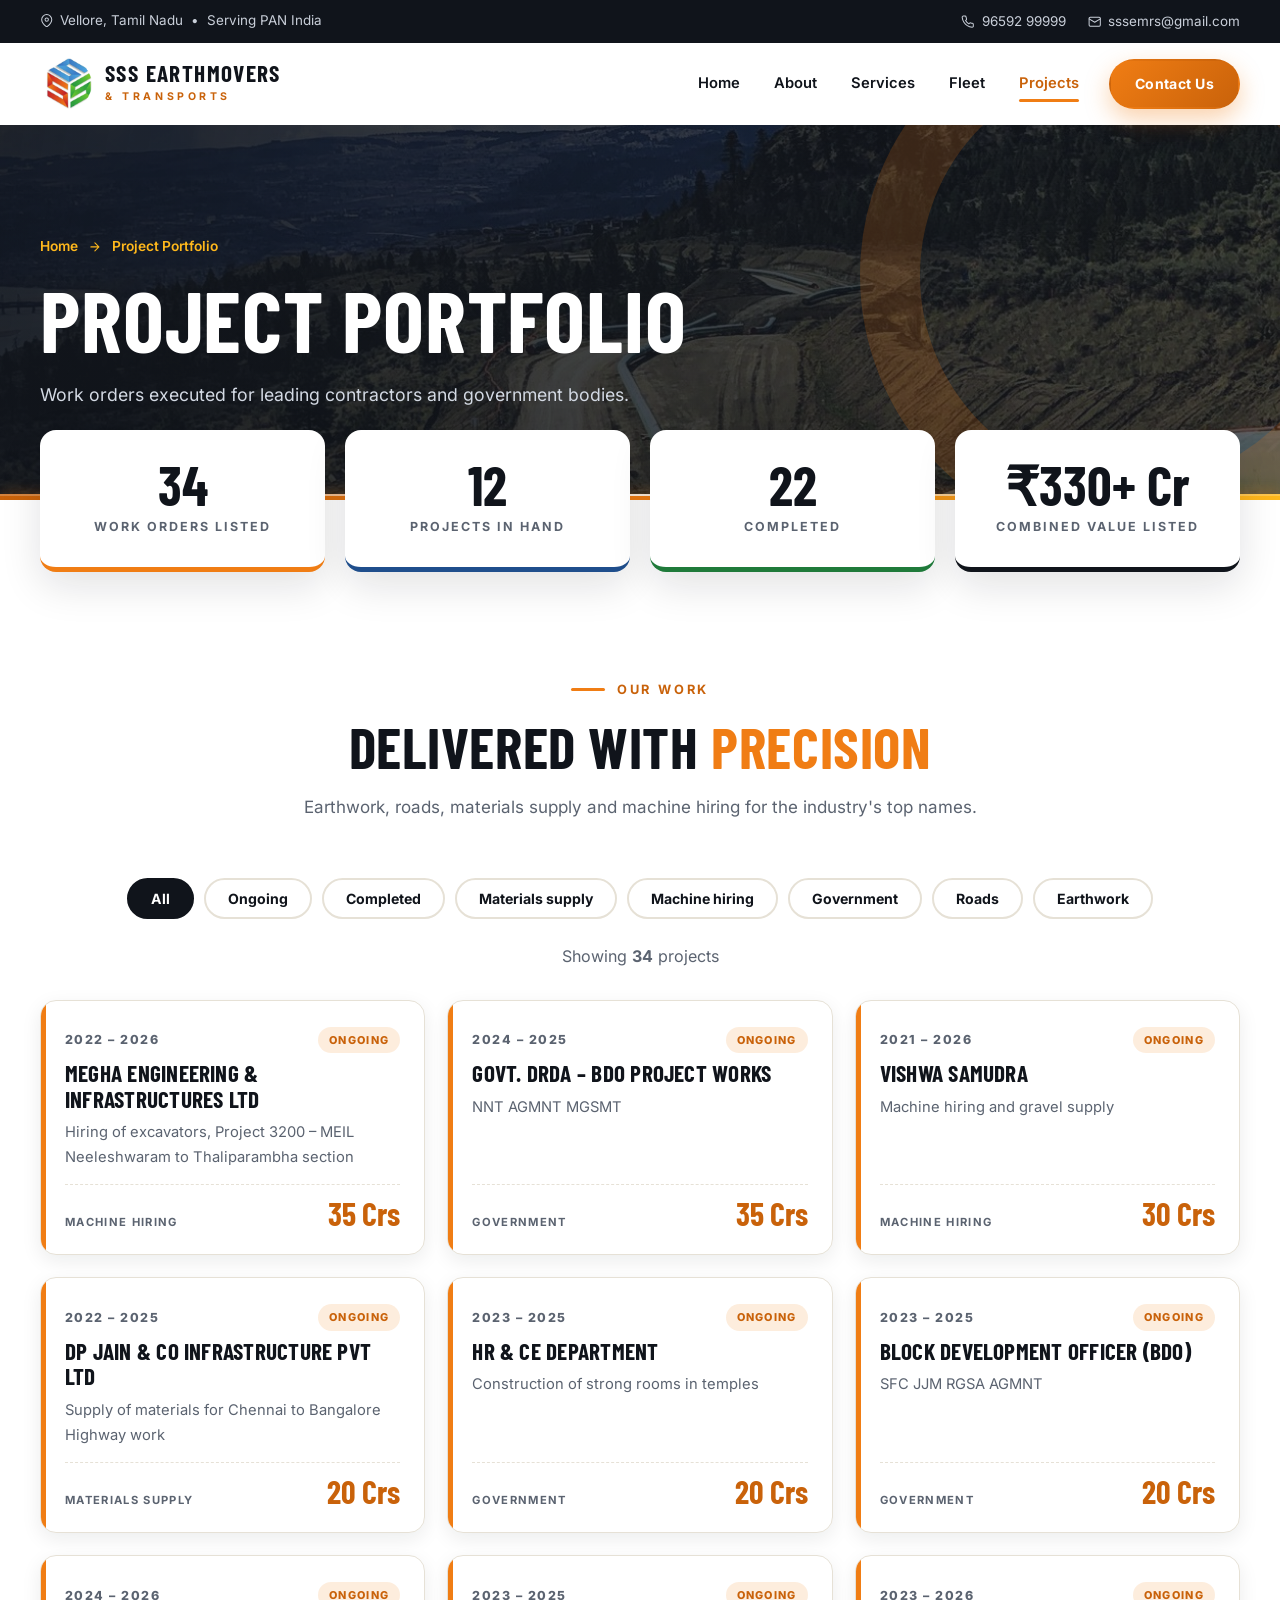
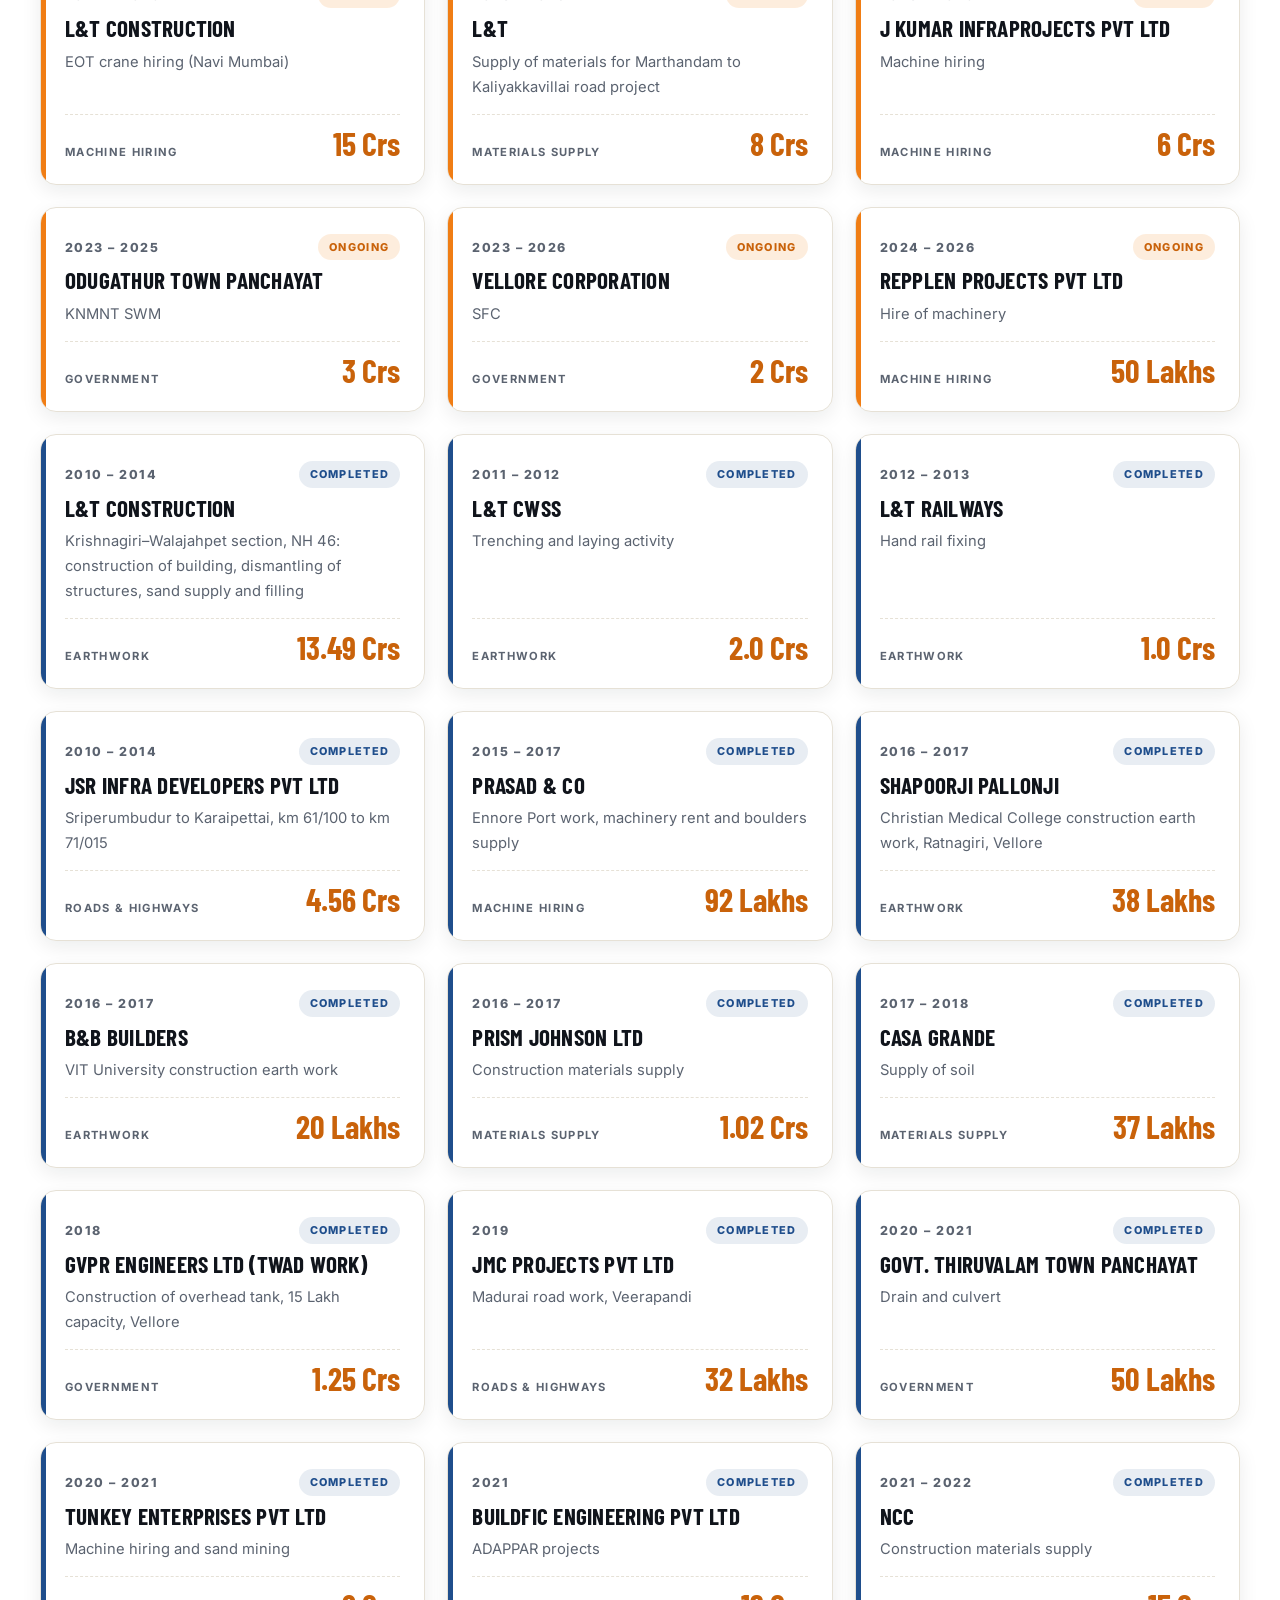
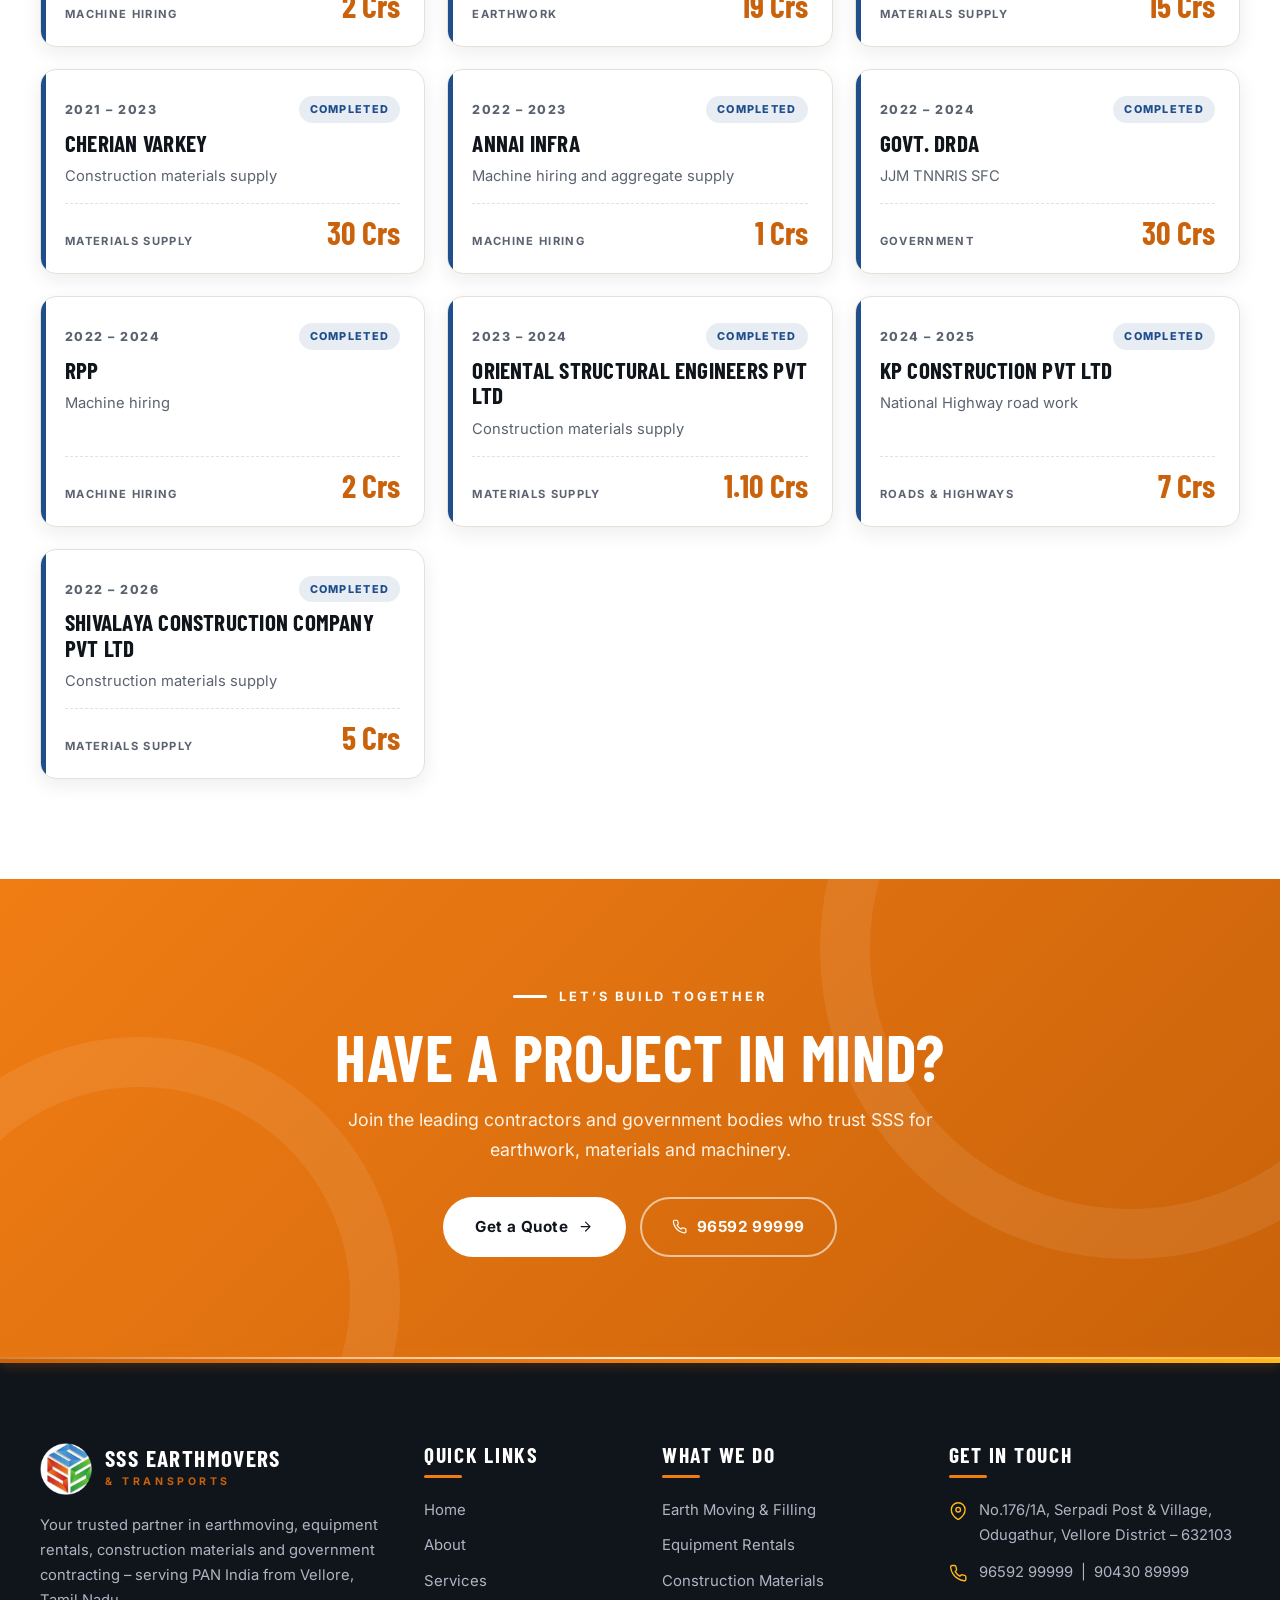
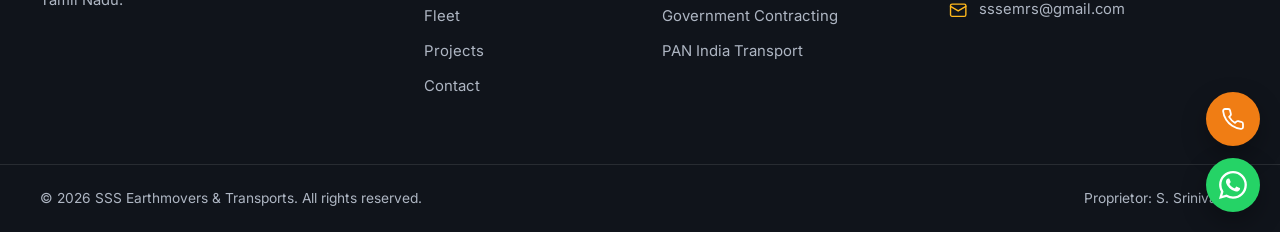
<file: projects.html>
<!DOCTYPE html>
<html lang="en">
<head>
<meta charset="utf-8">
<meta name="viewport" content="width=device-width, initial-scale=1">
<title>Project Portfolio | SSS Earthmovers & Transports</title>
<meta name="description" content="Work orders executed by SSS Earthmovers & Transports for L&T, Shapoorji Pallonji, MEIL, DP Jain, DRDA, HR&CE and more.">
<meta name="theme-color" content="#10141B">
<link rel="icon" href="images/favicon.png">
<link rel="preload" href="fonts/barlow-condensed-latin-700-normal.woff2" as="font" type="font/woff2" crossorigin><link rel="preload" href="fonts/inter-latin-400-normal.woff2" as="font" type="font/woff2" crossorigin>
<link rel="stylesheet" href="style.css">
<script>document.documentElement.classList.add('js');try{if(!sessionStorage.getItem('sss_seen'))document.documentElement.classList.add('pl')}catch(e){}</script>
</head>
<body>
<div class="preloader" aria-hidden="true"><div class="pl-box"><img src="images/logo.png" alt=""><b>SSS EARTHMOVERS</b><div class="pl-bar"><i></i></div></div></div>
<div class="progress"></div>
<div class="topbar"><div class="container">
  <div class="grp"><span><a href="contact.html"><svg class="ic" viewBox="0 0 24 24" fill="none" stroke="currentColor" stroke-width="1.8" stroke-linecap="round" stroke-linejoin="round" aria-hidden="true"><path d="M21 10c0 7-9 13-9 13S3 17 3 10a9 9 0 0 1 18 0z"/><circle cx="12" cy="10" r="3"/></svg> Vellore, Tamil Nadu &nbsp;•&nbsp; Serving PAN India</a></span></div>
  <div class="grp"><a href="tel:+919659299999"><svg class="ic" viewBox="0 0 24 24" fill="none" stroke="currentColor" stroke-width="1.8" stroke-linecap="round" stroke-linejoin="round" aria-hidden="true"><path d="M22 16.92v3a2 2 0 0 1-2.18 2 19.79 19.79 0 0 1-8.63-3.07 19.5 19.5 0 0 1-6-6 19.79 19.79 0 0 1-3.07-8.67A2 2 0 0 1 4.11 2h3a2 2 0 0 1 2 1.72c.13.96.36 1.9.7 2.81a2 2 0 0 1-.45 2.11L8.09 9.91a16 16 0 0 0 6 6l1.27-1.27a2 2 0 0 1 2.11-.45c.91.34 1.85.57 2.81.7A2 2 0 0 1 22 16.92z"/></svg> 96592 99999</a><a href="mailto:sssemrs@gmail.com"><svg class="ic" viewBox="0 0 24 24" fill="none" stroke="currentColor" stroke-width="1.8" stroke-linecap="round" stroke-linejoin="round" aria-hidden="true"><rect x="2" y="4" width="20" height="16" rx="2"/><path d="m22 7-10 6L2 7"/></svg> sssemrs@gmail.com</a></div>
</div></div>
<header class="nav"><div class="container">
  <a class="brand" href="index.html"><img src="images/logo.png" alt="SSS logo"><span><b>SSS Earthmovers</b><small>&amp; TRANSPORTS</small></span></a>
  <input type="checkbox" id="nav-toggle" aria-label="Toggle menu"><label class="burger" for="nav-toggle"><span></span><span></span><span></span></label>
  <nav class="menu"><a href="index.html">Home</a><a href="about.html">About</a><a href="services.html">Services</a><a href="fleet.html">Fleet</a><a href="projects.html" class=active>Projects</a><a href="contact.html" class="btn btn-primary">Contact Us</a></nav>
</div></header>
<section class="page-hero" style="--bg:url('images/road.jpg')"><div class="container"><div class="crumbs"><a href="index.html">Home</a> <svg class="ic" viewBox="0 0 24 24" fill="none" stroke="currentColor" stroke-width="1.8" stroke-linecap="round" stroke-linejoin="round" aria-hidden="true"><path d="M5 12h14M12 5l7 7-7 7"/></svg> <span>Project Portfolio</span></div><h1>Project Portfolio</h1><p>Work orders executed for leading contractors and government bodies.</p></div><div class="brand-divider"></div></section>

<div class="container"><div class="sum-grid stagger">
  <div class="sum rv"><b data-count="34">0</b><span>Work orders listed</span></div>
  <div class="sum rv"><b data-count="12">0</b><span>Projects in hand</span></div>
  <div class="sum rv"><b data-count="22">0</b><span>Completed</span></div>
  <div class="sum rv"><b data-count="330" data-pre="₹" data-suf="+ Cr">0</b><span>Combined value listed</span></div>
</div></div>

<section class="section"><div class="container">
  <div class="head center rv"><span class="eyebrow">Our Work</span><h2 class="title">Delivered with <em>precision</em></h2><p class="lead">Earthwork, roads, materials supply and machine hiring for the industry's top names.</p></div>
  <div class="filters center" data-filter-group="#proj-grid">
    <button class="fbtn on" data-f="all">All</button><button class="fbtn" data-f="ongoing">Ongoing</button><button class="fbtn" data-f="completed">Completed</button>
    <button class="fbtn" data-f="materials">Materials supply</button><button class="fbtn" data-f="hiring">Machine hiring</button><button class="fbtn" data-f="govt">Government</button><button class="fbtn" data-f="roads">Roads</button><button class="fbtn" data-f="earthwork">Earthwork</button>
  </div>
  <p style="text-align:center;color:var(--muted);margin:-10px 0 30px">Showing <b data-result-count>34</b> projects</p>
  <div class="proj-grid" id="proj-grid"><article class="proj rv live" data-tags="hiring ongoing"><div class="top"><span class="yr">2022 – 2026</span><span class="chip">Ongoing</span></div><h4>Megha Engineering &amp; Infrastructures Ltd</h4><p>Hiring of excavators, Project 3200 – MEIL Neeleshwaram to Thaliparambha section</p><div class="val"><small>Machine hiring</small><b>35 Crs</b></div></article><article class="proj rv live" data-tags="govt ongoing"><div class="top"><span class="yr">2024 – 2025</span><span class="chip">Ongoing</span></div><h4>Govt. DRDA – BDO Project Works</h4><p>NNT AGMNT MGSMT</p><div class="val"><small>Government</small><b>35 Crs</b></div></article><article class="proj rv live" data-tags="hiring materials ongoing"><div class="top"><span class="yr">2021 – 2026</span><span class="chip">Ongoing</span></div><h4>Vishwa Samudra</h4><p>Machine hiring and gravel supply</p><div class="val"><small>Machine hiring</small><b>30 Crs</b></div></article><article class="proj rv live" data-tags="materials roads ongoing"><div class="top"><span class="yr">2022 – 2025</span><span class="chip">Ongoing</span></div><h4>DP Jain &amp; Co Infrastructure Pvt Ltd</h4><p>Supply of materials for Chennai to Bangalore Highway work</p><div class="val"><small>Materials supply</small><b>20 Crs</b></div></article><article class="proj rv live" data-tags="govt ongoing"><div class="top"><span class="yr">2023 – 2025</span><span class="chip">Ongoing</span></div><h4>HR &amp; CE Department</h4><p>Construction of strong rooms in temples</p><div class="val"><small>Government</small><b>20 Crs</b></div></article><article class="proj rv live" data-tags="govt ongoing"><div class="top"><span class="yr">2023 – 2025</span><span class="chip">Ongoing</span></div><h4>Block Development Officer (BDO)</h4><p>SFC JJM RGSA AGMNT</p><div class="val"><small>Government</small><b>20 Crs</b></div></article><article class="proj rv live" data-tags="hiring ongoing"><div class="top"><span class="yr">2024 – 2026</span><span class="chip">Ongoing</span></div><h4>L&amp;T Construction</h4><p>EOT crane hiring (Navi Mumbai)</p><div class="val"><small>Machine hiring</small><b>15 Crs</b></div></article><article class="proj rv live" data-tags="materials roads ongoing"><div class="top"><span class="yr">2023 – 2025</span><span class="chip">Ongoing</span></div><h4>L&amp;T</h4><p>Supply of materials for Marthandam to Kaliyakkavillai road project</p><div class="val"><small>Materials supply</small><b>8 Crs</b></div></article><article class="proj rv live" data-tags="hiring ongoing"><div class="top"><span class="yr">2023 – 2026</span><span class="chip">Ongoing</span></div><h4>J Kumar Infraprojects Pvt Ltd</h4><p>Machine hiring</p><div class="val"><small>Machine hiring</small><b>6 Crs</b></div></article><article class="proj rv live" data-tags="govt ongoing"><div class="top"><span class="yr">2023 – 2025</span><span class="chip">Ongoing</span></div><h4>Odugathur Town Panchayat</h4><p>KNMNT SWM</p><div class="val"><small>Government</small><b>3 Crs</b></div></article><article class="proj rv live" data-tags="govt ongoing"><div class="top"><span class="yr">2023 – 2026</span><span class="chip">Ongoing</span></div><h4>Vellore Corporation</h4><p>SFC</p><div class="val"><small>Government</small><b>2 Crs</b></div></article><article class="proj rv live" data-tags="hiring ongoing"><div class="top"><span class="yr">2024 – 2026</span><span class="chip">Ongoing</span></div><h4>Repplen Projects Pvt Ltd</h4><p>Hire of machinery</p><div class="val"><small>Machine hiring</small><b>50 Lakhs</b></div></article><article class="proj rv" data-tags="earthwork roads completed"><div class="top"><span class="yr">2010 – 2014</span><span class="chip">Completed</span></div><h4>L&amp;T Construction</h4><p>Krishnagiri–Walajahpet section, NH 46: construction of building, dismantling of structures, sand supply and filling</p><div class="val"><small>Earthwork</small><b>13.49 Crs</b></div></article><article class="proj rv" data-tags="earthwork completed"><div class="top"><span class="yr">2011 – 2012</span><span class="chip">Completed</span></div><h4>L&amp;T CWSS</h4><p>Trenching and laying activity</p><div class="val"><small>Earthwork</small><b>2.0 Crs</b></div></article><article class="proj rv" data-tags="earthwork completed"><div class="top"><span class="yr">2012 – 2013</span><span class="chip">Completed</span></div><h4>L&amp;T Railways</h4><p>Hand rail fixing</p><div class="val"><small>Earthwork</small><b>1.0 Crs</b></div></article><article class="proj rv" data-tags="roads completed"><div class="top"><span class="yr">2010 – 2014</span><span class="chip">Completed</span></div><h4>JSR Infra Developers Pvt Ltd</h4><p>Sriperumbudur to Karaipettai, km 61/100 to km 71/015</p><div class="val"><small>Roads & highways</small><b>4.56 Crs</b></div></article><article class="proj rv" data-tags="hiring materials completed"><div class="top"><span class="yr">2015 – 2017</span><span class="chip">Completed</span></div><h4>Prasad &amp; Co</h4><p>Ennore Port work, machinery rent and boulders supply</p><div class="val"><small>Machine hiring</small><b>92 Lakhs</b></div></article><article class="proj rv" data-tags="earthwork completed"><div class="top"><span class="yr">2016 – 2017</span><span class="chip">Completed</span></div><h4>Shapoorji Pallonji</h4><p>Christian Medical College construction earth work, Ratnagiri, Vellore</p><div class="val"><small>Earthwork</small><b>38 Lakhs</b></div></article><article class="proj rv" data-tags="earthwork completed"><div class="top"><span class="yr">2016 – 2017</span><span class="chip">Completed</span></div><h4>B&amp;B Builders</h4><p>VIT University construction earth work</p><div class="val"><small>Earthwork</small><b>20 Lakhs</b></div></article><article class="proj rv" data-tags="materials completed"><div class="top"><span class="yr">2016 – 2017</span><span class="chip">Completed</span></div><h4>Prism Johnson Ltd</h4><p>Construction materials supply</p><div class="val"><small>Materials supply</small><b>1.02 Crs</b></div></article><article class="proj rv" data-tags="materials earthwork completed"><div class="top"><span class="yr">2017 – 2018</span><span class="chip">Completed</span></div><h4>Casa Grande</h4><p>Supply of soil</p><div class="val"><small>Materials supply</small><b>37 Lakhs</b></div></article><article class="proj rv" data-tags="govt completed"><div class="top"><span class="yr">2018</span><span class="chip">Completed</span></div><h4>GVPR Engineers Ltd (TWAD work)</h4><p>Construction of overhead tank, 15 Lakh capacity, Vellore</p><div class="val"><small>Government</small><b>1.25 Crs</b></div></article><article class="proj rv" data-tags="roads completed"><div class="top"><span class="yr">2019</span><span class="chip">Completed</span></div><h4>JMC Projects Pvt Ltd</h4><p>Madurai road work, Veerapandi</p><div class="val"><small>Roads & highways</small><b>32 Lakhs</b></div></article><article class="proj rv" data-tags="govt completed"><div class="top"><span class="yr">2020 – 2021</span><span class="chip">Completed</span></div><h4>Govt. Thiruvalam Town Panchayat</h4><p>Drain and culvert</p><div class="val"><small>Government</small><b>50 Lakhs</b></div></article><article class="proj rv" data-tags="hiring completed"><div class="top"><span class="yr">2020 – 2021</span><span class="chip">Completed</span></div><h4>Tunkey Enterprises Pvt Ltd</h4><p>Machine hiring and sand mining</p><div class="val"><small>Machine hiring</small><b>2 Crs</b></div></article><article class="proj rv" data-tags="earthwork completed"><div class="top"><span class="yr">2021</span><span class="chip">Completed</span></div><h4>Buildfic Engineering Pvt Ltd</h4><p>ADAPPAR projects</p><div class="val"><small>Earthwork</small><b>19 Crs</b></div></article><article class="proj rv" data-tags="materials completed"><div class="top"><span class="yr">2021 – 2022</span><span class="chip">Completed</span></div><h4>NCC</h4><p>Construction materials supply</p><div class="val"><small>Materials supply</small><b>15 Crs</b></div></article><article class="proj rv" data-tags="materials completed"><div class="top"><span class="yr">2021 – 2023</span><span class="chip">Completed</span></div><h4>Cherian Varkey</h4><p>Construction materials supply</p><div class="val"><small>Materials supply</small><b>30 Crs</b></div></article><article class="proj rv" data-tags="hiring materials completed"><div class="top"><span class="yr">2022 – 2023</span><span class="chip">Completed</span></div><h4>Annai Infra</h4><p>Machine hiring and aggregate supply</p><div class="val"><small>Machine hiring</small><b>1 Crs</b></div></article><article class="proj rv" data-tags="govt completed"><div class="top"><span class="yr">2022 – 2024</span><span class="chip">Completed</span></div><h4>Govt. DRDA</h4><p>JJM TNNRIS SFC</p><div class="val"><small>Government</small><b>30 Crs</b></div></article><article class="proj rv" data-tags="hiring completed"><div class="top"><span class="yr">2022 – 2024</span><span class="chip">Completed</span></div><h4>RPP</h4><p>Machine hiring</p><div class="val"><small>Machine hiring</small><b>2 Crs</b></div></article><article class="proj rv" data-tags="materials completed"><div class="top"><span class="yr">2023 – 2024</span><span class="chip">Completed</span></div><h4>Oriental Structural Engineers Pvt Ltd</h4><p>Construction materials supply</p><div class="val"><small>Materials supply</small><b>1.10 Crs</b></div></article><article class="proj rv" data-tags="roads completed"><div class="top"><span class="yr">2024 – 2025</span><span class="chip">Completed</span></div><h4>KP Construction Pvt Ltd</h4><p>National Highway road work</p><div class="val"><small>Roads & highways</small><b>7 Crs</b></div></article><article class="proj rv" data-tags="materials completed"><div class="top"><span class="yr">2022 – 2026</span><span class="chip">Completed</span></div><h4>Shivalaya Construction Company Pvt Ltd</h4><p>Construction materials supply</p><div class="val"><small>Materials supply</small><b>5 Crs</b></div></article></div>
</div></section>
<section class="cta-band"><div class="container rv"><span class="eyebrow">Let’s build together</span><h2>Have a project in mind?</h2><p>Join the leading contractors and government bodies who trust SSS for earthwork, materials and machinery.</p>
<div class="btns"><a class="btn btn-white" href="contact.html">Get a Quote <svg class="ic" viewBox="0 0 24 24" fill="none" stroke="currentColor" stroke-width="1.8" stroke-linecap="round" stroke-linejoin="round" aria-hidden="true"><path d="M5 12h14M12 5l7 7-7 7"/></svg></a><a class="btn btn-ghost" href="tel:+919659299999"><svg class="ic" viewBox="0 0 24 24" fill="none" stroke="currentColor" stroke-width="1.8" stroke-linecap="round" stroke-linejoin="round" aria-hidden="true"><path d="M22 16.92v3a2 2 0 0 1-2.18 2 19.79 19.79 0 0 1-8.63-3.07 19.5 19.5 0 0 1-6-6 19.79 19.79 0 0 1-3.07-8.67A2 2 0 0 1 4.11 2h3a2 2 0 0 1 2 1.72c.13.96.36 1.9.7 2.81a2 2 0 0 1-.45 2.11L8.09 9.91a16 16 0 0 0 6 6l1.27-1.27a2 2 0 0 1 2.11-.45c.91.34 1.85.57 2.81.7A2 2 0 0 1 22 16.92z"/></svg> 96592 99999</a></div></div></section>

<footer>
<div class="brand-divider"></div>
<div class="container foot-grid">
  <div><a class="brand" href="index.html"><img src="images/logo.png" alt=""><span><b>SSS Earthmovers</b><small>&amp; TRANSPORTS</small></span></a>
  <p>Your trusted partner in earthmoving, equipment rentals, construction materials and government contracting – serving PAN India from Vellore, Tamil Nadu.</p></div>
  <div><h4>Quick Links</h4><ul><li><a href="index.html">Home</a></li><li><a href="about.html">About</a></li><li><a href="services.html">Services</a></li><li><a href="fleet.html">Fleet</a></li><li><a href="projects.html">Projects</a></li><li><a href="contact.html">Contact</a></li></ul></div>
  <div><h4>What We Do</h4><ul><li><a href="services.html">Earth Moving &amp; Filling</a></li><li><a href="services.html">Equipment Rentals</a></li><li><a href="services.html">Construction Materials</a></li><li><a href="services.html">Government Contracting</a></li><li><a href="services.html">PAN India Transport</a></li></ul></div>
  <div><h4>Get In Touch</h4>
    <div class="ci"><svg class="ic" viewBox="0 0 24 24" fill="none" stroke="currentColor" stroke-width="1.8" stroke-linecap="round" stroke-linejoin="round" aria-hidden="true"><path d="M21 10c0 7-9 13-9 13S3 17 3 10a9 9 0 0 1 18 0z"/><circle cx="12" cy="10" r="3"/></svg><span>No.176/1A, Serpadi Post &amp; Village, Odugathur, Vellore District – 632103</span></div>
    <div class="ci"><svg class="ic" viewBox="0 0 24 24" fill="none" stroke="currentColor" stroke-width="1.8" stroke-linecap="round" stroke-linejoin="round" aria-hidden="true"><path d="M22 16.92v3a2 2 0 0 1-2.18 2 19.79 19.79 0 0 1-8.63-3.07 19.5 19.5 0 0 1-6-6 19.79 19.79 0 0 1-3.07-8.67A2 2 0 0 1 4.11 2h3a2 2 0 0 1 2 1.72c.13.96.36 1.9.7 2.81a2 2 0 0 1-.45 2.11L8.09 9.91a16 16 0 0 0 6 6l1.27-1.27a2 2 0 0 1 2.11-.45c.91.34 1.85.57 2.81.7A2 2 0 0 1 22 16.92z"/></svg><span><a href="tel:+919659299999">96592 99999</a> &nbsp;|&nbsp; <a href="tel:+919043089999">90430 89999</a></span></div>
    <div class="ci"><svg class="ic" viewBox="0 0 24 24" fill="none" stroke="currentColor" stroke-width="1.8" stroke-linecap="round" stroke-linejoin="round" aria-hidden="true"><rect x="2" y="4" width="20" height="16" rx="2"/><path d="m22 7-10 6L2 7"/></svg><a href="mailto:sssemrs@gmail.com">sssemrs@gmail.com</a></div>
  </div>
</div>
<div class="foot-bot"><div class="container"><span>© 2026 SSS Earthmovers &amp; Transports. All rights reserved.</span><span>Proprietor: S. Srinivasan</span></div></div>
</footer>
<div class="float">
  <button class="top" aria-label="Back to top"><svg class="ic" viewBox="0 0 24 24" fill="none" stroke="currentColor" stroke-width="1.8" stroke-linecap="round" stroke-linejoin="round" aria-hidden="true"><path d="m18 15-6-6-6 6"/></svg></button>
  <a class="call" href="tel:+919659299999" aria-label="Call us"><svg class="ic" viewBox="0 0 24 24" fill="none" stroke="currentColor" stroke-width="1.8" stroke-linecap="round" stroke-linejoin="round" aria-hidden="true"><path d="M22 16.92v3a2 2 0 0 1-2.18 2 19.79 19.79 0 0 1-8.63-3.07 19.5 19.5 0 0 1-6-6 19.79 19.79 0 0 1-3.07-8.67A2 2 0 0 1 4.11 2h3a2 2 0 0 1 2 1.72c.13.96.36 1.9.7 2.81a2 2 0 0 1-.45 2.11L8.09 9.91a16 16 0 0 0 6 6l1.27-1.27a2 2 0 0 1 2.11-.45c.91.34 1.85.57 2.81.7A2 2 0 0 1 22 16.92z"/></svg></a>
  <a class="wa" href="https://wa.me/919659299999" target="_blank" rel="noopener" aria-label="WhatsApp"><svg class="ic" viewBox="0 0 16 16" fill="currentColor" aria-hidden="true"><path d="M13.601 2.326A7.85 7.85 0 0 0 7.994 0C3.627 0 .068 3.558.064 7.926c0 1.399.366 2.76 1.057 3.965L0 16l4.204-1.102a7.9 7.9 0 0 0 3.79.965h.004c4.368 0 7.926-3.558 7.93-7.93A7.9 7.9 0 0 0 13.6 2.326zM7.994 14.521a6.6 6.6 0 0 1-3.356-.92l-.24-.144-2.494.654.666-2.433-.156-.251a6.56 6.56 0 0 1-1.007-3.505c0-3.626 2.957-6.584 6.591-6.584a6.56 6.56 0 0 1 4.66 1.931 6.56 6.56 0 0 1 1.928 4.66c-.004 3.639-2.961 6.592-6.592 6.592m3.615-4.934c-.197-.099-1.17-.578-1.353-.646-.182-.065-.315-.099-.445.099-.133.197-.513.646-.627.775-.114.133-.232.148-.43.05-.197-.1-.836-.308-1.592-.985-.59-.525-.985-1.175-1.103-1.372-.114-.198-.011-.304.088-.403.087-.088.197-.232.296-.346.1-.114.133-.198.198-.33.065-.134.034-.248-.016-.347-.05-.099-.445-1.076-.612-1.47-.16-.389-.323-.335-.445-.34-.114-.007-.247-.007-.38-.007a.73.73 0 0 0-.529.247c-.182.198-.691.677-.691 1.654s.71 1.916.81 2.049c.098.133 1.394 2.132 3.383 2.992.47.205.84.326 1.129.418.475.152.904.129 1.246.08.38-.058 1.171-.48 1.338-.943.164-.464.164-.86.114-.943-.049-.084-.182-.133-.38-.232"/></svg></a>
</div>
<div class="lightbox" aria-hidden="true"><img alt=""></div>
<script src="script.js"></script>
</body>
</html>
</file>
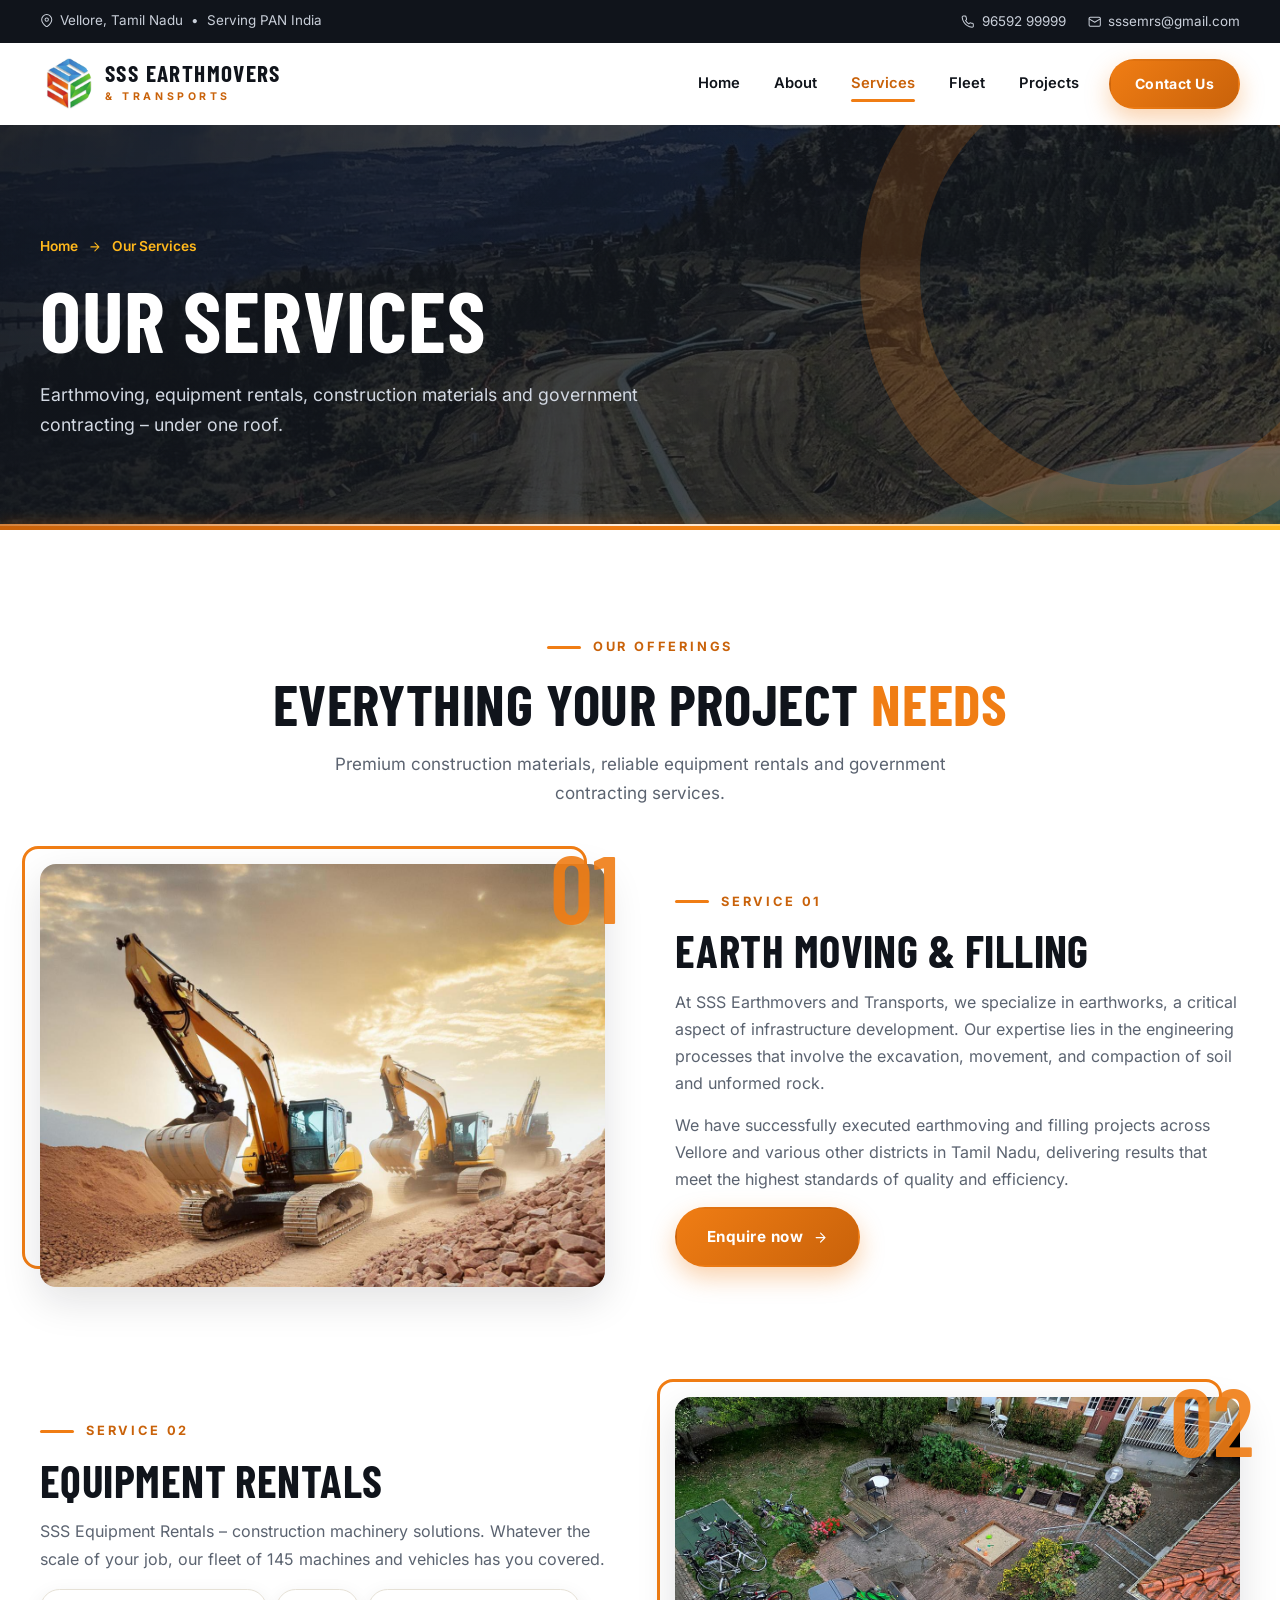
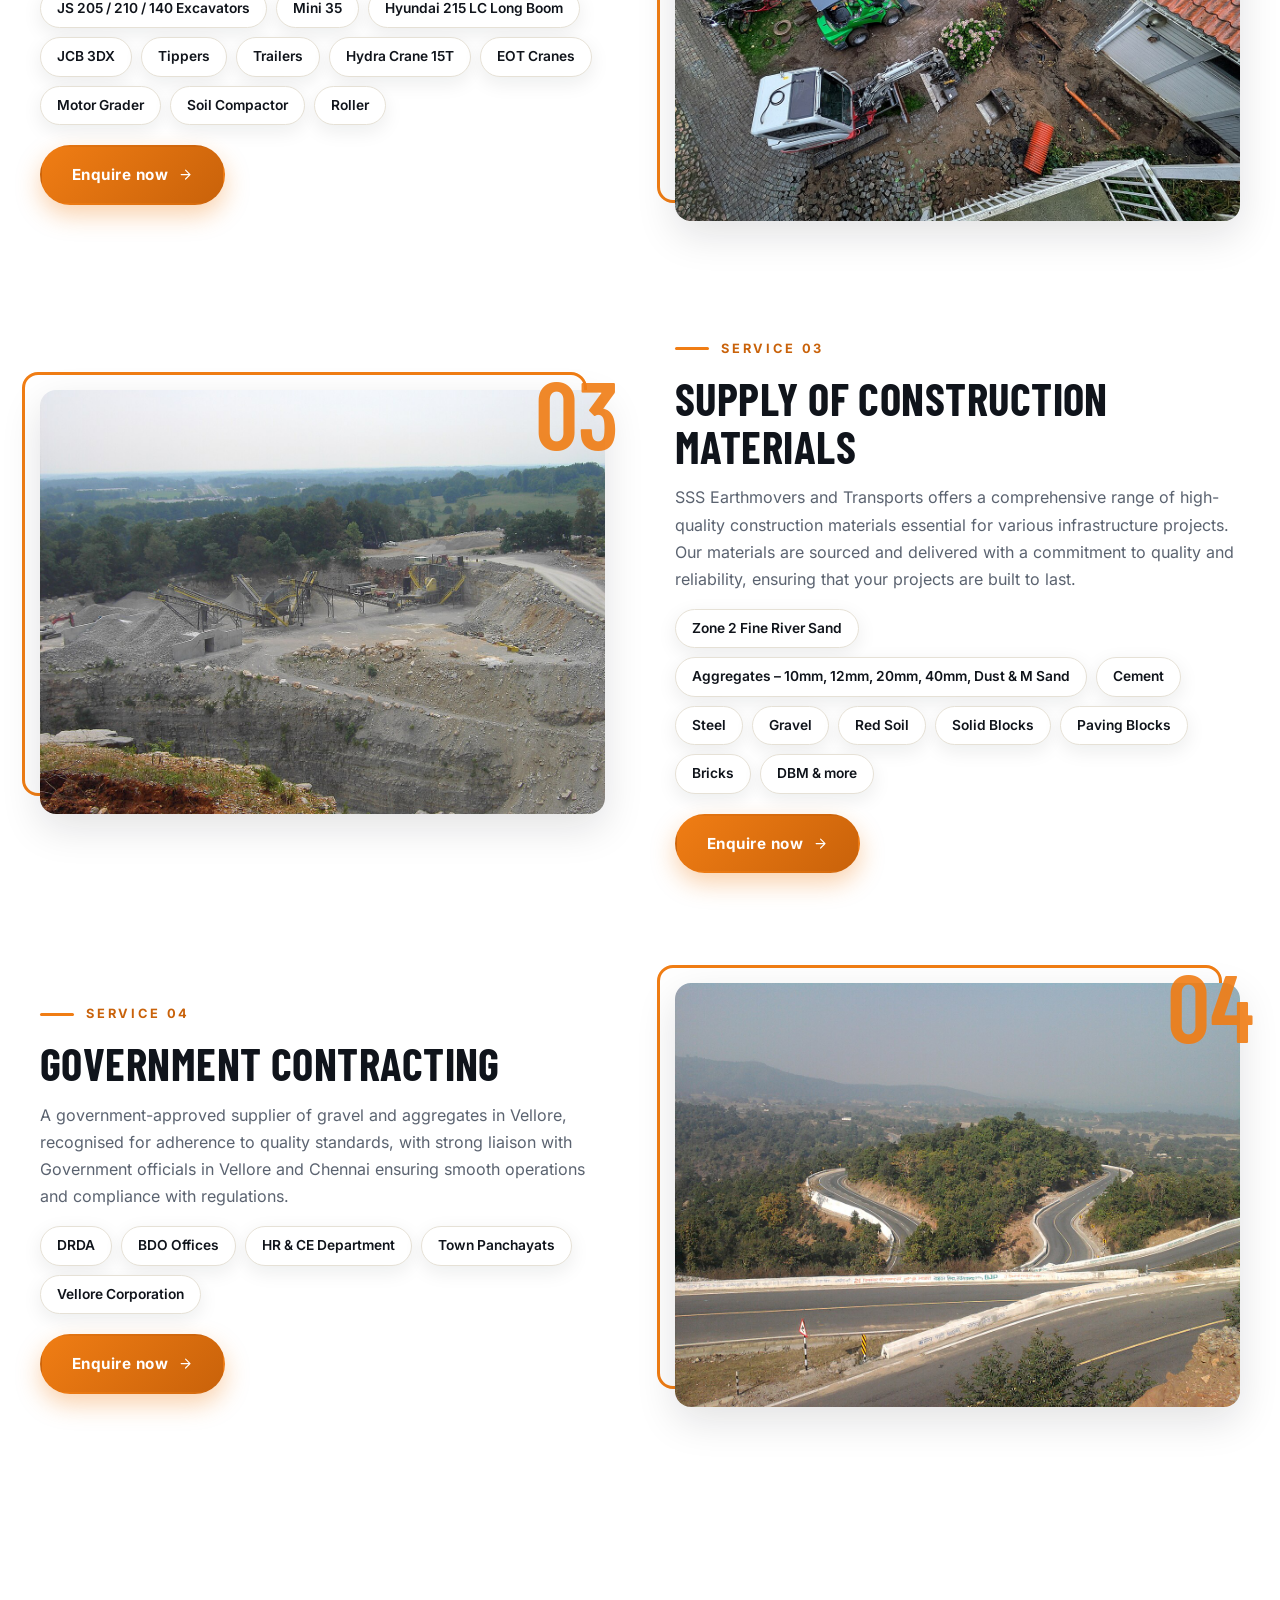
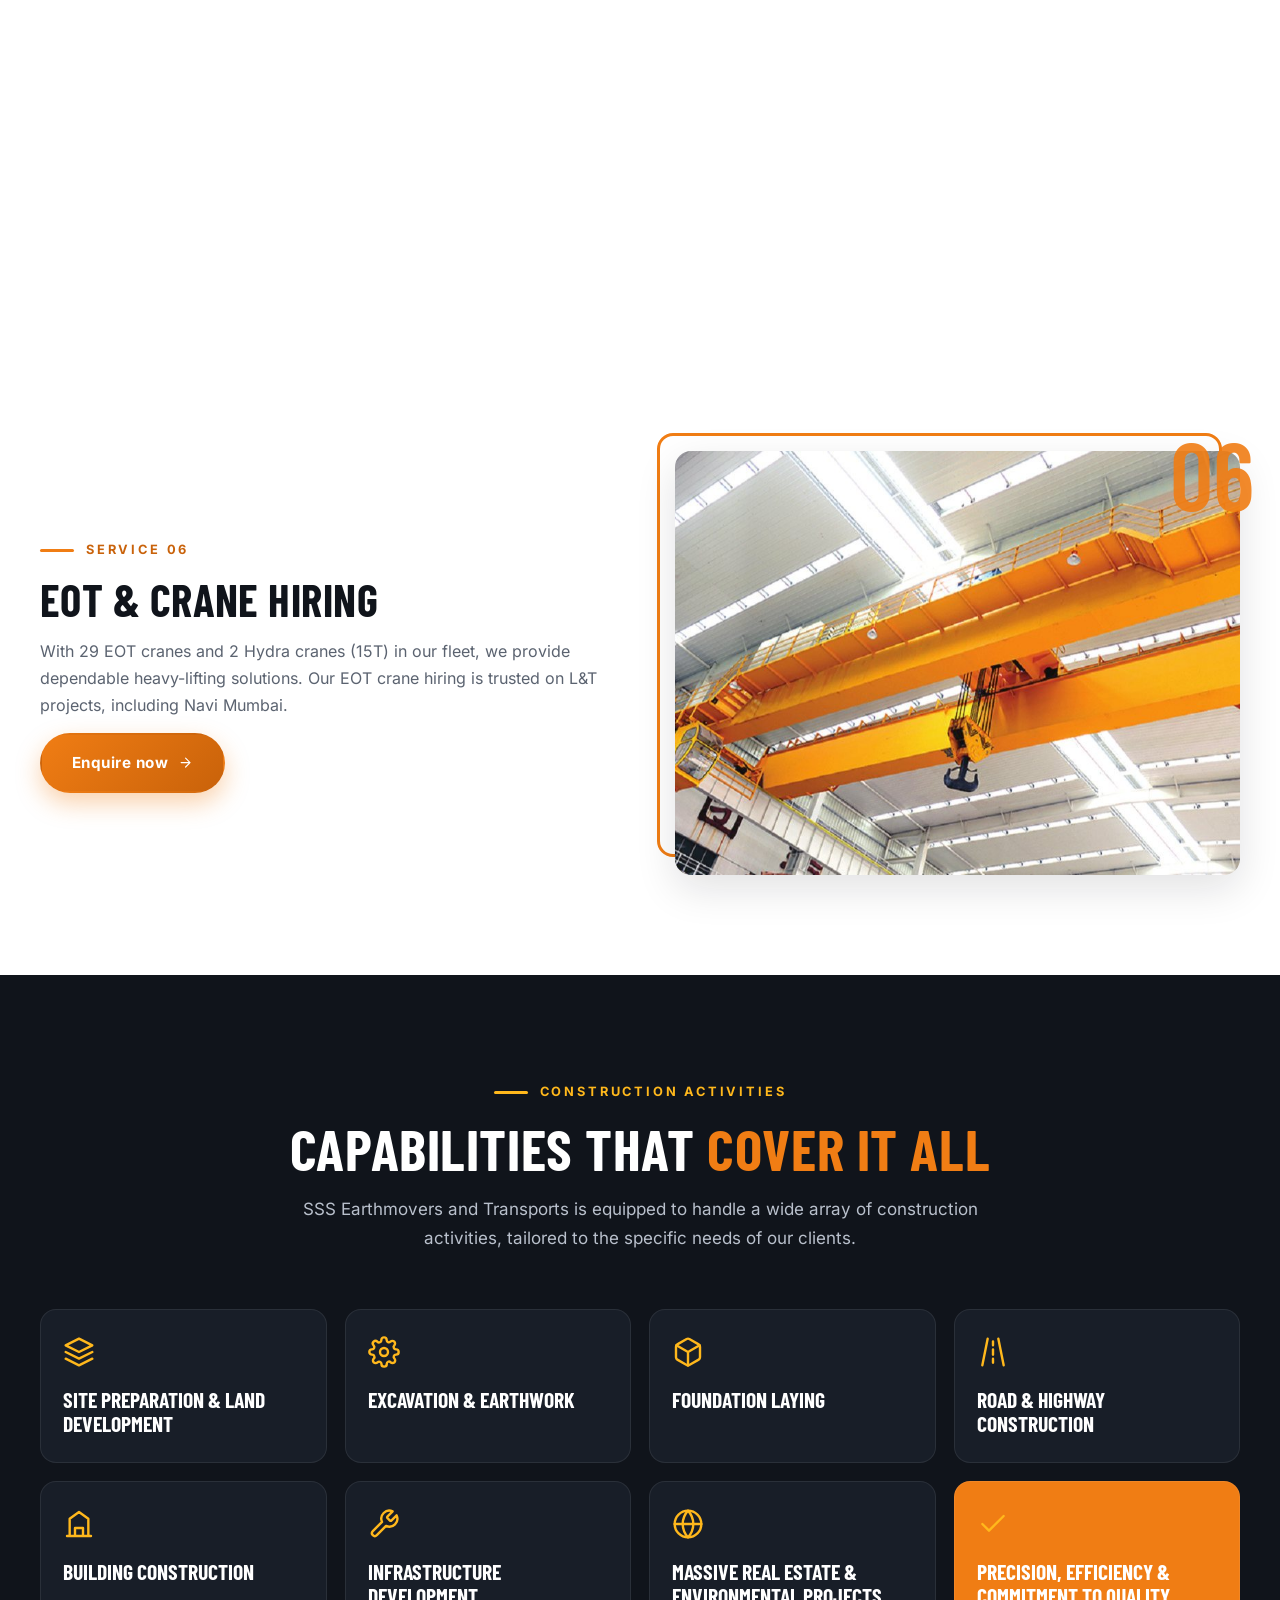
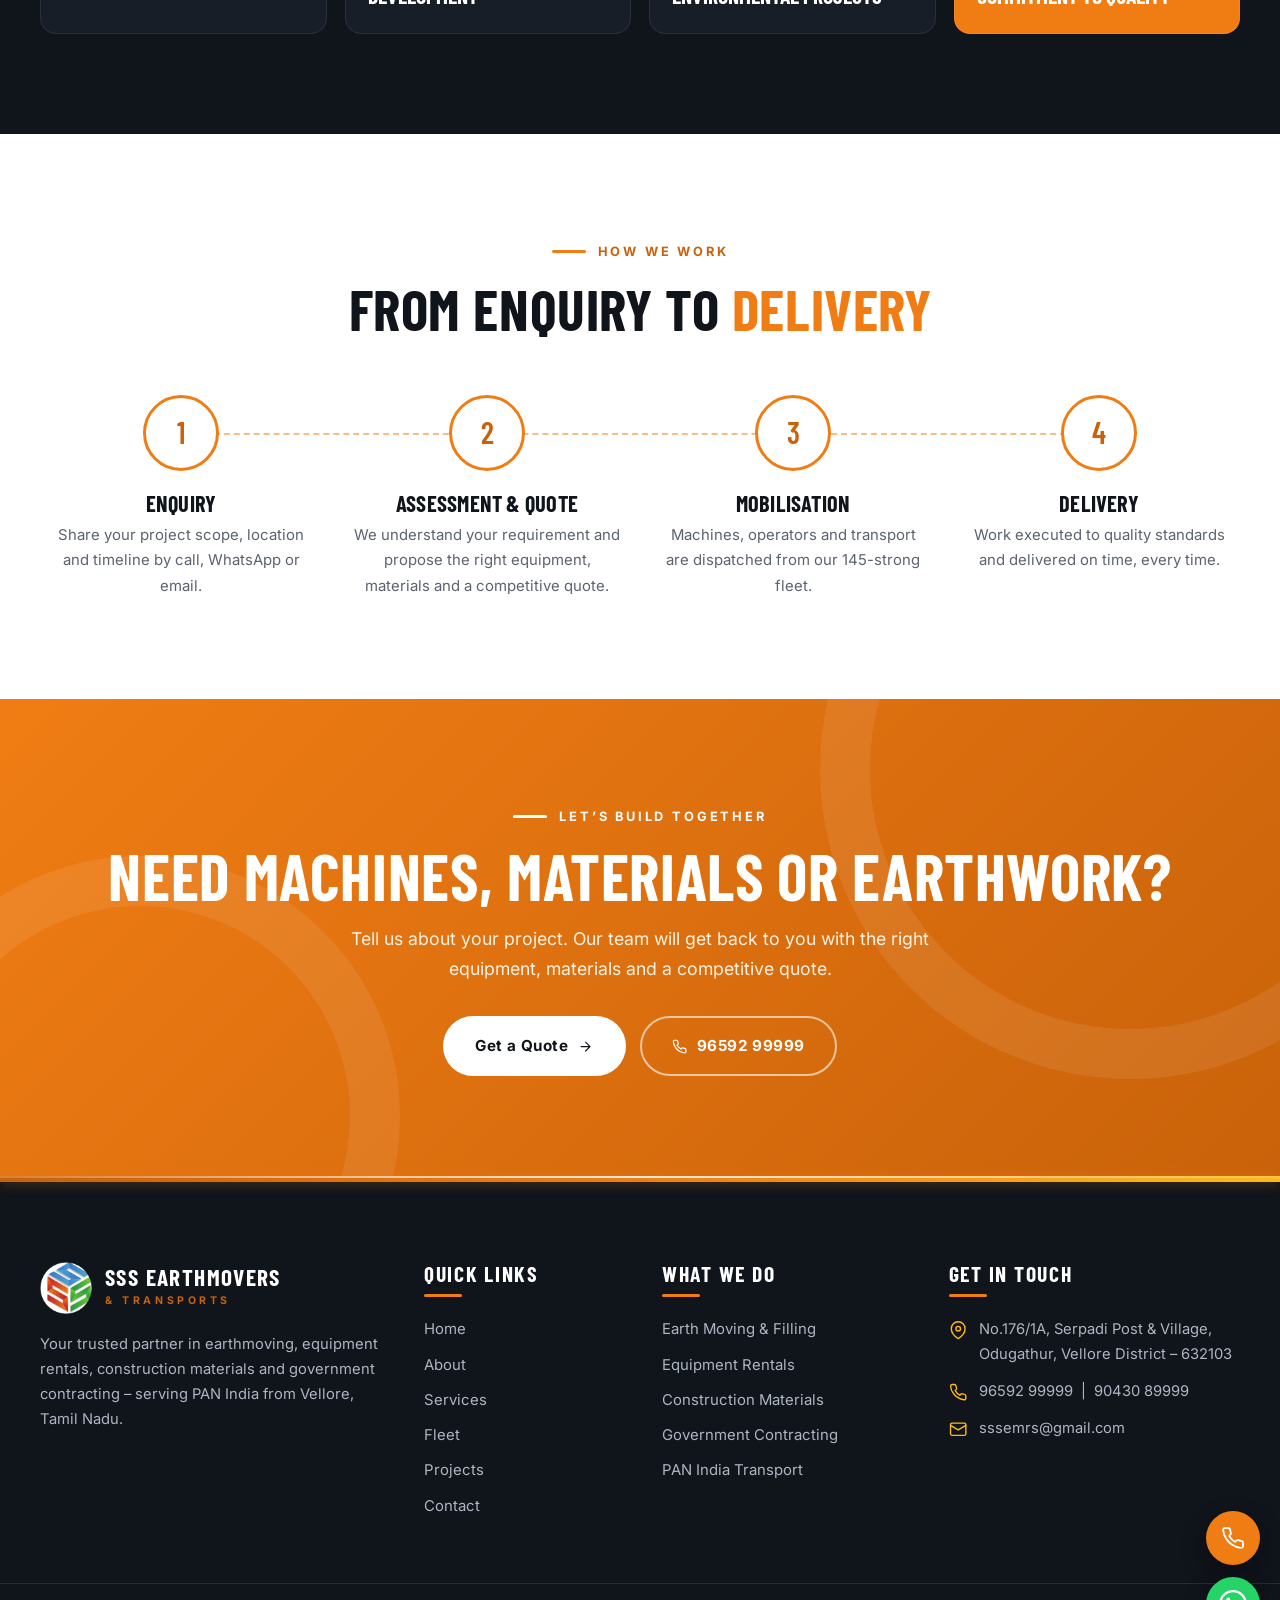
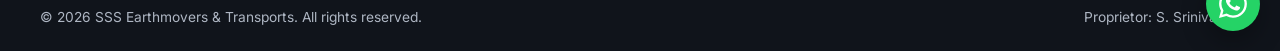
<file: services.html>
<!DOCTYPE html>
<html lang="en">
<head>
<meta charset="utf-8">
<meta name="viewport" content="width=device-width, initial-scale=1">
<title>Our Services | SSS Earthmovers & Transports</title>
<meta name="description" content="Earth moving and filling, equipment rentals, construction materials supply, government contracting, PAN India transport and EOT crane hiring.">
<meta name="theme-color" content="#10141B">
<link rel="icon" href="images/favicon.png">
<link rel="preload" href="fonts/barlow-condensed-latin-700-normal.woff2" as="font" type="font/woff2" crossorigin><link rel="preload" href="fonts/inter-latin-400-normal.woff2" as="font" type="font/woff2" crossorigin>
<link rel="stylesheet" href="style.css">
<script>document.documentElement.classList.add('js');try{if(!sessionStorage.getItem('sss_seen'))document.documentElement.classList.add('pl')}catch(e){}</script>
</head>
<body>
<div class="preloader" aria-hidden="true"><div class="pl-box"><img src="images/logo.png" alt=""><b>SSS EARTHMOVERS</b><div class="pl-bar"><i></i></div></div></div>
<div class="progress"></div>
<div class="topbar"><div class="container">
  <div class="grp"><span><a href="contact.html"><svg class="ic" viewBox="0 0 24 24" fill="none" stroke="currentColor" stroke-width="1.8" stroke-linecap="round" stroke-linejoin="round" aria-hidden="true"><path d="M21 10c0 7-9 13-9 13S3 17 3 10a9 9 0 0 1 18 0z"/><circle cx="12" cy="10" r="3"/></svg> Vellore, Tamil Nadu &nbsp;•&nbsp; Serving PAN India</a></span></div>
  <div class="grp"><a href="tel:+919659299999"><svg class="ic" viewBox="0 0 24 24" fill="none" stroke="currentColor" stroke-width="1.8" stroke-linecap="round" stroke-linejoin="round" aria-hidden="true"><path d="M22 16.92v3a2 2 0 0 1-2.18 2 19.79 19.79 0 0 1-8.63-3.07 19.5 19.5 0 0 1-6-6 19.79 19.79 0 0 1-3.07-8.67A2 2 0 0 1 4.11 2h3a2 2 0 0 1 2 1.72c.13.96.36 1.9.7 2.81a2 2 0 0 1-.45 2.11L8.09 9.91a16 16 0 0 0 6 6l1.27-1.27a2 2 0 0 1 2.11-.45c.91.34 1.85.57 2.81.7A2 2 0 0 1 22 16.92z"/></svg> 96592 99999</a><a href="mailto:sssemrs@gmail.com"><svg class="ic" viewBox="0 0 24 24" fill="none" stroke="currentColor" stroke-width="1.8" stroke-linecap="round" stroke-linejoin="round" aria-hidden="true"><rect x="2" y="4" width="20" height="16" rx="2"/><path d="m22 7-10 6L2 7"/></svg> sssemrs@gmail.com</a></div>
</div></div>
<header class="nav"><div class="container">
  <a class="brand" href="index.html"><img src="images/logo.png" alt="SSS logo"><span><b>SSS Earthmovers</b><small>&amp; TRANSPORTS</small></span></a>
  <input type="checkbox" id="nav-toggle" aria-label="Toggle menu"><label class="burger" for="nav-toggle"><span></span><span></span><span></span></label>
  <nav class="menu"><a href="index.html">Home</a><a href="about.html">About</a><a href="services.html" class=active>Services</a><a href="fleet.html">Fleet</a><a href="projects.html">Projects</a><a href="contact.html" class="btn btn-primary">Contact Us</a></nav>
</div></header>
<section class="page-hero" style="--bg:url('images/road.jpg')"><div class="container"><div class="crumbs"><a href="index.html">Home</a> <svg class="ic" viewBox="0 0 24 24" fill="none" stroke="currentColor" stroke-width="1.8" stroke-linecap="round" stroke-linejoin="round" aria-hidden="true"><path d="M5 12h14M12 5l7 7-7 7"/></svg> <span>Our Services</span></div><h1>Our Services</h1><p>Earthmoving, equipment rentals, construction materials and government contracting – under one roof.</p></div><div class="brand-divider"></div></section>

<section class="section"><div class="container">
  <div class="head center rv"><span class="eyebrow">Our Offerings</span><h2 class="title">Everything your project <em>needs</em></h2><p class="lead">Premium construction materials, reliable equipment rentals and government contracting services.</p></div>
  <div class="svc-row">
  <div class="svc-pic rv rv-l"><img src="images/excavators.jpg" alt="Earth Moving &amp; Filling - Excavators at work" loading="lazy"><span class="no">01</span></div>
  <div class="svc-text rv rv-r"><span class="eyebrow">Service 01</span><h3>Earth Moving &amp; Filling</h3><p>At SSS Earthmovers and Transports, we specialize in earthworks, a critical aspect of infrastructure development. Our expertise lies in the engineering processes that involve the excavation, movement, and compaction of soil and unformed rock.</p><p>We have successfully executed earthmoving and filling projects across Vellore and various other districts in Tamil Nadu, delivering results that meet the highest standards of quality and efficiency.</p><a class="btn btn-primary" href="contact.html">Enquire now <svg class="ic" viewBox="0 0 24 24" fill="none" stroke="currentColor" stroke-width="1.8" stroke-linecap="round" stroke-linejoin="round" aria-hidden="true"><path d="M5 12h14M12 5l7 7-7 7"/></svg></a></div>
</div>
  <div class="svc-row flip">
  <div class="svc-pic rv rv-r"><img src="images/equipment-rentals.jpg" alt="Equipment Rentals - Heavy machinery fleet for hire" loading="lazy"><span class="no">02</span></div>
  <div class="svc-text rv rv-l"><span class="eyebrow">Service 02</span><h3>Equipment Rentals</h3><p>SSS Equipment Rentals – construction machinery solutions. Whatever the scale of your job, our fleet of 145 machines and vehicles has you covered.</p><ul class="chips"><li>JS 205 / 210 / 140 Excavators</li><li>Mini 35</li><li>Hyundai 215 LC Long Boom</li><li>JCB 3DX</li><li>Tippers</li><li>Trailers</li><li>Hydra Crane 15T</li><li>EOT Cranes</li><li>Motor Grader</li><li>Soil Compactor</li><li>Roller</li></ul><a class="btn btn-primary" href="contact.html">Enquire now <svg class="ic" viewBox="0 0 24 24" fill="none" stroke="currentColor" stroke-width="1.8" stroke-linecap="round" stroke-linejoin="round" aria-hidden="true"><path d="M5 12h14M12 5l7 7-7 7"/></svg></a></div>
</div>
  <div class="svc-row">
  <div class="svc-pic rv rv-l"><img src="images/construction-materials.jpg" alt="Supply of Construction Materials - River sand, aggregates, and gravel" loading="lazy"><span class="no">03</span></div>
  <div class="svc-text rv rv-r"><span class="eyebrow">Service 03</span><h3>Supply of Construction Materials</h3><p>SSS Earthmovers and Transports offers a comprehensive range of high-quality construction materials essential for various infrastructure projects. Our materials are sourced and delivered with a commitment to quality and reliability, ensuring that your projects are built to last.</p><ul class="chips"><li>Zone 2 Fine River Sand</li><li>Aggregates – 10mm, 12mm, 20mm, 40mm, Dust &amp; M Sand</li><li>Cement</li><li>Steel</li><li>Gravel</li><li>Red Soil</li><li>Solid Blocks</li><li>Paving Blocks</li><li>Bricks</li><li>DBM &amp; more</li></ul><a class="btn btn-primary" href="contact.html">Enquire now <svg class="ic" viewBox="0 0 24 24" fill="none" stroke="currentColor" stroke-width="1.8" stroke-linecap="round" stroke-linejoin="round" aria-hidden="true"><path d="M5 12h14M12 5l7 7-7 7"/></svg></a></div>
</div>
  <div class="svc-row flip">
  <div class="svc-pic rv rv-r"><img src="images/government-contracting.jpg" alt="Government Contracting - Highway and civil infrastructure works" loading="lazy"><span class="no">04</span></div>
  <div class="svc-text rv rv-l"><span class="eyebrow">Service 04</span><h3>Government Contracting</h3><p>A government-approved supplier of gravel and aggregates in Vellore, recognised for adherence to quality standards, with strong liaison with Government officials in Vellore and Chennai ensuring smooth operations and compliance with regulations.</p><ul class="chips"><li>DRDA</li><li>BDO Offices</li><li>HR &amp; CE Department</li><li>Town Panchayats</li><li>Vellore Corporation</li></ul><a class="btn btn-primary" href="contact.html">Enquire now <svg class="ic" viewBox="0 0 24 24" fill="none" stroke="currentColor" stroke-width="1.8" stroke-linecap="round" stroke-linejoin="round" aria-hidden="true"><path d="M5 12h14M12 5l7 7-7 7"/></svg></a></div>
</div>
  <div class="svc-row">
  <div class="svc-pic rv rv-l"><img src="images/pan-india-transport.jpg" alt="PAN India Transport - Heavy equipment logistics trailer" loading="lazy"><span class="no">05</span></div>
  <div class="svc-text rv rv-r"><span class="eyebrow">Service 05</span><h3>PAN India Transport</h3><p>South India's leading construction transport experts, serving PAN India. From Tamil Nadu to Karnataka, Andhra Pradesh to Telangana, Kerala and beyond – expert transport solutions for all your construction needs, serving you nationwide.</p><a class="btn btn-primary" href="contact.html">Enquire now <svg class="ic" viewBox="0 0 24 24" fill="none" stroke="currentColor" stroke-width="1.8" stroke-linecap="round" stroke-linejoin="round" aria-hidden="true"><path d="M5 12h14M12 5l7 7-7 7"/></svg></a></div>
</div>
  <div class="svc-row flip">
  <div class="svc-pic rv rv-r"><img src="images/eot-crane.jpg" alt="EOT &amp;amp; Crane Hiring" loading="lazy"><span class="no">06</span></div>
  <div class="svc-text rv rv-l"><span class="eyebrow">Service 06</span><h3>EOT &amp; Crane Hiring</h3><p>With 29 EOT cranes and 2 Hydra cranes (15T) in our fleet, we provide dependable heavy-lifting solutions. Our EOT crane hiring is trusted on L&amp;T projects, including Navi Mumbai.</p><a class="btn btn-primary" href="contact.html">Enquire now <svg class="ic" viewBox="0 0 24 24" fill="none" stroke="currentColor" stroke-width="1.8" stroke-linecap="round" stroke-linejoin="round" aria-hidden="true"><path d="M5 12h14M12 5l7 7-7 7"/></svg></a></div>
</div>
</div></section>

<section class="section dark"><div class="container">
  <div class="head center rv"><span class="eyebrow">Construction Activities</span><h2 class="title">Capabilities that <em>cover it all</em></h2><p class="lead">SSS Earthmovers and Transports is equipped to handle a wide array of construction activities, tailored to the specific needs of our clients.</p></div>
  <div class="act-grid stagger"><div class="act rv"><svg class="ic" viewBox="0 0 24 24" fill="none" stroke="currentColor" stroke-width="1.8" stroke-linecap="round" stroke-linejoin="round" aria-hidden="true"><path d="m12 2 10 5-10 5L2 7l10-5z"/><path d="m2 17 10 5 10-5M2 12l10 5 10-5"/></svg><b>Site Preparation &amp; Land Development</b></div><div class="act rv"><svg class="ic" viewBox="0 0 24 24" fill="none" stroke="currentColor" stroke-width="1.8" stroke-linecap="round" stroke-linejoin="round" aria-hidden="true"><circle cx="12" cy="12" r="3"/><path d="M19.4 15a1.65 1.65 0 0 0 .33 1.82l.06.06a2 2 0 1 1-2.83 2.83l-.06-.06a1.65 1.65 0 0 0-1.82-.33 1.65 1.65 0 0 0-1 1.51V21a2 2 0 1 1-4 0v-.09A1.65 1.65 0 0 0 9 19.4a1.65 1.65 0 0 0-1.82.33l-.06.06a2 2 0 1 1-2.83-2.83l.06-.06A1.65 1.65 0 0 0 4.68 15a1.65 1.65 0 0 0-1.51-1H3a2 2 0 1 1 0-4h.09A1.65 1.65 0 0 0 4.6 9a1.65 1.65 0 0 0-.33-1.82l-.06-.06a2 2 0 1 1 2.83-2.83l.06.06A1.65 1.65 0 0 0 9 4.68a1.65 1.65 0 0 0 1-1.51V3a2 2 0 1 1 4 0v.09a1.65 1.65 0 0 0 1 1.51 1.65 1.65 0 0 0 1.82-.33l.06-.06a2 2 0 1 1 2.83 2.83l-.06.06A1.65 1.65 0 0 0 19.4 9a1.65 1.65 0 0 0 1.51 1H21a2 2 0 1 1 0 4h-.09a1.65 1.65 0 0 0-1.51 1z"/></svg><b>Excavation &amp; Earthwork</b></div><div class="act rv"><svg class="ic" viewBox="0 0 24 24" fill="none" stroke="currentColor" stroke-width="1.8" stroke-linecap="round" stroke-linejoin="round" aria-hidden="true"><path d="M21 16V8a2 2 0 0 0-1-1.73l-7-4a2 2 0 0 0-2 0l-7 4A2 2 0 0 0 3 8v8a2 2 0 0 0 1 1.73l7 4a2 2 0 0 0 2 0l7-4A2 2 0 0 0 21 16z"/><path d="m3.27 6.96 8.73 5.05 8.73-5.05M12 22.08V12"/></svg><b>Foundation Laying</b></div><div class="act rv"><svg class="ic" viewBox="0 0 24 24" fill="none" stroke="currentColor" stroke-width="1.8" stroke-linecap="round" stroke-linejoin="round" aria-hidden="true"><path d="M4 22 8 2M20 22 16 2M12 4v3M12 10v4M12 17v3"/></svg><b>Road &amp; Highway Construction</b></div><div class="act rv"><svg class="ic" viewBox="0 0 24 24" fill="none" stroke="currentColor" stroke-width="1.8" stroke-linecap="round" stroke-linejoin="round" aria-hidden="true"><path d="M3 21h18M5 21V8l7-5 7 5v13M9 21v-6h6v6"/></svg><b>Building Construction</b></div><div class="act rv"><svg class="ic" viewBox="0 0 24 24" fill="none" stroke="currentColor" stroke-width="1.8" stroke-linecap="round" stroke-linejoin="round" aria-hidden="true"><path d="M14.7 6.3a1 1 0 0 0 0 1.4l1.6 1.6a1 1 0 0 0 1.4 0l3.77-3.77a6 6 0 0 1-7.94 7.94l-6.91 6.91a2.12 2.12 0 0 1-3-3l6.91-6.91a6 6 0 0 1 7.94-7.94l-3.76 3.76z"/></svg><b>Infrastructure Development</b></div><div class="act rv"><svg class="ic" viewBox="0 0 24 24" fill="none" stroke="currentColor" stroke-width="1.8" stroke-linecap="round" stroke-linejoin="round" aria-hidden="true"><circle cx="12" cy="12" r="10"/><path d="M2 12h20M12 2a15.3 15.3 0 0 1 4 10 15.3 15.3 0 0 1-4 10 15.3 15.3 0 0 1-4-10 15.3 15.3 0 0 1 4-10z"/></svg><b>Massive Real Estate &amp; Environmental Projects</b></div><div class="act rv" style="background:var(--orange)"><svg class="ic" viewBox="0 0 24 24" fill="none" stroke="currentColor" stroke-width="1.8" stroke-linecap="round" stroke-linejoin="round" aria-hidden="true"><path d="M20 6 9 17l-5-5"/></svg><b>Precision, efficiency &amp; commitment to quality</b></div></div>
</div></section>

<section class="section"><div class="container">
  <div class="head center rv"><span class="eyebrow">How We Work</span><h2 class="title">From enquiry to <em>delivery</em></h2></div>
  <div class="steps stagger"><div class="step rv"><div class="dot">1</div><h3>Enquiry</h3><p>Share your project scope, location and timeline by call, WhatsApp or email.</p></div><div class="step rv"><div class="dot">2</div><h3>Assessment & Quote</h3><p>We understand your requirement and propose the right equipment, materials and a competitive quote.</p></div><div class="step rv"><div class="dot">3</div><h3>Mobilisation</h3><p>Machines, operators and transport are dispatched from our 145-strong fleet.</p></div><div class="step rv"><div class="dot">4</div><h3>Delivery</h3><p>Work executed to quality standards and delivered on time, every time.</p></div></div>
</div></section>
<section class="cta-band"><div class="container rv"><span class="eyebrow">Let’s build together</span><h2>Need machines, materials or earthwork?</h2><p>Tell us about your project. Our team will get back to you with the right equipment, materials and a competitive quote.</p>
<div class="btns"><a class="btn btn-white" href="contact.html">Get a Quote <svg class="ic" viewBox="0 0 24 24" fill="none" stroke="currentColor" stroke-width="1.8" stroke-linecap="round" stroke-linejoin="round" aria-hidden="true"><path d="M5 12h14M12 5l7 7-7 7"/></svg></a><a class="btn btn-ghost" href="tel:+919659299999"><svg class="ic" viewBox="0 0 24 24" fill="none" stroke="currentColor" stroke-width="1.8" stroke-linecap="round" stroke-linejoin="round" aria-hidden="true"><path d="M22 16.92v3a2 2 0 0 1-2.18 2 19.79 19.79 0 0 1-8.63-3.07 19.5 19.5 0 0 1-6-6 19.79 19.79 0 0 1-3.07-8.67A2 2 0 0 1 4.11 2h3a2 2 0 0 1 2 1.72c.13.96.36 1.9.7 2.81a2 2 0 0 1-.45 2.11L8.09 9.91a16 16 0 0 0 6 6l1.27-1.27a2 2 0 0 1 2.11-.45c.91.34 1.85.57 2.81.7A2 2 0 0 1 22 16.92z"/></svg> 96592 99999</a></div></div></section>

<footer>
<div class="brand-divider"></div>
<div class="container foot-grid">
  <div><a class="brand" href="index.html"><img src="images/logo.png" alt=""><span><b>SSS Earthmovers</b><small>&amp; TRANSPORTS</small></span></a>
  <p>Your trusted partner in earthmoving, equipment rentals, construction materials and government contracting – serving PAN India from Vellore, Tamil Nadu.</p></div>
  <div><h4>Quick Links</h4><ul><li><a href="index.html">Home</a></li><li><a href="about.html">About</a></li><li><a href="services.html">Services</a></li><li><a href="fleet.html">Fleet</a></li><li><a href="projects.html">Projects</a></li><li><a href="contact.html">Contact</a></li></ul></div>
  <div><h4>What We Do</h4><ul><li><a href="services.html">Earth Moving &amp; Filling</a></li><li><a href="services.html">Equipment Rentals</a></li><li><a href="services.html">Construction Materials</a></li><li><a href="services.html">Government Contracting</a></li><li><a href="services.html">PAN India Transport</a></li></ul></div>
  <div><h4>Get In Touch</h4>
    <div class="ci"><svg class="ic" viewBox="0 0 24 24" fill="none" stroke="currentColor" stroke-width="1.8" stroke-linecap="round" stroke-linejoin="round" aria-hidden="true"><path d="M21 10c0 7-9 13-9 13S3 17 3 10a9 9 0 0 1 18 0z"/><circle cx="12" cy="10" r="3"/></svg><span>No.176/1A, Serpadi Post &amp; Village, Odugathur, Vellore District – 632103</span></div>
    <div class="ci"><svg class="ic" viewBox="0 0 24 24" fill="none" stroke="currentColor" stroke-width="1.8" stroke-linecap="round" stroke-linejoin="round" aria-hidden="true"><path d="M22 16.92v3a2 2 0 0 1-2.18 2 19.79 19.79 0 0 1-8.63-3.07 19.5 19.5 0 0 1-6-6 19.79 19.79 0 0 1-3.07-8.67A2 2 0 0 1 4.11 2h3a2 2 0 0 1 2 1.72c.13.96.36 1.9.7 2.81a2 2 0 0 1-.45 2.11L8.09 9.91a16 16 0 0 0 6 6l1.27-1.27a2 2 0 0 1 2.11-.45c.91.34 1.85.57 2.81.7A2 2 0 0 1 22 16.92z"/></svg><span><a href="tel:+919659299999">96592 99999</a> &nbsp;|&nbsp; <a href="tel:+919043089999">90430 89999</a></span></div>
    <div class="ci"><svg class="ic" viewBox="0 0 24 24" fill="none" stroke="currentColor" stroke-width="1.8" stroke-linecap="round" stroke-linejoin="round" aria-hidden="true"><rect x="2" y="4" width="20" height="16" rx="2"/><path d="m22 7-10 6L2 7"/></svg><a href="mailto:sssemrs@gmail.com">sssemrs@gmail.com</a></div>
  </div>
</div>
<div class="foot-bot"><div class="container"><span>© 2026 SSS Earthmovers &amp; Transports. All rights reserved.</span><span>Proprietor: S. Srinivasan</span></div></div>
</footer>
<div class="float">
  <button class="top" aria-label="Back to top"><svg class="ic" viewBox="0 0 24 24" fill="none" stroke="currentColor" stroke-width="1.8" stroke-linecap="round" stroke-linejoin="round" aria-hidden="true"><path d="m18 15-6-6-6 6"/></svg></button>
  <a class="call" href="tel:+919659299999" aria-label="Call us"><svg class="ic" viewBox="0 0 24 24" fill="none" stroke="currentColor" stroke-width="1.8" stroke-linecap="round" stroke-linejoin="round" aria-hidden="true"><path d="M22 16.92v3a2 2 0 0 1-2.18 2 19.79 19.79 0 0 1-8.63-3.07 19.5 19.5 0 0 1-6-6 19.79 19.79 0 0 1-3.07-8.67A2 2 0 0 1 4.11 2h3a2 2 0 0 1 2 1.72c.13.96.36 1.9.7 2.81a2 2 0 0 1-.45 2.11L8.09 9.91a16 16 0 0 0 6 6l1.27-1.27a2 2 0 0 1 2.11-.45c.91.34 1.85.57 2.81.7A2 2 0 0 1 22 16.92z"/></svg></a>
  <a class="wa" href="https://wa.me/919659299999" target="_blank" rel="noopener" aria-label="WhatsApp"><svg class="ic" viewBox="0 0 16 16" fill="currentColor" aria-hidden="true"><path d="M13.601 2.326A7.85 7.85 0 0 0 7.994 0C3.627 0 .068 3.558.064 7.926c0 1.399.366 2.76 1.057 3.965L0 16l4.204-1.102a7.9 7.9 0 0 0 3.79.965h.004c4.368 0 7.926-3.558 7.93-7.93A7.9 7.9 0 0 0 13.6 2.326zM7.994 14.521a6.6 6.6 0 0 1-3.356-.92l-.24-.144-2.494.654.666-2.433-.156-.251a6.56 6.56 0 0 1-1.007-3.505c0-3.626 2.957-6.584 6.591-6.584a6.56 6.56 0 0 1 4.66 1.931 6.56 6.56 0 0 1 1.928 4.66c-.004 3.639-2.961 6.592-6.592 6.592m3.615-4.934c-.197-.099-1.17-.578-1.353-.646-.182-.065-.315-.099-.445.099-.133.197-.513.646-.627.775-.114.133-.232.148-.43.05-.197-.1-.836-.308-1.592-.985-.59-.525-.985-1.175-1.103-1.372-.114-.198-.011-.304.088-.403.087-.088.197-.232.296-.346.1-.114.133-.198.198-.33.065-.134.034-.248-.016-.347-.05-.099-.445-1.076-.612-1.47-.16-.389-.323-.335-.445-.34-.114-.007-.247-.007-.38-.007a.73.73 0 0 0-.529.247c-.182.198-.691.677-.691 1.654s.71 1.916.81 2.049c.098.133 1.394 2.132 3.383 2.992.47.205.84.326 1.129.418.475.152.904.129 1.246.08.38-.058 1.171-.48 1.338-.943.164-.464.164-.86.114-.943-.049-.084-.182-.133-.38-.232"/></svg></a>
</div>
<div class="lightbox" aria-hidden="true"><img alt=""></div>
<script src="script.js"></script>
</body>
</html>
</file>
<file: style.css>
/* =====================================================
   SSS EARTHMOVERS & TRANSPORTS – main stylesheet
   ===================================================== */
@font-face{font-family:"Barlow Condensed";font-weight:600;font-style:normal;font-display:swap;src:url("fonts/barlow-condensed-latin-600-normal.woff2") format("woff2")}
@font-face{font-family:"Barlow Condensed";font-weight:700;font-style:normal;font-display:swap;src:url("fonts/barlow-condensed-latin-700-normal.woff2") format("woff2")}
@font-face{font-family:"Barlow Condensed";font-weight:800;font-style:normal;font-display:swap;src:url("fonts/barlow-condensed-latin-800-normal.woff2") format("woff2")}
@font-face{font-family:"Inter";font-weight:400;font-style:normal;font-display:swap;src:url("fonts/inter-latin-400-normal.woff2") format("woff2")}
@font-face{font-family:"Inter";font-weight:500;font-style:normal;font-display:swap;src:url("fonts/inter-latin-500-normal.woff2") format("woff2")}
@font-face{font-family:"Inter";font-weight:600;font-style:normal;font-display:swap;src:url("fonts/inter-latin-600-normal.woff2") format("woff2")}
@font-face{font-family:"Inter";font-weight:700;font-style:normal;font-display:swap;src:url("fonts/inter-latin-700-normal.woff2") format("woff2")}
@font-face{font-family:"Inter";font-weight:800;font-style:normal;font-display:swap;src:url("fonts/inter-latin-800-normal.woff2") format("woff2")}
:root{
  --orange:#F07D14;
  --orange-d:#C9620A;
  --amber:#FFB81C;
  --ink:#10141B;
  --ink-2:#181E28;
  --ink-3:#232B38;
  --blue:#1F4E8C;
  --green:#1F7A3A;
  --paper:#FFFFFF;
  --soft:#F5F2EA;
  --line:#E6E1D6;
  --muted:#5B6370;
  --r:16px;
  --shadow:0 14px 40px rgba(16,20,27,.12);
  --shadow-s:0 6px 20px rgba(16,20,27,.08);
  --ease:cubic-bezier(.2,.7,.2,1);
  --f-head:"Barlow Condensed","Arial Narrow",Impact,sans-serif;
  --f-body:"Inter","Segoe UI",system-ui,-apple-system,Roboto,Arial,sans-serif;
}
*{box-sizing:border-box;margin:0;padding:0}
html{scroll-behavior:smooth}
html,body{overflow-x:clip}
body{font-family:var(--f-body);color:var(--ink);background:var(--paper);line-height:1.7;-webkit-font-smoothing:antialiased;overflow-x:hidden}
img{max-width:100%;display:block}
a{color:inherit;text-decoration:none}
ul{list-style:none}
svg.ic{width:1em;height:1em;flex:none}
::selection{background:var(--orange);color:#fff}
.container{width:min(1200px,100% - 40px);margin-inline:auto}

/* ---------- page load / transitions ---------- */
body{animation:pageIn .7s var(--ease) both}
body.leaving{opacity:0;transform:translateY(-10px);transition:.28s ease}
@keyframes pageIn{from{opacity:0;transform:translateY(14px)}to{opacity:1;transform:none}}

.preloader{display:none;position:fixed;inset:0;z-index:999;background:var(--ink);place-items:center;animation:plOut .6s ease 2.6s forwards}
.pl .preloader{display:grid}
.preloader.done{opacity:0;visibility:hidden;transition:.6s ease}
.pl-box{text-align:center;color:#fff}
.pl-box img{width:104px;margin:0 auto 22px;animation:plSpin 1.8s var(--ease) infinite}
.pl-box b{font-family:var(--f-head);font-size:1.6rem;letter-spacing:.14em;display:block}
.pl-bar{width:200px;height:4px;background:rgba(255,255,255,.14);border-radius:4px;margin:16px auto 0;overflow:hidden}
.pl-bar i{display:block;height:100%;background:linear-gradient(90deg,var(--orange),var(--amber));animation:plBar 1.8s var(--ease) forwards}
@keyframes plSpin{0%{transform:rotate(0) scale(.9)}60%{transform:rotate(360deg) scale(1.05)}100%{transform:rotate(360deg) scale(1)}}
@keyframes plBar{from{width:0}to{width:100%}}
@keyframes plOut{to{opacity:0;visibility:hidden}}

.progress{position:fixed;left:0;top:0;height:4px;width:0;background:linear-gradient(90deg,var(--orange),var(--amber));z-index:200;transition:width .1s linear}

/* ---------- reveal animations ---------- */
.js .rv{opacity:0;transform:translateY(40px);transition:opacity .9s var(--ease),transform .9s var(--ease);transition-delay:var(--d,0s)}
.js .rv-l{transform:translateX(-60px)}
.js .rv-r{transform:translateX(60px)}
.js .rv-z{transform:scale(.88)}
.js .rv.in{opacity:1;transform:none}

/* ---------- typography ---------- */
h1,h2,h3,h4{font-family:var(--f-head);line-height:1.08;letter-spacing:.01em;text-transform:uppercase;font-weight:700}
.eyebrow{display:inline-flex;align-items:center;gap:12px;font-weight:700;font-size:.8rem;letter-spacing:.22em;text-transform:uppercase;color:var(--orange-d);margin-bottom:14px}
.eyebrow::before{content:"";width:34px;height:3px;background:var(--orange);border-radius:3px}
.title{font-size:clamp(2.2rem,4.6vw,3.6rem);margin-bottom:16px}
.title em{font-style:normal;color:var(--orange)}
.lead{color:var(--muted);font-size:1.06rem;max-width:64ch}
.section{padding:100px 0;position:relative}
.section.soft{background:var(--soft)}
.section.dark{background:var(--ink);color:#fff}
.section.dark .lead{color:#b9c0cc}
.section.dark .eyebrow{color:var(--amber)}
.section.dark .eyebrow::before{background:var(--amber)}
.head{margin-bottom:56px}
.head.center{text-align:center}
.head.center .lead{margin-inline:auto}
.head.center .eyebrow{justify-content:center}

/* ---------- buttons ---------- */
.btn{position:relative;overflow:hidden;display:inline-flex;align-items:center;gap:10px;padding:15px 30px;border-radius:999px;font-weight:700;font-size:.95rem;letter-spacing:.03em;border:2px solid transparent;transition:transform .25s var(--ease),background .25s,color .25s,box-shadow .25s;cursor:pointer;font-family:var(--f-body)}
.btn::after{content:"";position:absolute;top:0;left:-70%;width:50%;height:100%;background:linear-gradient(90deg,transparent,rgba(255,255,255,.35),transparent);transform:skewX(-20deg);transition:left .6s}
.btn:hover::after{left:130%}
.btn:hover{transform:translateY(-3px)}
.btn svg{transition:transform .25s}
.btn:hover svg{transform:translateX(4px)}
.btn-primary{background:linear-gradient(135deg,var(--orange),var(--orange-d));color:#fff;box-shadow:0 10px 24px rgba(240,125,20,.35)}
.btn-primary:hover{box-shadow:0 14px 30px rgba(240,125,20,.5)}
.btn-ghost{border-color:rgba(255,255,255,.6);color:#fff}
.btn-ghost:hover{background:#fff;color:var(--ink)}
.btn-dark{background:var(--ink);color:#fff}
.btn-dark:hover{background:var(--orange-d)}
.btn-white{background:#fff;color:var(--ink)}
.btn-white:hover{background:var(--amber)}

/* ---------- top bar & nav ---------- */
.draft{display:none!important}
.topbar{background:var(--ink);color:#c9cfd9;font-size:.84rem}
.topbar .container{display:flex;justify-content:space-between;gap:16px;padding:9px 0;flex-wrap:wrap}
.topbar a{display:inline-flex;align-items:center;gap:7px;transition:color .2s}
.topbar a:hover{color:var(--amber)}
.topbar .grp{display:flex;gap:22px;flex-wrap:wrap}
.nav{position:sticky;top:0;z-index:100;background:rgba(255,255,255,.97);backdrop-filter:blur(10px);transition:box-shadow .3s}
.nav.stuck{box-shadow:0 8px 30px rgba(16,20,27,.12)}
.nav .container{display:flex;align-items:center;justify-content:space-between;height:82px;transition:height .3s}
.nav.stuck .container{height:68px}
.brand{display:flex;align-items:center;gap:13px}
.brand img{width:52px;height:52px;transition:transform .6s var(--ease)}
.brand:hover img{transform:rotate(360deg)}
.brand b{display:block;font-family:var(--f-head);font-size:1.45rem;letter-spacing:.06em;line-height:1;text-transform:uppercase}
.brand small{display:block;font-size:.66rem;letter-spacing:.34em;color:var(--orange-d);font-weight:700;margin-top:3px}
.menu{display:flex;gap:6px;align-items:center;font-weight:600;font-size:.92rem}
.menu a:not(.btn){position:relative;padding:10px 14px}
.menu a:not(.btn)::after{content:"";position:absolute;left:14px;right:14px;bottom:4px;height:3px;border-radius:3px;background:var(--orange);transform:scaleX(0);transform-origin:left;transition:transform .35s var(--ease)}
.menu a:not(.btn):hover::after,.menu a.active::after{transform:scaleX(1)}
.menu a.active{color:var(--orange-d)}
.menu .btn{padding:11px 24px;margin-left:10px;color:#fff;font-size:.88rem}
#nav-toggle{display:none}
.burger{display:none;cursor:pointer;width:46px;height:46px;border-radius:12px;border:1px solid var(--line);align-items:center;justify-content:center;flex-direction:column;gap:5px}
.burger span{width:21px;height:2px;background:var(--ink);display:block;transition:.3s}
#nav-toggle:checked ~ .burger span:nth-child(1){transform:translateY(7px) rotate(45deg)}
#nav-toggle:checked ~ .burger span:nth-child(2){opacity:0}
#nav-toggle:checked ~ .burger span:nth-child(3){transform:translateY(-7px) rotate(-45deg)}

/* ---------- hero ---------- */
.hero{position:relative;background:var(--ink);color:#fff;overflow:hidden;isolation:isolate}
.hero::before{content:"";position:absolute;inset:0;background:linear-gradient(105deg,rgba(16,20,27,.97) 30%,rgba(16,20,27,.78) 62%,rgba(16,20,27,.55)),url("images/road.jpg") center/cover;z-index:-3;transform:scale(1.08);animation:kb 24s ease-in-out infinite alternate}
@keyframes kb{to{transform:scale(1.2) translate(-1.5%,1%)}}
.hero::after{content:"";position:absolute;inset:0;background-image:linear-gradient(rgba(255,255,255,.04) 1px,transparent 1px),linear-gradient(90deg,rgba(255,255,255,.04) 1px,transparent 1px);background-size:64px 64px;z-index:-2;mask-image:linear-gradient(90deg,transparent,#000 70%)}
.hero .container{display:grid;grid-template-columns:1.05fr .95fr;gap:30px;align-items:center;min-height:700px;padding-block:70px}
.hero-tag{display:inline-flex;align-items:center;gap:10px;background:rgba(255,184,28,.12);border:1px solid rgba(255,184,28,.45);color:var(--amber);padding:8px 18px;border-radius:999px;font-weight:700;font-size:.78rem;letter-spacing:.2em;text-transform:uppercase;margin-bottom:26px}
.hero-tag i{width:8px;height:8px;border-radius:50%;background:var(--amber);animation:pulse 1.6s infinite}
@keyframes pulse{0%{box-shadow:0 0 0 0 rgba(255,184,28,.7)}100%{box-shadow:0 0 0 14px rgba(255,184,28,0)}}
.hero h1{font-size:clamp(2.5rem,4.5vw,4rem);line-height:.98;margin-bottom:24px}
.hero h1 .line{display:block;overflow:hidden}
.hero h1 .line>span{display:block;animation:rise 1s var(--ease) both}
.hero h1 .line:nth-child(2)>span{animation-delay:.15s}
.hero h1 .line:nth-child(3)>span{animation-delay:.3s}
@keyframes rise{from{transform:translateY(110%)}to{transform:none}}
.rot{display:inline-block;height:1.02em;overflow:hidden;vertical-align:top;color:var(--amber)}
.rot-in{display:block;animation:rot 12s var(--ease) infinite}
.rot-in span{display:block;height:1.02em;white-space:nowrap}
@keyframes rot{0%,18%{transform:translateY(0)}25%,43%{transform:translateY(-20%)}50%,68%{transform:translateY(-40%)}75%,93%{transform:translateY(-60%)}100%{transform:translateY(-80%)}}
.hero p.sub{max-width:46ch;font-size:1.12rem;color:#d3d9e3;margin-bottom:34px;animation:fadeUp 1s .5s var(--ease) both}
.hero .cta{display:flex;gap:14px;flex-wrap:wrap;animation:fadeUp 1s .7s var(--ease) both}
@keyframes fadeUp{from{opacity:0;transform:translateY(28px)}to{opacity:1;transform:none}}
.hero-stats{display:flex;gap:38px;margin-top:46px;padding-top:28px;border-top:1px solid rgba(255,255,255,.14);flex-wrap:wrap;animation:fadeUp 1s .9s var(--ease) both}
.hero-stats b{display:block;font-family:var(--f-head);font-size:2.6rem;line-height:1;color:var(--amber)}
.hero-stats span{font-size:.78rem;letter-spacing:.14em;text-transform:uppercase;color:#aeb6c3}

.hero-art{position:relative;display:grid;place-items:center;min-height:520px}
.hero-art .glow{position:absolute;width:min(480px,90%);aspect-ratio:1;border-radius:50%;background:radial-gradient(circle at 40% 35%,var(--amber),var(--orange) 55%,rgba(240,125,20,.0) 72%);filter:blur(2px);opacity:.92;animation:breathe 6s ease-in-out infinite}
@keyframes breathe{50%{transform:scale(1.06)}}
.hero-art .ring{position:absolute;border-radius:50%;border:2px dashed rgba(255,255,255,.25)}
.hero-art .r1{width:min(560px,100%);aspect-ratio:1;animation:spin 40s linear infinite}
.hero-art .r2{width:min(660px,118%);aspect-ratio:1;border-style:solid;border-color:rgba(255,184,28,.18);animation:spin 70s linear infinite reverse}
@keyframes spin{to{transform:rotate(360deg)}}
.hero-art .jcb{position:relative;width:116%;max-width:none;margin-left:0;filter:drop-shadow(0 40px 40px rgba(0,0,0,.55));animation:floaty 6s ease-in-out infinite,slideIn 1.4s var(--ease) both}
@keyframes floaty{50%{transform:translateY(-16px)}}
@keyframes slideIn{from{opacity:0;translate:120px 0}to{opacity:1;translate:0 0}}
.fbadge{position:absolute;display:flex;align-items:center;gap:12px;background:rgba(255,255,255,.96);color:var(--ink);padding:12px 18px;border-radius:14px;box-shadow:var(--shadow);font-weight:700;font-size:.9rem;line-height:1.2;animation:floaty 5s ease-in-out infinite}
.fbadge .ic{font-size:1.6rem;color:var(--orange)}
.fbadge small{display:block;font-weight:500;color:var(--muted);font-size:.74rem}
.fb1{left:-2%;top:12%;animation-delay:-1s}
.fb2{right:-2%;bottom:14%;animation-delay:-3s}
/* ---------- brand accent bar (replaces hazard stripes) ---------- */
.brand-divider, .hazard{position:relative;height:6px;background:linear-gradient(90deg,var(--orange-d) 0%,var(--orange) 25%,var(--amber) 50%,var(--orange) 75%,var(--orange-d) 100%);background-size:200% 100%;animation:dividerFlow 6s ease-in-out infinite alternate;overflow:hidden;box-shadow:0 0 14px rgba(240,125,20,.45);z-index:2}
.brand-divider::before, .hazard::before{content:"";position:absolute;top:0;left:0;right:0;height:2px;background:linear-gradient(90deg,rgba(255,255,255,.2) 0%,rgba(255,255,255,.85) 50%,rgba(255,255,255,.2) 100%);z-index:1}
.brand-divider::after, .hazard::after{content:"";position:absolute;top:0;left:-20%;width:20%;height:100%;background:linear-gradient(90deg,transparent,rgba(255,255,255,.9),transparent);animation:dividerGleam 3.5s cubic-bezier(.4,0,.2,1) infinite;z-index:2}
@keyframes dividerFlow{0%{background-position:0% 50%}100%{background-position:100% 50%}}
@keyframes dividerGleam{0%{left:-25%}45%,100%{left:115%}}
.scroll-ind{position:absolute;left:50%;bottom:34px;width:26px;height:42px;border:2px solid rgba(255,255,255,.5);border-radius:14px;transform:translateX(-50%)}
.scroll-ind::after{content:"";position:absolute;left:50%;top:7px;width:4px;height:8px;border-radius:3px;background:var(--amber);transform:translateX(-50%);animation:wheel 1.6s infinite}
@keyframes wheel{to{transform:translate(-50%,16px);opacity:0}}

/* ---------- ticker ---------- */
.ticker{background:var(--orange);color:#fff;overflow:hidden;white-space:nowrap;padding:18px 0;transform:rotate(-1deg);margin:-12px -10px;position:relative;z-index:3;box-shadow:0 10px 30px rgba(240,125,20,.35)}
.ticker-track{display:inline-flex;animation:marq 32s linear infinite}
.ticker span{font-family:var(--f-head);font-size:1.7rem;letter-spacing:.08em;text-transform:uppercase;font-weight:700;padding:0 26px;display:inline-flex;align-items:center;gap:52px}
.ticker span::after{content:"✦";color:var(--ink);font-size:1.1rem}
@keyframes marq{to{transform:translateX(-50%)}}
.ticker:hover .ticker-track,.logo-marquee:hover .logo-track{animation-play-state:paused}

/* ---------- page banner (inner pages) ---------- */
.page-hero{position:relative;color:#fff;padding:110px 0 90px;background:var(--ink);overflow:hidden;isolation:isolate}
.page-hero::before{content:"";position:absolute;inset:-10%;background:linear-gradient(100deg,rgba(16,20,27,.95),rgba(16,20,27,.65)),var(--bg,url("images/excavators.jpg")) center/cover;z-index:-2;animation:kb 22s ease-in-out infinite alternate}
.page-hero::after{content:"";position:absolute;right:-120px;top:-120px;width:420px;height:420px;border-radius:50%;border:60px solid rgba(240,125,20,.18);z-index:-1;animation:spin 60s linear infinite}
.page-hero .crumbs{font-size:.86rem;font-weight:600;color:var(--amber);margin-bottom:14px;display:flex;gap:10px;align-items:center}
.page-hero .crumbs a:hover{text-decoration:underline}
.page-hero h1{font-size:clamp(3rem,7vw,5.4rem);margin-bottom:14px;animation:fadeUp .9s var(--ease) both}
.page-hero p{color:#d3d9e3;max-width:60ch;font-size:1.1rem;animation:fadeUp .9s .15s var(--ease) both}
.page-hero .hazard, .page-hero .brand-divider{position:absolute;left:0;right:0;bottom:0}

/* ---------- about collage ---------- */
.split{display:grid;grid-template-columns:1fr 1fr;gap:70px;align-items:center}
.collage{position:relative;padding:0 0 60px 0}
.collage .big{border-radius:var(--r);box-shadow:var(--shadow);width:88%;aspect-ratio:4/3;object-fit:cover}
.collage .small{position:absolute;right:0;bottom:0;width:52%;aspect-ratio:4/3;object-fit:cover;border-radius:var(--r);border:8px solid #fff;box-shadow:var(--shadow)}
.collage .stamp{position:absolute;left:-18px;top:26px;background:linear-gradient(135deg,var(--orange),var(--orange-d));color:#fff;padding:18px 24px;border-radius:14px;box-shadow:var(--shadow);text-align:center;animation:floaty 5s ease-in-out infinite}
.collage .stamp b{display:block;font-family:var(--f-head);font-size:2.6rem;line-height:1}
.collage .stamp span{font-size:.72rem;letter-spacing:.14em;text-transform:uppercase}
.checks{display:grid;grid-template-columns:1fr 1fr;gap:12px 24px;margin:26px 0 32px}
.checks li{display:flex;gap:10px;align-items:flex-start;font-weight:600;font-size:.96rem}
.checks .ic{color:#fff;background:var(--orange);border-radius:50%;padding:4px;font-size:1.35rem;margin-top:2px}
.copy p{color:var(--muted);margin-bottom:16px}

/* ---------- stats band ---------- */
.stats-band{background:linear-gradient(rgba(16,20,27,.9),rgba(16,20,27,.9)),url("images/excavators.jpg") center/cover fixed;color:#fff;padding:80px 0}
.stats-grid{display:grid;grid-template-columns:repeat(4,1fr);gap:20px}
.stat{text-align:center;padding:10px;border-right:1px solid rgba(255,255,255,.14)}
.stat:last-child{border:0}
.stat .ic{font-size:2rem;color:var(--amber);margin-bottom:6px}
.stat b{display:block;font-family:var(--f-head);font-size:clamp(2.8rem,5vw,4.2rem);line-height:1}
.stat span{font-size:.82rem;letter-spacing:.16em;text-transform:uppercase;color:#b9c0cc}

/* ---------- service cards ---------- */
.svc-grid{display:grid;grid-template-columns:repeat(3,1fr);gap:26px}
.svc{position:relative;background:#fff;border-radius:var(--r);overflow:hidden;box-shadow:var(--shadow-s);border:1px solid var(--line);transition:transform .4s var(--ease),box-shadow .4s;display:flex;flex-direction:column}
.svc:hover{transform:translateY(-10px);box-shadow:var(--shadow)}
.svc .pic{height:220px;overflow:hidden;position:relative;background:#fff}
.svc .pic img{width:100%;height:100%;object-fit:cover;transition:transform .8s var(--ease)}
.svc:hover .pic img{transform:scale(1.1)}
.svc .num{position:absolute;right:16px;top:12px;font-family:var(--f-head);font-size:3.4rem;line-height:1;color:rgba(255,255,255,.9);text-shadow:0 2px 14px rgba(0,0,0,.45)}
.svc .body{padding:28px 26px 30px;display:flex;flex-direction:column;gap:10px;flex:1}
.svc .ico{width:54px;height:54px;border-radius:14px;background:var(--ink);color:var(--amber);display:grid;place-items:center;font-size:1.5rem;margin-top:-56px;position:relative;box-shadow:var(--shadow-s);transition:.4s}
.svc:hover .ico{background:var(--orange);color:#fff;transform:rotate(-8deg) scale(1.08)}
.svc h3{font-size:1.65rem}
.svc p{color:var(--muted);font-size:.95rem;flex:1}
.more-link{display:inline-flex;align-items:center;gap:8px;font-weight:700;color:var(--orange-d);font-size:.9rem}
.more-link svg{transition:transform .25s}
.svc:hover .more-link svg,.more-link:hover svg{transform:translateX(6px)}
.tilt{transform-style:preserve-3d;will-change:transform}

/* ---------- fleet tiles ---------- */
.tiles{display:grid;grid-template-columns:repeat(3,1fr);gap:22px}
.tile{position:relative;border-radius:var(--r);overflow:hidden;min-height:300px;color:#fff;background:#fff;box-shadow:var(--shadow-s);isolation:isolate}
.tile img{position:absolute;inset:0;width:100%;height:100%;object-fit:cover;transition:transform .9s var(--ease);z-index:-2}
.tile.contain img{object-fit:contain;padding:18px 18px 70px;background:#fff}
.tile::before{content:"";position:absolute;inset:0;background:linear-gradient(180deg,rgba(16,20,27,0) 35%,rgba(16,20,27,.92));z-index:-1;transition:.4s}
.tile:hover img{transform:scale(1.12)}
.tile:hover::before{background:linear-gradient(180deg,rgba(240,125,20,.25) 0%,rgba(16,20,27,.95))}
.tile .info{position:absolute;left:0;right:0;bottom:0;padding:22px 24px;display:flex;align-items:flex-end;justify-content:space-between;gap:10px}
.tile h3{font-size:1.6rem}
.tile small{display:block;color:#d3d9e3;font-size:.82rem;letter-spacing:.04em;text-transform:none;font-family:var(--f-body);font-weight:500}
.tile .cnt{font-family:var(--f-head);font-size:3.6rem;line-height:.9;color:var(--amber)}
.tile.contain h3,.tile.contain small{text-shadow:none}

/* ---------- why us ---------- */
.why-grid{display:grid;grid-template-columns:repeat(3,1fr);gap:24px}
.why{background:var(--ink-2);border:1px solid rgba(255,255,255,.08);border-radius:var(--r);padding:34px 28px;position:relative;overflow:hidden;transition:transform .4s var(--ease),border-color .3s}
.why::before{content:"";position:absolute;left:0;top:0;width:100%;height:4px;background:linear-gradient(90deg,var(--orange),var(--amber));transform:scaleX(0);transform-origin:left;transition:transform .5s var(--ease)}
.why:hover{transform:translateY(-8px);border-color:rgba(255,184,28,.4)}
.why:hover::before{transform:scaleX(1)}
.why .ico{width:58px;height:58px;border-radius:16px;background:rgba(240,125,20,.14);color:var(--amber);display:grid;place-items:center;font-size:1.7rem;margin-bottom:18px;transition:.4s}
.why:hover .ico{background:var(--orange);color:#fff;transform:rotateY(180deg)}
.why h3{font-size:1.5rem;margin-bottom:8px}
.why p{color:#b9c0cc;font-size:.95rem}
.why .no{position:absolute;right:18px;top:6px;font-family:var(--f-head);font-size:4.6rem;color:rgba(255,255,255,.05);line-height:1}

/* ---------- projects ---------- */
.filters{display:flex;gap:10px;flex-wrap:wrap;margin-bottom:34px}
.filters.center{justify-content:center}
.fbtn{font-family:var(--f-body);cursor:pointer;border:2px solid var(--line);background:#fff;padding:10px 22px;border-radius:999px;font-weight:700;font-size:.88rem;color:var(--ink);transition:.25s}
.fbtn:hover{border-color:var(--orange);color:var(--orange-d)}
.fbtn.on{background:var(--ink);border-color:var(--ink);color:#fff}
.proj-grid{display:grid;grid-template-columns:repeat(3,1fr);gap:22px}
.proj{background:#fff;border:1px solid var(--line);border-radius:var(--r);padding:26px 24px 22px;position:relative;overflow:hidden;display:flex;flex-direction:column;gap:8px;box-shadow:var(--shadow-s);transition:transform .35s var(--ease),box-shadow .35s}
.proj::before{content:"";position:absolute;left:0;top:0;bottom:0;width:5px;background:var(--blue)}
.proj.live::before{background:var(--orange)}
.proj:hover{transform:translateY(-8px);box-shadow:var(--shadow)}
.proj .top{display:flex;justify-content:space-between;align-items:center;gap:10px}
.proj .yr{font-size:.78rem;font-weight:800;letter-spacing:.12em;color:var(--muted)}
.chip{font-size:.68rem;font-weight:800;letter-spacing:.12em;text-transform:uppercase;padding:4px 11px;border-radius:999px;background:rgba(31,78,140,.1);color:var(--blue)}
.live .chip{background:rgba(240,125,20,.14);color:var(--orange-d)}
.proj h4{font-size:1.45rem;line-height:1.1}
.proj p{color:var(--muted);font-size:.92rem;flex:1}
.proj .val{display:flex;align-items:baseline;justify-content:space-between;gap:10px;border-top:1px dashed var(--line);padding-top:12px;margin-top:6px}
.proj .val small{font-size:.7rem;font-weight:700;letter-spacing:.12em;text-transform:uppercase;color:var(--muted)}
.proj .val b{font-family:var(--f-head);font-size:2rem;color:var(--orange-d);line-height:1}
.pop{animation:pop .5s var(--ease) both}
@keyframes pop{from{opacity:0;transform:scale(.9)}to{opacity:1;transform:none}}
.is-hidden{display:none!important}

/* ---------- logo marquee ---------- */
.logo-marquee{overflow:hidden;position:relative;mask-image:linear-gradient(90deg,transparent,#000 10%,#000 90%,transparent)}
.logo-track{display:flex;gap:22px;width:max-content;animation:marq 38s linear infinite}
.logo-card{width:190px;height:110px;background:#fff;border:1px solid var(--line);border-radius:14px;display:grid;place-items:center;padding:14px;box-shadow:var(--shadow-s);transition:transform .3s,box-shadow .3s}
.logo-card:hover{transform:translateY(-6px);box-shadow:var(--shadow)}
.logo-card img{max-height:78px;width:auto;object-fit:contain;filter:grayscale(.15)}
.logo-grid{display:grid;grid-template-columns:repeat(5,1fr);gap:20px}
.logo-grid .logo-card{width:auto;height:140px}
.client-chips{display:flex;flex-wrap:wrap;gap:10px;justify-content:center;margin-top:34px}
.client-chips li{background:var(--soft);border:1px solid var(--line);padding:8px 18px;border-radius:999px;font-weight:700;font-size:.9rem}

/* ---------- process ---------- */
.steps{display:grid;grid-template-columns:repeat(4,1fr);gap:24px;counter-reset:s;position:relative}
.steps::before{content:"";position:absolute;left:12%;right:12%;top:38px;border-top:2px dashed rgba(240,125,20,.5)}
.step{text-align:center;position:relative;padding:0 8px}
.step .dot{width:76px;height:76px;border-radius:50%;margin:0 auto 20px;background:#fff;border:3px solid var(--orange);display:grid;place-items:center;font-family:var(--f-head);font-size:1.9rem;color:var(--orange-d);transition:.4s;position:relative;z-index:1}
.step:hover .dot{background:var(--orange);color:#fff;transform:scale(1.12)}
.step h3{font-size:1.4rem;margin-bottom:8px}
.step p{color:var(--muted);font-size:.93rem}

/* ---------- FAQ ---------- */
.faq{max-width:860px;margin-inline:auto;display:grid;gap:14px}
.faq details{background:#fff;border:1px solid var(--line);border-radius:14px;box-shadow:var(--shadow-s);overflow:hidden;transition:.3s}
.faq details[open]{border-color:var(--orange)}
.faq summary{list-style:none;cursor:pointer;padding:20px 26px;font-weight:700;display:flex;justify-content:space-between;align-items:center;gap:16px}
.faq summary::-webkit-details-marker{display:none}
.faq summary::after{content:"+";font-size:1.7rem;line-height:1;color:var(--orange);transition:transform .3s}
.faq details[open] summary::after{transform:rotate(45deg)}
.faq details p{padding:0 26px 22px;color:var(--muted);animation:fadeUp .4s var(--ease)}

/* ---------- CTA ---------- */
.cta-band{position:relative;overflow:hidden;color:#fff;text-align:center;padding:100px 0;background:linear-gradient(135deg,var(--orange),var(--orange-d));isolation:isolate}
.cta-band::before,.cta-band::after{content:"";position:absolute;border-radius:50%;border:50px solid rgba(255,255,255,.08);z-index:-1}
.cta-band::before{width:420px;height:420px;left:-120px;bottom:-200px;animation:spin 50s linear infinite}
.cta-band::after{width:520px;height:520px;right:-160px;top:-240px;animation:spin 70s linear infinite reverse}
.cta-band h2{font-size:clamp(2.4rem,5vw,4rem);margin-bottom:14px}
.cta-band p{max-width:56ch;margin:0 auto 32px;color:#fff3e4;font-size:1.1rem}
.cta-band .btns{display:flex;gap:14px;justify-content:center;flex-wrap:wrap}

/* ---------- about page ---------- */
.mv-grid{display:grid;grid-template-columns:1fr 1fr;gap:26px}
.mv{position:relative;background:#fff;border-radius:var(--r);padding:40px 36px;box-shadow:var(--shadow-s);border:1px solid var(--line);overflow:hidden;transition:.4s var(--ease)}
.mv:hover{transform:translateY(-8px);box-shadow:var(--shadow)}
.mv .ico{width:64px;height:64px;border-radius:18px;background:linear-gradient(135deg,var(--orange),var(--orange-d));color:#fff;display:grid;place-items:center;font-size:1.9rem;margin-bottom:20px}
.mv h3{font-size:2rem;margin-bottom:10px}
.mv p{color:var(--muted)}
.mv::after{content:"";position:absolute;right:-50px;bottom:-50px;width:160px;height:160px;border-radius:50%;background:rgba(240,125,20,.08)}
.values{display:grid;grid-template-columns:repeat(5,1fr);gap:18px}
.value{background:#fff;border-radius:var(--r);padding:28px 22px;border:1px solid var(--line);box-shadow:var(--shadow-s);text-align:center;transition:.4s var(--ease);position:relative;overflow:hidden}
.value::before{content:"";position:absolute;left:0;right:0;bottom:0;height:0;background:linear-gradient(180deg,var(--orange),var(--orange-d));transition:height .45s var(--ease);z-index:0}
.value:hover::before{height:100%}
.value *{position:relative;z-index:1;transition:color .3s}
.value:hover *{color:#fff!important}
.value .ic{font-size:2rem;color:var(--orange);margin-bottom:12px}
.value b{display:block;font-family:var(--f-head);font-size:1.5rem;text-transform:uppercase;margin-bottom:6px}
.value p{font-size:.9rem;color:var(--muted);line-height:1.55}
.beliefs{display:flex;flex-wrap:wrap;gap:12px;justify-content:center;margin-top:34px}
.beliefs li{background:var(--ink);color:#fff;border-radius:999px;padding:11px 24px;font-weight:600;transition:.3s}
.beliefs li:hover{background:var(--orange);transform:translateY(-4px)}
.timeline{position:relative;max-width:900px;margin-inline:auto}
.timeline::before{content:"";position:absolute;left:50%;top:0;bottom:0;width:3px;background:linear-gradient(var(--orange),var(--amber));transform:translateX(-50%)}
.tl{position:relative;width:50%;padding:0 46px 46px 0;text-align:right}
.tl:nth-child(even){margin-left:50%;padding:0 0 46px 46px;text-align:left}
.tl::after{content:"";position:absolute;right:-9px;top:6px;width:18px;height:18px;border-radius:50%;background:#fff;border:4px solid var(--orange);box-shadow:0 0 0 6px rgba(240,125,20,.18)}
.tl:nth-child(even)::after{right:auto;left:-9px}
.tl .y{font-family:var(--f-head);font-size:2.2rem;color:var(--orange-d);line-height:1}
.tl .box{background:#fff;border:1px solid var(--line);border-radius:14px;padding:16px 20px;margin-top:8px;box-shadow:var(--shadow-s);display:inline-block;text-align:left;max-width:100%}
.tl .box b{display:block}
.tl .box span{color:var(--muted);font-size:.92rem}
.map-wrap{position:relative;display:grid;place-items:center}
.map-wrap img{width:min(420px,100%);filter:drop-shadow(0 20px 30px rgba(0,0,0,.35));animation:floaty 7s ease-in-out infinite}
.map-wrap::before{content:"";position:absolute;width:80%;aspect-ratio:1;border-radius:50%;border:2px dashed rgba(255,184,28,.35);animation:spin 60s linear infinite}
.states{display:flex;flex-wrap:wrap;gap:10px;margin:24px 0}
.states li{background:rgba(255,255,255,.08);border:1px solid rgba(255,255,255,.2);padding:8px 18px;border-radius:999px;font-weight:600;transition:.3s}
.states li:hover{background:var(--orange);border-color:var(--orange)}
.ticks li{position:relative;padding-left:30px;margin:10px 0}
.ticks li::before{content:"";position:absolute;left:2px;top:.55em;width:14px;height:8px;border-left:3px solid var(--orange);border-bottom:3px solid var(--orange);transform:rotate(-45deg)}

/* ---------- services page ---------- */
.svc-row{display:grid;grid-template-columns:1fr 1fr;gap:70px;align-items:center;margin-bottom:110px}
.svc-row:last-child{margin-bottom:0}
.svc-row.flip .svc-pic{order:2}
.svc-pic{position:relative}
.svc-pic img{width:100%;aspect-ratio:4/3;object-fit:cover;border-radius:var(--r);box-shadow:var(--shadow)}
.svc-pic::before{content:"";position:absolute;left:-18px;top:-18px;right:18px;bottom:18px;border:3px solid var(--orange);border-radius:var(--r);z-index:-1;transition:.5s var(--ease)}
.svc-pic:hover::before{left:-8px;top:-8px;right:8px;bottom:8px}
.svc-pic .no{position:absolute;right:-14px;top:-26px;font-family:var(--f-head);font-size:6rem;line-height:1;color:var(--orange);opacity:.9}
.svc-text h3{font-size:clamp(2rem,3.6vw,2.8rem);margin-bottom:14px}
.svc-text p{color:var(--muted);margin-bottom:14px}
.chips{display:flex;flex-wrap:wrap;gap:9px;margin:16px 0 20px}
.chips li{background:#fff;border:1px solid var(--line);padding:7px 16px;border-radius:999px;font-weight:600;font-size:.86rem;transition:.25s;box-shadow:var(--shadow-s)}
.chips li:hover{background:var(--orange);color:#fff;border-color:var(--orange);transform:translateY(-3px)}
.act-grid{display:grid;grid-template-columns:repeat(4,1fr);gap:18px}
.act{background:var(--ink-2);border:1px solid rgba(255,255,255,.08);border-radius:var(--r);padding:26px 22px;transition:.4s var(--ease)}
.act:hover{background:var(--orange);transform:translateY(-8px)}
.act .ic{font-size:2rem;color:var(--amber);margin-bottom:12px;transition:.3s}
.act:hover .ic{color:#fff}
.act b{font-family:var(--f-head);font-size:1.35rem;text-transform:uppercase;display:block;line-height:1.1}

/* ---------- fleet page ---------- */
.fleet-cards{display:grid;grid-template-columns:repeat(3,1fr);gap:26px}
.fcard{background:#fff;border:1px solid var(--line);border-radius:var(--r);overflow:hidden;box-shadow:var(--shadow-s);display:flex;flex-direction:column;transition:.4s var(--ease)}
.fcard:hover{transform:translateY(-10px);box-shadow:var(--shadow)}
.fcard .pic{height:210px;overflow:hidden;position:relative;background:#fff;cursor:zoom-in}
.fcard .pic img{width:100%;height:100%;object-fit:cover;transition:transform .8s var(--ease)}
.fcard .pic.contain img{object-fit:contain;padding:10px}
.fcard:hover .pic img{transform:scale(1.08)}
.fcard .badge{position:absolute;left:14px;top:14px;background:var(--ink);color:#fff;font-family:var(--f-head);font-size:1.6rem;line-height:1;padding:8px 14px;border-radius:10px}
.fcard .badge small{font-family:var(--f-body);font-size:.62rem;letter-spacing:.12em;display:block;color:var(--amber);font-weight:700}
.fcard .body{padding:24px 24px 26px}
.fcard h3{font-size:1.65rem;margin-bottom:12px}
.models li{display:flex;align-items:center;gap:12px;padding:8px 0;border-bottom:1px dashed var(--line);font-size:.92rem}
.models li:last-child{border:0}
.models .nm{flex:0 0 46%;font-weight:600}
.models .bar{flex:1;height:8px;background:var(--soft);border-radius:8px;overflow:hidden}
.models .bar i{display:block;height:100%;width:0;border-radius:8px;background:linear-gradient(90deg,var(--orange),var(--amber));transition:width 1.4s var(--ease)}
.in .models .bar i,.models.in .bar i{width:var(--w)}
.models .q{font-weight:800;color:var(--orange-d);min-width:26px;text-align:right}
.table-wrap{overflow-x:auto;border-radius:var(--r);box-shadow:var(--shadow)}
table{width:100%;border-collapse:collapse;background:#fff;font-size:.96rem;min-width:520px}
thead th{background:var(--ink);color:#fff;text-align:left;padding:16px 20px;font-size:.78rem;letter-spacing:.16em;text-transform:uppercase}
thead th:last-child,td.n{text-align:right}
td{padding:12px 20px;border-bottom:1px solid var(--line)}
tbody tr{transition:background .2s}
tbody tr:hover td:not(.grp){background:#FFF7EC}
td.grp{font-weight:800;background:var(--soft);vertical-align:middle;font-family:var(--f-head);font-size:1.15rem;text-transform:uppercase;letter-spacing:.04em}
td.n{font-weight:800;color:var(--orange-d)}
tfoot td{background:var(--amber);font-weight:800;border:0;font-size:1.1rem}
.gallery{display:grid;grid-template-columns:repeat(4,1fr);gap:16px}
.gallery a{position:relative;border-radius:14px;overflow:hidden;aspect-ratio:4/3;background:#fff;border:1px solid var(--line);cursor:zoom-in;display:block}
.gallery img{width:100%;height:100%;object-fit:cover;transition:transform .7s var(--ease)}
.gallery a.contain img{object-fit:contain;padding:8px}
.gallery a:hover img{transform:scale(1.12)}
.gallery a::after{content:"+";position:absolute;inset:0;display:grid;place-items:center;font-size:3rem;color:#fff;background:rgba(240,125,20,.7);opacity:0;transition:.3s}
.gallery a:hover::after{opacity:1}
.lightbox{position:fixed;inset:0;background:rgba(10,12,16,.92);z-index:500;display:none;place-items:center;padding:30px;cursor:zoom-out}
.lightbox.open{display:grid;animation:pageIn .3s both}
.lightbox img{max-height:88vh;max-width:92vw;border-radius:12px;background:#fff}

/* ---------- projects summary ---------- */
.sum-grid{display:grid;grid-template-columns:repeat(4,1fr);gap:20px;margin-top:-70px;position:relative;z-index:5}
.sum{background:#fff;border-radius:var(--r);padding:28px 22px;text-align:center;box-shadow:var(--shadow);border-bottom:5px solid var(--orange)}
.sum:nth-child(2){border-color:var(--blue)}.sum:nth-child(3){border-color:var(--green)}.sum:nth-child(4){border-color:var(--ink)}
.sum b{font-family:var(--f-head);font-size:3.4rem;line-height:1;display:block}
.sum span{font-size:.78rem;letter-spacing:.16em;text-transform:uppercase;color:var(--muted);font-weight:700}

/* ---------- contact ---------- */
.office-grid{display:grid;grid-template-columns:repeat(3,1fr);gap:24px}
.office{background:#fff;border:1px solid var(--line);border-radius:var(--r);padding:34px 28px;box-shadow:var(--shadow-s);position:relative;overflow:hidden;transition:.4s var(--ease)}
.office:hover{transform:translateY(-8px);box-shadow:var(--shadow)}
.office .ico{width:58px;height:58px;border-radius:16px;background:var(--ink);color:var(--amber);display:grid;place-items:center;font-size:1.6rem;margin-bottom:18px;transition:.4s}
.office:hover .ico{background:var(--orange);color:#fff}
.office h3{font-size:1.6rem;margin-bottom:8px}
.office p{color:var(--muted);margin-bottom:14px;font-size:.95rem}
.office a.ph{display:inline-flex;align-items:center;gap:8px;font-weight:800;font-size:1.1rem}
.office a.ph:hover{color:var(--orange-d)}
.contact-grid{display:grid;grid-template-columns:1.1fr .9fr;gap:40px;align-items:start}
.form{background:#fff;border:1px solid var(--line);border-radius:var(--r);padding:38px;box-shadow:var(--shadow)}
.form h3{font-size:2rem;margin-bottom:6px}
.fgrid{display:grid;grid-template-columns:1fr 1fr;gap:16px;margin-top:22px}
.fgrid .full{grid-column:1/-1}
.field label{display:block;font-weight:700;font-size:.82rem;letter-spacing:.06em;margin-bottom:6px}
.field input,.field select,.field textarea{width:100%;font:inherit;padding:14px 16px;border:2px solid var(--line);border-radius:12px;background:var(--soft);transition:.25s;color:var(--ink)}
.field input:focus,.field select:focus,.field textarea:focus{outline:0;border-color:var(--orange);background:#fff;box-shadow:0 0 0 4px rgba(240,125,20,.15)}
.field textarea{min-height:130px;resize:vertical}
.form .btns{display:flex;gap:12px;flex-wrap:wrap;margin-top:22px}
.info-card{background:var(--ink);color:#fff;border-radius:var(--r);padding:36px;box-shadow:var(--shadow)}
.info-card h3{font-size:1.9rem;margin-bottom:6px}
.info-card .row{display:flex;gap:16px;padding:18px 0;border-bottom:1px solid rgba(255,255,255,.1);align-items:flex-start}
.info-card .row:last-child{border:0}
.info-card .row .ic{font-size:1.5rem;color:var(--amber);margin-top:3px}
.info-card small{display:block;color:#aeb6c3;font-size:.76rem;letter-spacing:.14em;text-transform:uppercase}
.info-card a:hover{color:var(--amber)}
.map{border-radius:var(--r);overflow:hidden;box-shadow:var(--shadow);height:420px;border:0;width:100%;display:block;background:var(--soft)}
.card-img{border-radius:var(--r);overflow:hidden;box-shadow:var(--shadow);background:#fff}

/* ---------- footer ---------- */
footer{background:var(--ink);color:#aeb6c3;position:relative}
.foot-grid{display:grid;grid-template-columns:1.4fr .8fr 1fr 1.2fr;gap:44px;padding:80px 0 54px}
footer h4{color:#fff;font-size:1.35rem;letter-spacing:.08em;margin-bottom:20px;position:relative;padding-bottom:12px}
footer h4::after{content:"";position:absolute;left:0;bottom:0;width:38px;height:3px;background:var(--orange);border-radius:3px}
footer .brand b{color:#fff}
footer p{font-size:.92rem;margin-top:18px}
footer li{margin:10px 0;font-size:.93rem}
footer li a{transition:.25s;display:inline-block}
footer li a:hover{color:var(--amber);transform:translateX(5px)}
footer .ci{display:flex;gap:12px;margin:12px 0;font-size:.92rem}
footer .ci .ic{color:var(--amber);font-size:1.15rem;margin-top:4px}
footer .ci a:hover{color:var(--amber)}
.foot-bot{border-top:1px solid rgba(255,255,255,.1);padding:22px 0;font-size:.86rem}
.foot-bot .container{display:flex;justify-content:space-between;gap:12px;flex-wrap:wrap}

/* ---------- floating buttons ---------- */
.float{position:fixed;right:20px;bottom:20px;z-index:90;display:flex;flex-direction:column;gap:12px;align-items:center}
.float a,.float button{width:54px;height:54px;border-radius:50%;display:grid;place-items:center;color:#fff;font-size:1.5rem;box-shadow:0 10px 26px rgba(0,0,0,.3);border:0;cursor:pointer;transition:transform .3s var(--ease)}
.float a:hover,.float button:hover{transform:scale(1.14) translateY(-3px)}
.float .wa{background:#25D366;animation:ring 2.4s infinite}
.float .wa svg{width:28px;height:28px}
.float .call{background:var(--orange)}
.float .top{background:var(--ink);opacity:0;visibility:hidden;transform:translateY(14px)}
.float .top.show{opacity:1;visibility:visible;transform:none}
@keyframes ring{0%{box-shadow:0 0 0 0 rgba(37,211,102,.6),0 10px 26px rgba(0,0,0,.3)}70%{box-shadow:0 0 0 18px rgba(37,211,102,0),0 10px 26px rgba(0,0,0,.3)}100%{box-shadow:0 0 0 0 rgba(37,211,102,0),0 10px 26px rgba(0,0,0,.3)}}

/* ---------- responsive ---------- */
@media (max-width:1060px){
  .hero .container{grid-template-columns:1fr;min-height:0;padding-block:60px 30px}
  .hero-art{min-height:420px;margin-top:10px}
  .hero-art .jcb{width:100%;margin-left:0}
  .split,.svc-row,.contact-grid{grid-template-columns:1fr;gap:50px}
  .svc-row.flip .svc-pic{order:0}
  .svc-grid,.tiles,.why-grid,.proj-grid,.fleet-cards,.office-grid{grid-template-columns:repeat(2,1fr)}
  .stats-grid,.steps,.sum-grid,.act-grid{grid-template-columns:repeat(2,1fr)}
  .steps::before{display:none}
  .values{grid-template-columns:repeat(2,1fr)}
  .logo-grid{grid-template-columns:repeat(3,1fr)}
  .gallery{grid-template-columns:repeat(2,1fr)}
  .foot-grid{grid-template-columns:1fr 1fr}
  .stat:nth-child(2){border-right:0}
  .stats-band{background-attachment:scroll}
  .burger{display:flex}
  .menu{position:absolute;left:0;right:0;top:100%;background:#fff;flex-direction:column;align-items:stretch;gap:0;padding:6px 20px 22px;border-bottom:1px solid var(--line);box-shadow:0 20px 30px rgba(0,0,0,.12);max-height:0;overflow:hidden;padding-block:0;opacity:0;visibility:hidden;transition:.35s var(--ease)}
  #nav-toggle:checked ~ .menu{max-height:560px;opacity:1;visibility:visible;padding-block:6px 22px}
  .menu a:not(.btn){padding:14px 4px;border-bottom:1px solid var(--line)}
  .menu a:not(.btn)::after{display:none}
  .menu .btn{margin:14px 0 0;justify-content:center}
}
@media (max-width:680px){
  .section{padding:68px 0}
  .container{width:min(1200px,100% - 32px)}
  .topbar .grp:first-child{display:none}
  .topbar .container{justify-content:center}
  .nav .container{height:70px}
  .brand img{width:44px;height:44px}
  .brand b{font-size:1.2rem}
  .brand small{display:none}
  .hero-art{min-height:320px}
  .fbadge{padding:8px 12px;font-size:.78rem}
  .hero-stats{gap:22px}
  .svc-grid,.tiles,.why-grid,.proj-grid,.fleet-cards,.office-grid,.mv-grid,.checks,.fgrid,.act-grid{grid-template-columns:1fr}
  .stats-grid,.steps,.sum-grid{grid-template-columns:1fr 1fr}
  .stat{border:0}
  .values{grid-template-columns:1fr}
  .logo-grid{grid-template-columns:repeat(2,1fr)}
  .foot-grid{grid-template-columns:1fr;gap:34px;padding:60px 0 30px}
  .timeline::before{left:12px}
  .tl,.tl:nth-child(even){width:100%;margin-left:0;padding:0 0 36px 44px;text-align:left}
  .tl::after,.tl:nth-child(even)::after{left:3px;right:auto}
  .form{padding:26px 20px}
  .collage{padding-bottom:40px}
  .collage .stamp{left:8px}
  .ticker span{font-size:1.3rem}
  .page-hero{padding:80px 0 70px}
  .sum-grid{margin-top:-40px}
  .gallery{grid-template-columns:1fr 1fr;gap:10px}
  .float{right:12px;bottom:12px}
  .float a,.float button{width:48px;height:48px}
}
@media (prefers-reduced-motion:reduce){
  *,*::before,*::after{animation:none!important;transition:none!important;scroll-behavior:auto!important}
  .js .rv{opacity:1;transform:none}
}

.cta-band .eyebrow{color:#fff;justify-content:center}
.cta-band .eyebrow::before{background:#fff}

.hero .container>*{min-width:0}
.logo-grid.three{grid-template-columns:repeat(3,minmax(0,260px));justify-content:center}
@media (max-width:680px){
  .hero h1{font-size:2.15rem}
  .logo-grid.three{grid-template-columns:repeat(2,1fr)}
  .svc-pic .no{right:8px;top:-22px;font-size:4.4rem}
  .svc-pic::before{left:-8px;top:-8px;right:8px;bottom:8px}
  .collage .stamp b{font-size:2.1rem}
}

@media (min-width:1061px){.hero h1 .line{white-space:nowrap}}
#clients{scroll-margin-top:80px}
</file>
